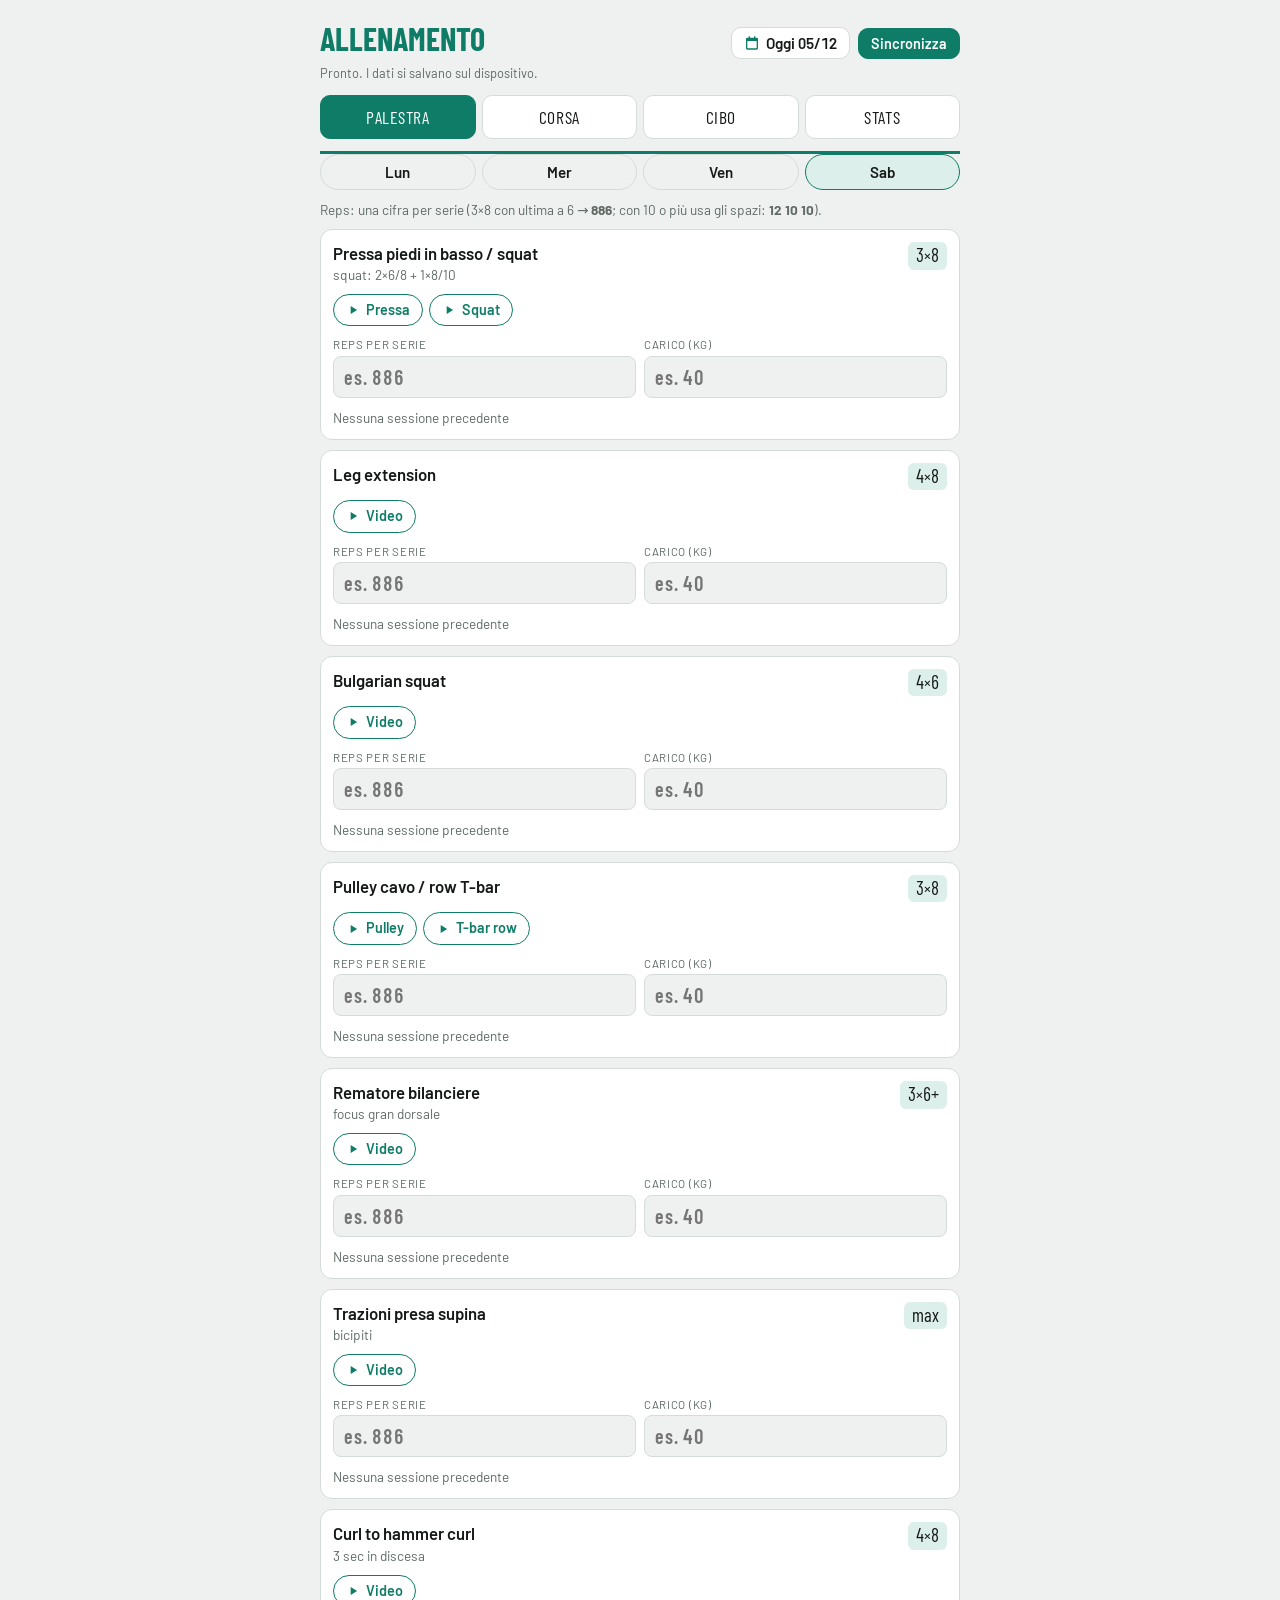
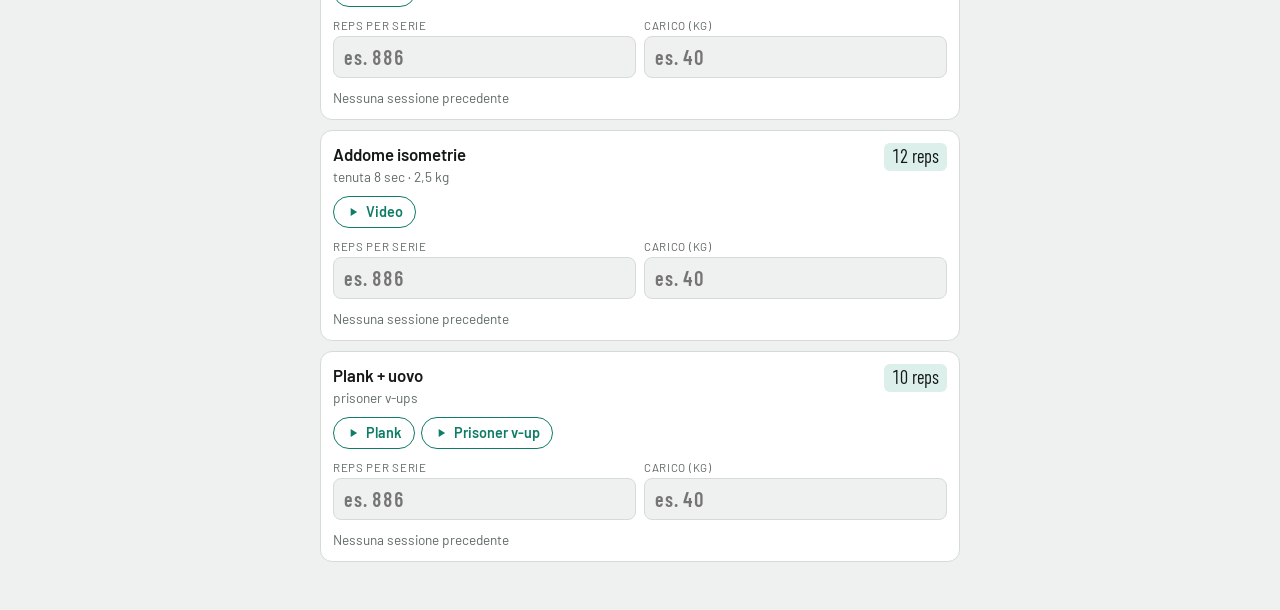
<file: allenamento/index.html>
<!doctype html>
<html lang="it">
<head>
<meta charset="utf-8">
<meta name="viewport" content="width=device-width,initial-scale=1,viewport-fit=cover">
<meta name="theme-color" content="#0E7C66" id="themeColor">
<link rel="manifest" href="manifest.webmanifest">
<link rel="icon" href="icon-192.png">
<link rel="apple-touch-icon" href="icon-192.png">
<title>Allenamento</title>
<link rel="preconnect" href="https://fonts.googleapis.com">
<link rel="stylesheet" href="https://fonts.googleapis.com/css2?family=Barlow+Condensed:wght@600;700&family=Barlow:wght@400;500;600&display=swap">
<style>
/* Layout: one column; main tabs Palestra / Corsa / Cibo / Stats, sub-tabs inside; one card per exercise, run or meal */
:root {
  --bg: #EEF1EF;
  --card: #FFFFFF;
  --fg: #151917;
  --muted: #5F6A65;
  --line: #D5DCD8;
  --accent: #0E7C66;
  --accent-ink: #FFFFFF;
  --accent-soft: #DCEFEA;
  --gym: #0E7C66;
  --run: #6A4FE0;
  --food: #C4622D;
  --water: #2F8FD0;
  --ok: #2E7D4F;
  --err: #B3261E;
  --display: "Barlow Condensed", "Arial Narrow", system-ui, sans-serif;
  --body: "Barlow", system-ui, -apple-system, sans-serif;
  padding-top: env(safe-area-inset-top, 0px); padding-bottom: env(safe-area-inset-bottom, 0px);
}
/* Each section takes its own accent: Palestra green, Corsa violet, Cibo orange, Stats blue */
body[data-sec="corsa"] { --accent: #5B3FD6; --accent-soft: #E7E2FB; --accent-ink: #FFFFFF; }
body[data-sec="cibo"] { --accent: #B9561F; --accent-soft: #F8E4D7; --accent-ink: #FFFFFF; }
body[data-sec="stats"] { --accent: #1F6FB2; --accent-soft: #DCEAF7; --accent-ink: #FFFFFF; }
@media (prefers-color-scheme: dark) {
  body[data-sec="corsa"] { --accent: #9B86FF; --accent-soft: #2A2450; --accent-ink: #150E33; }
  body[data-sec="cibo"] { --accent: #EE8A52; --accent-soft: #3A251A; --accent-ink: #2A1306; }
  body[data-sec="stats"] { --accent: #6FB2EA; --accent-soft: #17304A; --accent-ink: #061A2C; }
}
body[data-sec] h1 { color: var(--accent); }
nav { border-bottom: 3px solid var(--accent); }
body, nav, body::before { transition: background-color .2s; }
@media (prefers-color-scheme: dark) { :root {
  --bg: #0F1312; --card: #182020; --fg: #E8EEEB; --muted: #94A39D; --line: #2A3532;
  --accent: #3CC4A3; --accent-ink: #062018; --accent-soft: #173A32;
  --gym: #3CC4A3; --run: #9B86FF; --food: #EE8A52; --water: #6FB2EA; --ok: #5FC48A; --err: #F2827A; color-scheme: dark } }

body { margin: 0; background: var(--bg); color: var(--fg); font-family: var(--body); font-size: 16px; line-height: 1.4; }
[hidden] { display: none !important; }
.wrap { max-width: 640px; margin: 0 auto; padding-left: max(16px, env(safe-area-inset-left, 0px)); padding-right: max(16px, env(safe-area-inset-right, 0px)); padding-block: 16px 48px; }
body::before { content: ""; position: fixed; inset: 0 0 auto; height: env(safe-area-inset-top, 0px); z-index: 10; background: var(--bg); }

header { display: flex; align-items: baseline; justify-content: space-between; gap: 12px; flex-wrap: wrap; }
h1 { font-family: var(--display); font-size: 2rem; margin: 0; text-transform: uppercase; }
h2 { font-family: var(--display); font-size: 1.3rem; text-transform: uppercase; letter-spacing: .04em; margin: 0; }
.head-actions { display: flex; align-items: center; gap: 8px; flex-wrap: wrap; }
.date { display: flex; align-items: center; gap: 6px; color: var(--muted); font-size: .9rem; }
.date input, select { font: inherit; color: var(--fg); background: var(--card); border: 1px solid var(--line); border-radius: 8px; padding: 4px 8px; max-width: 100%; }
.status { font-size: .8rem; color: var(--muted); min-height: 1.2em; margin-top: 4px; }
.status.err { color: var(--err); }
.sub { color: var(--muted); font-size: .85rem; font-weight: 400; }
.sub.warn { color: var(--err); }
.help { color: var(--muted); font-size: .85rem; margin: 0; }

nav { position: sticky; top: env(safe-area-inset-top, 0px); z-index: 5; background: var(--bg); display: grid; grid-template-columns: repeat(4, 1fr); gap: 6px; padding-block: 12px; }
nav button { font-family: var(--display); font-size: 1.1rem; text-transform: uppercase; letter-spacing: .03em; padding: 10px 0; border-radius: 10px; border: 1px solid var(--line); background: var(--card); color: var(--fg); cursor: pointer; }
nav button[aria-selected="true"] { background: var(--accent); color: var(--accent-ink); border-color: var(--accent); }
.subnav { display: grid; gap: 6px; }
.subnav button { font: 600 .95rem var(--body); padding: 8px 0; border-radius: 999px; border: 1px solid var(--line); background: transparent; color: var(--fg); cursor: pointer; }
.subnav button[aria-pressed="true"] { border-color: var(--accent); background: var(--accent-soft); }
button:focus-visible, a:focus-visible, input:focus-visible, select:focus-visible { outline: 2px solid var(--accent); outline-offset: 2px; }

.list { display: flex; flex-direction: column; gap: 10px; }
.ss { display: flex; flex-direction: column; gap: 6px; border-left: 3px solid var(--accent); padding-left: 8px; }
.ss-label { font-family: var(--display); font-size: .85rem; letter-spacing: .1em; text-transform: uppercase; color: var(--accent); }
.card, .panel { background: var(--card); border: 1px solid var(--line); border-radius: 12px; padding: 12px; display: flex; flex-direction: column; gap: 10px; min-width: 0; }
.card.done { border-color: var(--ok); }
.card-top { display: flex; justify-content: space-between; align-items: flex-start; gap: 10px; }
.card-name { font-weight: 600; font-size: 1.05rem; min-width: 0; }
.scheme { font-family: var(--display); font-size: 1.15rem; white-space: nowrap; background: var(--accent-soft); color: var(--fg); border-radius: 6px; padding: 1px 8px; font-variant-numeric: tabular-nums; }
.scheme.run { background: color-mix(in srgb, var(--run) 18%, transparent); }
.workout { display: flex; flex-direction: column; gap: 4px; border-left: 3px solid var(--run); padding-left: 10px; }
.workout b { font-size: 1.05rem; }
.videos { display: flex; flex-wrap: wrap; gap: 6px; }
.videos a { display: inline-flex; align-items: center; gap: 6px; text-decoration: none; color: var(--accent); border: 1px solid var(--accent); border-radius: 999px; padding: 5px 12px; font-size: .9rem; font-weight: 600; }
.videos a svg { width: 14px; height: 14px; fill: currentColor; }
.log { display: grid; grid-template-columns: 1fr 1fr; gap: 8px; }
.log.log3 { grid-template-columns: 1fr 1fr 1fr; }
.log .wide { grid-column: 1 / -1; }
.log label { display: flex; flex-direction: column; gap: 3px; font-size: .72rem; text-transform: uppercase; letter-spacing: .06em; color: var(--muted); min-width: 0; }
.log input { font: 600 1.25rem/1.2 var(--display); letter-spacing: .04em; color: var(--fg); background: var(--bg); border: 1px solid var(--line); border-radius: 8px; padding: 8px 10px; width: 100%; box-sizing: border-box; font-variant-numeric: tabular-nums; }
.prev { font-size: .85rem; color: var(--muted); font-variant-numeric: tabular-nums; }
.prev b { color: var(--fg); font-weight: 600; }
.panel-head { display: flex; justify-content: space-between; align-items: center; gap: 8px; flex-wrap: wrap; }
.center { text-align: center; flex: 1; min-width: 0; }
.linkbtn { background: none; border: 0; padding: 0; color: var(--accent); font: inherit; font-weight: 600; text-decoration: underline; cursor: pointer; }

.types { display: grid; grid-template-columns: repeat(3, 1fr); gap: 6px; }
.types button { font: 600 .95rem/1.15 var(--body); padding: 10px 6px; border-radius: 10px; border: 1px solid var(--line); background: var(--bg); color: var(--fg); cursor: pointer; }
.types button small { display: block; font-weight: 400; color: var(--muted); font-size: .75rem; }
.types button[aria-pressed="true"] { border-color: var(--food); box-shadow: inset 0 0 0 1px var(--food); background: color-mix(in srgb, var(--food) 14%, transparent); }
.time { font-family: var(--display); font-size: 1.1rem; color: var(--muted); }
.check { display: inline-flex; align-items: center; gap: 6px; font: 600 .9rem var(--body); padding: 6px 12px; border-radius: 999px; border: 1px solid var(--line); background: transparent; color: var(--fg); cursor: pointer; white-space: nowrap; }
.check[aria-pressed="true"] { background: var(--ok); border-color: var(--ok); color: #fff; }
.items { display: flex; flex-direction: column; }
.item { border-top: 1px solid var(--line); padding-block: 8px; }
.item:first-child { border-top: 0; padding-top: 0; }
.item-row { display: flex; justify-content: space-between; gap: 10px; align-items: baseline; width: 100%; background: none; border: 0; color: inherit; font: inherit; text-align: left; padding: 0; }
button.item-row { cursor: pointer; }
.item-name { font-weight: 600; min-width: 0; }
.item-q { color: var(--muted); white-space: nowrap; font-variant-numeric: tabular-nums; }
.swap { font-size: .8rem; color: var(--food); font-weight: 600; }
.alts { display: flex; flex-wrap: wrap; gap: 6px; margin-top: 8px; }
.alts button { font: 500 .85rem var(--body); padding: 5px 10px; border-radius: 999px; border: 1px solid var(--line); background: var(--bg); color: var(--fg); cursor: pointer; }
.alts button[aria-pressed="true"] { border-color: var(--food); font-weight: 600; }
.note { font-size: .85rem; color: var(--food); font-weight: 600; }
.water { display: flex; align-items: center; justify-content: space-between; gap: 10px; flex-wrap: wrap; }
.glasses { display: flex; gap: 4px; flex-wrap: wrap; }
.glass { width: 22px; height: 28px; border: 2px solid var(--water); border-top: 0; border-radius: 0 0 6px 6px; background: transparent; padding: 0; cursor: pointer; }
.glass.on { background: var(--water); }
.water-n { font: 700 1.4rem var(--display); color: var(--water); font-variant-numeric: tabular-nums; }
.weigh { display: flex; align-items: center; gap: 8px; flex-wrap: wrap; }
.weigh input { font: 700 1.8rem/1.1 var(--display); width: 6.5rem; color: var(--fg); background: var(--bg); border: 1px solid var(--line); border-radius: 8px; padding: 6px 10px; font-variant-numeric: tabular-nums; }
.weigh .unit { font: 600 1.2rem var(--display); color: var(--muted); }
.shop h3 { font: 600 .8rem var(--body); text-transform: uppercase; letter-spacing: .08em; color: var(--muted); margin: 6px 0 2px; }
.shop label { display: flex; gap: 10px; align-items: center; padding: 6px 0; border-top: 1px solid var(--line); }
.shop input { width: 20px; height: 20px; accent-color: var(--food); }
.shop label.got span { text-decoration: line-through; color: var(--muted); }
.tips { margin: 0; padding-left: 20px; display: flex; flex-direction: column; gap: 8px; }

.sect { font: 600 .8rem var(--body); text-transform: uppercase; letter-spacing: .1em; color: var(--muted); margin: 10px 0 0; }
.tiles { display: grid; grid-template-columns: repeat(3, 1fr); gap: 8px; }
.tile { background: var(--card); border: 1px solid var(--line); border-radius: 12px; padding: 10px; min-width: 0; border-top: 3px solid var(--line); }
.tile.t-gym { border-top-color: var(--gym); } .tile.t-run { border-top-color: var(--run); } .tile.t-food { border-top-color: var(--food); } .tile.t-water { border-top-color: var(--water); }
.tile .k { font-size: .7rem; text-transform: uppercase; letter-spacing: .08em; color: var(--muted); }
.tile .v { font: 700 1.7rem/1.1 var(--display); font-variant-numeric: tabular-nums; }
.chart { width: 100%; height: auto; display: block; }
.chart text { fill: var(--muted); font: 17px var(--body); }
.chart .grid { stroke: var(--line); stroke-width: 1; }
.chart .val { fill: var(--fg); font-weight: 600; }
.chart rect.c-gym { fill: var(--gym); } .chart rect.c-run { fill: var(--run); } .chart rect.c-food { fill: var(--food); } .chart rect.c-water { fill: var(--water); }
.chart.c-gym { --c: var(--gym); } .chart.c-run { --c: var(--run); } .chart.c-food { --c: var(--food); }
.chart .line { fill: none; stroke: var(--c); stroke-width: 2.5; }
.chart .dot { fill: var(--c); }
.chart .area { fill: var(--c); opacity: .14; }
.legend { display: flex; gap: 14px; font-size: .8rem; color: var(--muted); }
.legend i { display: inline-block; width: 10px; height: 10px; border-radius: 2px; margin-right: 5px; vertical-align: middle; }
.legend i.c-gym { background: var(--gym); } .legend i.c-run { background: var(--run); }
.radar { width: 100%; max-width: 420px; height: auto; display: block; margin: 0 auto; }
.radar .ring { fill: none; stroke: var(--line); stroke-width: 1; }
.radar .spoke { stroke: var(--line); stroke-width: 1; }
.radar .tick { fill: var(--muted); font: 12px var(--body); }
.radar .plan { fill: none; stroke: var(--muted); stroke-width: 1.5; stroke-dasharray: 5 4; }
.radar .done { fill: var(--gym); fill-opacity: .28; stroke: var(--gym); stroke-width: 2.5; stroke-linejoin: round; }
.radar .pt { fill: var(--gym); }
.radar .lbl { fill: var(--fg); font: 600 18px var(--body); }
.radar .num { fill: var(--muted); font: 15px var(--body); font-variant-numeric: tabular-nums; }
.radar .num.low { fill: var(--err); }
.rlegend { display: flex; flex-wrap: wrap; gap: 14px; font-size: .8rem; color: var(--muted); align-items: center; }
.rlegend i { display: inline-block; width: 18px; height: 10px; border-radius: 3px; margin-right: 6px; vertical-align: -1px; }
.rlegend .l-done { background: var(--gym); opacity: .6; }
.rlegend .l-plan { border: 1.5px dashed var(--muted); height: 7px; }
.hint b { color: var(--err); }
.facts.f4 { grid-template-columns: repeat(2, 1fr); }
@media (min-width: 520px) { .facts.f4 { grid-template-columns: repeat(4, 1fr); } }
.hbar .fill.run { background: var(--run); }
.hbars { display: flex; flex-direction: column; gap: 6px; }
.hbar { display: grid; grid-template-columns: minmax(0, 9rem) 1fr auto; gap: 8px; align-items: center; font-size: .9rem; }
.hbar .name { overflow: hidden; text-overflow: ellipsis; white-space: nowrap; }
.hbar .track { height: 10px; background: var(--bg); border-radius: 5px; overflow: hidden; }
.hbar .fill { display: block; height: 100%; background: var(--food); border-radius: 5px; }
table { width: 100%; border-collapse: collapse; font-size: .9rem; font-variant-numeric: tabular-nums; }
th { text-align: left; font-weight: 500; color: var(--muted); font-size: .75rem; text-transform: uppercase; letter-spacing: .06em; padding: 4px 6px; border-bottom: 1px solid var(--line); }
td { padding: 6px; border-bottom: 1px solid var(--line); }
td.num, th.num { text-align: right; white-space: nowrap; }
td.muted { color: var(--muted); font-size: .85rem; }
.up { color: var(--accent); font-weight: 600; }
.tbl { overflow-x: auto; }
.empty { color: var(--muted); font-size: .9rem; margin: 0; }

.btns { display: flex; flex-wrap: wrap; gap: 8px; }
.btn { font: 600 .95rem var(--body); padding: 8px 14px; border-radius: 10px; border: 1px solid var(--accent); background: var(--accent); color: var(--accent-ink); cursor: pointer; }
.btn.ghost { background: transparent; color: var(--accent); }
.btn.small { padding: 6px 12px; font-size: .9rem; }
.btn.dirty::after { content: ""; display: inline-block; width: 8px; height: 8px; border-radius: 50%; background: var(--err); margin-left: 6px; vertical-align: middle; }
.panel.demo { border-color: var(--accent); background: var(--accent-soft); }
#syncPanel { margin-top: 8px; }

/* Day button in the header (opens the calendar) */
.datebtn { display: inline-flex; align-items: center; gap: 6px; font: 600 .95rem var(--body); color: var(--fg); background: var(--card); border: 1px solid var(--line); border-radius: 10px; padding: 6px 12px; cursor: pointer; font-variant-numeric: tabular-nums; }
.datebtn svg { width: 16px; height: 16px; fill: var(--accent); }

/* Stats tiles open a detail sheet */
button.tile { font: inherit; color: inherit; text-align: left; cursor: pointer; position: relative; width: 100%; }
button.tile::after { content: "›"; position: absolute; right: 8px; top: 4px; color: var(--muted); font-size: 1.2rem; line-height: 1; }
.tile .k, .tile .v { display: block; }
button.tile:active { transform: scale(.98); }

/* Bottom sheet */
body.noscroll { overflow: hidden; }
.sheet { position: fixed; inset: 0; z-index: 20; display: flex; align-items: flex-end; justify-content: center; }
.sheet-bg { position: absolute; inset: 0; background: rgb(0 0 0 / .45); }
.sheet[data-kind="gym"] { --k: var(--gym); } .sheet[data-kind="run"] { --k: var(--run); }
.sheet[data-kind="weight"], .sheet[data-kind="meals"] { --k: var(--food); } .sheet[data-kind="water"] { --k: var(--water); }
.sheet[data-kind="cal"] { --k: var(--accent); }
.sheet-card { --accent: var(--k); --accent-soft: color-mix(in srgb, var(--k) 16%, transparent); --accent-ink: var(--card);
  position: relative; width: 100%; max-width: 640px; box-sizing: border-box; max-height: 90vh; max-height: 90dvh; overflow-y: auto; overscroll-behavior: contain;
  background: var(--bg); border-radius: 18px 18px 0 0; padding: 8px max(16px, env(safe-area-inset-left, 0px)) calc(20px + env(safe-area-inset-bottom, 0px));
  box-shadow: 0 -8px 30px rgb(0 0 0 / .25); animation: sheetUp .22s ease-out; }
@keyframes sheetUp { from { transform: translateY(40px); opacity: 0; } }
.sheet-grab { width: 40px; height: 4px; border-radius: 2px; background: var(--line); margin: 0 auto 2px; }
.sheet-head { display: flex; justify-content: space-between; align-items: center; gap: 8px; position: sticky; top: -8px; z-index: 2; background: var(--bg); padding-block: 8px; }
.sheet-head h2 { font-size: 1.7rem; color: var(--k); }
.sheet-body { display: flex; flex-direction: column; gap: 10px; }
.pills { display: flex; gap: 6px; flex-wrap: wrap; }
.pills button { flex: 1; font: 600 .9rem var(--body); padding: 7px 10px; border-radius: 999px; border: 1px solid var(--line); background: transparent; color: var(--fg); cursor: pointer; white-space: nowrap; }
.pills button[aria-pressed="true"] { border-color: var(--k); background: color-mix(in srgb, var(--k) 16%, transparent); }
.daychart { touch-action: manipulation; cursor: pointer; }
.daychart.c-water { --c: var(--water); }
.daychart rect.bar { fill: var(--c); opacity: .45; }
.daychart rect.bar.on { opacity: 1; }
.daychart rect.selcol { fill: var(--c); opacity: .1; }
.daychart rect.hit { fill: transparent; }
.daychart .dot.on { stroke: var(--card); stroke-width: 3; }
.daychart text.selv { fill: var(--fg); font-weight: 700; }
.dayhead { display: flex; align-items: center; justify-content: space-between; gap: 8px; }
.dayhead h3 { font: 700 1.25rem var(--display); text-transform: uppercase; letter-spacing: .03em; margin: 0; text-align: center; flex: 1; }
.facts { display: grid; grid-template-columns: repeat(auto-fit, minmax(92px, 1fr)); gap: 8px; }
.sheet-body > .facts .fact { background: var(--card); border: 1px solid var(--line); border-top: 3px solid var(--k); }
.fact { background: var(--bg); border-radius: 10px; padding: 8px 10px; }
.fact .k { display: block; font-size: .7rem; text-transform: uppercase; letter-spacing: .08em; color: var(--muted); }
.fact .v { display: block; font: 700 1.35rem/1.15 var(--display); font-variant-numeric: tabular-nums; }
.mealrow { display: flex; justify-content: space-between; gap: 8px; padding: 6px 0; border-top: 1px solid var(--line); }
.mealrow:first-child { border-top: 0; }
.mealrow .ok { color: var(--ok); font-weight: 600; } .mealrow .no { color: var(--muted); }

/* Pie (donut) and goal rings */
.msg { margin: 0; font-size: 1rem; font-weight: 600; line-height: 1.35; }
.donutbox { display: flex; align-items: center; gap: 16px; flex-wrap: wrap; }
.donut { width: 132px; height: 132px; flex: none; }
.donut circle { fill: none; stroke-width: 24; }
.donut .track { stroke: var(--line); opacity: .45; }
.donut.rings circle { stroke-width: 17; stroke-linecap: round; }
.donut.rings .rtrack { opacity: .16; }
.donut .dc { fill: var(--fg); font: 700 46px var(--display); text-anchor: middle; font-variant-numeric: tabular-nums; }
.donut .dc.small { font-size: 34px; }
.donut .ds { fill: var(--muted); font: 500 17px var(--body); text-anchor: middle; }
.dleg { list-style: none; margin: 0; padding: 0; display: flex; flex-direction: column; gap: 8px; flex: 1; min-width: 130px; }
.dleg li { display: flex; align-items: center; gap: 8px; font-size: .95rem; }
.dleg i { width: 12px; height: 12px; border-radius: 4px; flex: none; }
.dleg span { flex: 1; color: var(--muted); }
.dleg b { font: 700 1.25rem var(--display); font-variant-numeric: tabular-nums; }
@media (max-width: 360px) { .donut { width: 112px; height: 112px; } }

/* Calendar */
.cal-nav { display: flex; align-items: center; justify-content: space-between; gap: 8px; }
.cal-nav h3 { font: 700 1.3rem var(--display); text-transform: uppercase; letter-spacing: .03em; margin: 0; flex: 1; text-align: center; }
.cal { display: grid; grid-template-columns: repeat(7, 1fr); gap: 2px; }
.cal-w { text-align: center; font-size: .72rem; color: var(--muted); text-transform: uppercase; letter-spacing: .06em; padding-block: 4px; }
.cal-d { display: flex; flex-direction: column; align-items: center; gap: 4px; padding: 7px 0 6px; min-height: 50px; border: 0; border-radius: 10px; background: transparent; color: var(--fg); font: 600 1.05rem var(--body); font-variant-numeric: tabular-nums; cursor: pointer; }
.cal-d.out { opacity: .4; }
.cal-d.today .n { color: var(--accent); text-decoration: underline 2px; text-underline-offset: 3px; }
.cal-d.sel { background: var(--accent-soft); box-shadow: inset 0 0 0 2px var(--accent); }
.dots { display: flex; gap: 3px; height: 8px; }
.dots i { width: 8px; height: 8px; border-radius: 50%; display: block; }
i.d-gym { background: var(--gym); } i.d-run { background: var(--run); }
.cal-legend { display: flex; gap: 14px; justify-content: center; font-size: .8rem; color: var(--muted); }
.cal-legend i { display: inline-block; width: 8px; height: 8px; border-radius: 50%; margin-right: 5px; vertical-align: middle; }
.daysum { display: flex; flex-direction: column; gap: 6px; }
.daysum .row { display: flex; gap: 8px; align-items: baseline; }
.daysum .row i { flex: none; width: 9px; height: 9px; border-radius: 50%; transform: translateY(-1px); }
@media (prefers-reduced-motion: reduce) { .sheet-card { animation: none; } button.tile:active { transform: none; } }
@media (max-width: 380px) { nav button { font-size: 1rem; } .tile .v { font-size: 1.4rem; } .log.log3 { grid-template-columns: 1fr 1fr; } .types button { font-size: .85rem; } }
@media (prefers-reduced-motion: reduce) { * { scroll-behavior: auto !important; } }
</style>
</head>
<body>
<div class="wrap">
  <header>
    <h1>Allenamento</h1>
    <div class="head-actions">
      <input type="hidden" id="date">
      <button class="datebtn" id="dateBtn" aria-haspopup="dialog"><svg viewBox="0 0 24 24" aria-hidden="true"><path d="M7 2v2H5a2 2 0 0 0-2 2v14a2 2 0 0 0 2 2h14a2 2 0 0 0 2-2V6a2 2 0 0 0-2-2h-2V2h-2v2H9V2H7zm-2 7h14v11H5V9z"/></svg><span id="dateLabel"></span></button>
      <button class="btn ghost small" id="installBtn" hidden>Installa app</button>
      <button class="btn small" id="syncBtn">Sincronizza</button>
    </div>
  </header>
  <div class="status" id="status"></div>
  <section class="panel" id="syncPanel" hidden>
    <div class="panel-head"><h2>Sincronizza con il NAS</h2><button class="btn ghost small" id="syncClose">Chiudi</button></div>
    <div id="syncBody"></div>
    <div class="status" id="syncMsg"></div>
    <div class="sub" id="syncInfo"></div>
  </section>
  <nav role="tablist" id="tabs"></nav>
  <main class="list" id="list"></main>
</div>
<div class="sheet" id="sheet" hidden>
  <div class="sheet-bg" id="sheetBg"></div>
  <div class="sheet-card" role="dialog" aria-modal="true" aria-labelledby="sheetTitle">
    <div class="sheet-grab"></div>
    <div class="sheet-head"><h2 id="sheetTitle"></h2><button class="btn ghost small" id="sheetClose">Chiudi</button></div>
    <div class="sheet-body" id="sheetBody"></div>
  </div>
</div>
<script src="config.js"></script>
<script>
// ---------- Contenuti dal file config.js del cliente ----------
const APP = CONFIG.app || {};
const GYM = CONFIG.gym || {};
const RUN = CONFIG.run && Object.keys(CONFIG.run).length ? CONFIG.run : null;
const RUN_INFO = CONFIG.runInfo || {};
const FOOD_CFG = CONFIG.food || null;
const g = (s) => s.split("|").map((x) => { const m = x.trim().match(/^(.*?)\s+(\d[\d,.]*\s*(?:g|ml|cucchiai|cucchiaino|uova|uovo|banana|mela|pera|kiwi|pesca|arancia|mozzarella|fette|fetta|vasetto)|\d+\s*\w+)$/); return m ? [m[1], m[2]] : [x.trim(), ""]; });
const FOOD = FOOD_CFG ? FOOD_CFG.plans : { riposo: { name: "", sub: "", meals: [] } };
for (const d of Object.values(FOOD)) for (const m of d.meals) m.items = m.items.map((x) => typeof x === "string" ? g(x) : x);
const SHOP = (FOOD_CFG && FOOD_CFG.shop) || [];
const TIPS = (FOOD_CFG && FOOD_CFG.tips) || [];
const HAS = { gym: Object.keys(GYM).length > 0, run: !!RUN, food: !!FOOD_CFG };
const RUN_LEN = RUN ? Math.max(...Object.values(RUN).map((x) => x.weeks.length)) : 1;
const foodType = (t) => FOOD[t] ? t : Object.keys(FOOD)[0];
document.title = APP.name || "Allenamento";

// ---------- Helpers ----------
const $ = (id) => document.getElementById(id);
const PLAY = '<svg viewBox="0 0 24 24" aria-hidden="true"><path d="M8 5v14l11-7z"/></svg>';
function esc(s) { return String(s).replace(/[&<>"]/g, (c) => ({ "&": "&amp;", "<": "&lt;", ">": "&gt;", '"': "&quot;" }[c])); }
function todayKey(d = new Date()) { return d.getFullYear() + "-" + String(d.getMonth() + 1).padStart(2, "0") + "-" + String(d.getDate()).padStart(2, "0"); }
function fmtDate(key) { const [, m, d] = key.split("-"); return d + "/" + m; }
function addDays(key, n) { const d = new Date(key + "T12:00"); d.setDate(d.getDate() + n); return todayKey(d); }
function weekday(key) { return new Date(key + "T12:00").getDay(); }
function weekStart(key) { return addDays(key, -((weekday(key) + 6) % 7)); }
function setStatus(t, err) { $("status").textContent = t; $("status").classList.toggle("err", !!err); }
function vids(list) { return `<div class="videos">${list.map(([l, q]) => `<a href="https://www.youtube.com/results?search_query=${encodeURIComponent(q)}" target="_blank" rel="noopener">${PLAY}${esc(l)}</a>`).join("")}</div>`; }
function kgNum(s) { const n = parseFloat(String(s || "").replace(",", ".")); return isFinite(n) ? n : null; }
function fmt1(v) { return (Math.round(v * 10) / 10).toFixed(1).replace(".", ","); }
// "886" -> [8,8,6]; "12 10 10" -> [12,10,10]; "121010" -> [12,10,10]
function parseReps(s) {
  s = String(s || "").trim();
  if (!s) return [];
  if (/[^0-9]/.test(s)) return s.split(/[^0-9]+/).filter(Boolean).map(Number);
  const out = [];
  for (let i = 0; i < s.length; i++) {
    if (s[i] === "1" && i + 1 < s.length && s.length > 1) { out.push(Number(s.slice(i, i + 2))); i++; }
    else out.push(Number(s[i]));
  }
  return out;
}
// "25:30" or "1:02:10" -> seconds
function parseTime(s) {
  const p = String(s || "").trim().replace(/[.,]/g, ":").split(":").map(Number);
  if (!p.length || p.some((x) => !isFinite(x))) return null;
  const sec = p.length === 3 ? p[0] * 3600 + p[1] * 60 + p[2] : p.length === 2 ? p[0] * 60 + p[1] : p[0] * 60;
  return sec > 0 ? sec : null;
}
function fmtPace(sec) { if (!sec || !isFinite(sec)) return "–"; sec = Math.round(sec); return Math.floor(sec / 60) + ":" + String(sec % 60).padStart(2, "0"); }

const GYM_EX = {};   // exId -> { ex, dayKey }
for (const [dk, d] of Object.entries(GYM)) for (const it of d.items) for (const ex of (it.ss || [it])) GYM_EX[ex.id] = { ex, dayKey: dk };
const WDN = { dom: 0, lun: 1, mar: 2, mer: 3, gio: 4, ven: 5, sab: 6 };
const GYM_WD = Object.fromEntries(Object.keys(GYM).filter((k) => k in WDN).map((k) => [WDN[k], k]));

// ---------- Data (stesse chiavi delle due app precedenti, così i dati già salvati restano) ----------
const NS = CONFIG.id ? CONFIG.id + "-" : "";
const K = { gym: NS + "scheda-logs", run: NS + "corsa-logs", diet: NS + "dieta-days", shop: NS + "dieta-spesa", meta: NS + "allenamento-sync", runStart: NS + "corsa-inizio" };
function load(k, def) { try { return JSON.parse(localStorage.getItem(k) || "") || def; } catch (e) { return def; } }
const G = load(K.gym, {});     // exId -> { date: { r, kg, t } }
const R = load(K.run, {});     // date -> { s: "A"|"B"|"X", km, time, split, rpe, note, t }
const D = load(K.diet, {});    // date -> { type?, meals, water, kg, t }
let shop = load(K.shop, {});
let runStart = (() => { try { return localStorage.getItem(K.runStart); } catch (e) { return null; } })();
if (!runStart) { runStart = weekStart(todayKey()); try { localStorage.setItem(K.runStart, runStart); } catch (e) {} }

function persist() {
  try {
    localStorage.setItem(K.gym, JSON.stringify(G));
    localStorage.setItem(K.run, JSON.stringify(R));
    localStorage.setItem(K.diet, JSON.stringify(D));
    return true;
  } catch (e) { setStatus("Non riesco a salvare sul dispositivo (memoria piena o bloccata).", true); return false; }
}
let saveTimer;
function queueSave() {
  clearTimeout(saveTimer);
  setStatus("Salvataggio…");
  saveTimer = setTimeout(() => { if (persist()) setStatus("Salvato sul dispositivo ✓"); refreshSyncInfo(); }, 400);
}

// demo data lives only in memory
let demo = null;   // { label, G, R, D }
const SG = () => demo ? demo.G : G, SR = () => demo ? demo.R : R, SD = () => demo ? demo.D : D;
const hasG = (e) => e && (e.r || e.kg);
const hasR = (e) => e && (e.km || e.time);
function gymDates(GG) { const s = new Set(); for (const h of Object.values(GG)) for (const [d, e] of Object.entries(h)) if (hasG(e)) s.add(d); return s; }

// ---------- Alimentazione: tipo di giornata automatico ----------
function autoType(key, GG = G, RR = R) {
  const t = (k, why) => [foodType(k), why];
  for (const h of Object.values(GG)) if (hasG(h[key])) return t("pesi", "hai segnato la palestra");
  if (hasR(RR[key])) return t("corsa", "hai segnato una corsa");
  const wd = weekday(key);
  if (GYM_WD[wd]) return t("pesi", "oggi è giorno di palestra");
  if (RUN && Object.values(RUN).some((x) => (x.wd || []).includes(wd))) return t("corsa", "oggi è giorno di corsa");
  return t("riposo", "nessun allenamento previsto");
}
function dietDay(key, DD = D, GG = G, RR = R) {
  const d = DD[key] || { meals: {}, water: 0, t: 0 };
  const [auto, why] = autoType(key, GG, RR);
  return { ...d, type: foodType(d.type || auto), auto: !d.type, why };
}
function mealPct(k, DD = D, GG = G, RR = R) {
  const d = DD[k]; if (!d) return null;
  const ms = FOOD[dietDay(k, DD, GG, RR).type].meals;
  return ms.length ? Math.round(100 * ms.filter((m) => (d.meals || {})[m.id]?.done).length / ms.length) : null;
}
function touchDiet(key, patch) {
  const cur = D[key] || { meals: {}, water: 0, t: 0 };
  D[key] = { ...cur, ...patch, t: Date.now() };
  queueSave();
}

// ---------- Navigation ----------
const TABS = {};
if (HAS.gym) TABS.palestra = "Palestra";
if (HAS.run) TABS.corsa = "Corsa";
if (HAS.food) TABS.cibo = "Cibo";
TABS.stats = "Stats";
const dateEl = $("date");
dateEl.value = todayKey();
let tab, gymDay, foodSub = "pasti", runWeekOffset = 0, chartEx = null;
function defaults(key) {
  const wd = weekday(key);
  gymDay = GYM_WD[wd] || nextGymDay(key);
  const want = GYM_WD[wd] ? "palestra" : RUN && Object.values(RUN).some((x) => (x.wd || []).includes(wd)) ? "corsa" : "cibo";
  return TABS[want] ? want : Object.keys(TABS)[0];
}
function nextGymDay(key) { for (let i = 0; i < 7; i++) { const k = GYM_WD[weekday(addDays(key, i))]; if (k) return k; } return Object.keys(GYM)[0]; }
const h0 = location.hash.slice(1);
tab = defaults(dateEl.value);
if (TABS[h0]) tab = h0;

function selectTab(k) {
  if (k !== "stats") demo = null;
  tab = k;
  try { history.replaceState(null, "", "#" + k); } catch (e) {}
  renderTabs(); render(); window.scrollTo({ top: 0 });
}
function renderTabs() {
  $("tabs").innerHTML = "";
  for (const [k, label] of Object.entries(TABS)) {
    const b = document.createElement("button");
    b.id = "tab-" + k; b.setAttribute("role", "tab"); b.textContent = label;
    b.setAttribute("aria-selected", k === tab);
    b.onclick = () => selectTab(k);
    $("tabs").appendChild(b);
  }
}
function subnav(items, cur, onPick) {
  const el = document.createElement("div");
  el.className = "subnav";
  el.style.gridTemplateColumns = `repeat(${items.length}, 1fr)`;
  for (const [k, label] of items) {
    const b = document.createElement("button");
    b.textContent = label; b.setAttribute("aria-pressed", k === cur);
    b.onclick = () => { onPick(k); render(); };
    el.appendChild(b);
  }
  return el;
}
const SEC_COLOR = { palestra: "#0E7C66", corsa: "#5B3FD6", cibo: "#B9561F", stats: "#1F6FB2" };
const DOW = ["Dom", "Lun", "Mar", "Mer", "Gio", "Ven", "Sab"];
const DOW_FULL = ["Domenica", "Lunedì", "Martedì", "Mercoledì", "Giovedì", "Venerdì", "Sabato"];
const MONTHS = ["gennaio", "febbraio", "marzo", "aprile", "maggio", "giugno", "luglio", "agosto", "settembre", "ottobre", "novembre", "dicembre"];
function longDate(k) { const [y, m, d] = k.split("-").map(Number); return DOW_FULL[weekday(k)] + " " + d + " " + MONTHS[m - 1] + (y !== new Date().getFullYear() ? " " + y : ""); }
function render() {
  document.body.dataset.sec = tab;
  const dk = dateEl.value;
  $("dateLabel").textContent = (dk === todayKey() ? "Oggi" : DOW[weekday(dk)]) + " " + fmtDate(dk);
  $("dateBtn").setAttribute("aria-label", "Giorno: " + longDate(dk) + ". Apri il calendario");
  const tc = $("themeColor"); if (tc) tc.content = SEC_COLOR[tab];
  ({ palestra: renderGym, corsa: renderRun, cibo: renderFood, stats: renderStats })[tab]();
}

// ---------- Palestra ----------
function gymPrev(exId) {
  const h = G[exId] || {}, cur = dateEl.value;
  const past = Object.keys(h).filter((k) => k < cur && hasG(h[k])).sort().reverse().slice(0, 3);
  if (!past.length) return "Nessuna sessione precedente";
  return "Prima: " + past.map((k) => `<b>${esc(h[k].r || "–")}</b>${h[k].kg ? " · " + esc(h[k].kg) + " kg" : ""} <span>(${fmtDate(k)})</span>`).join(" &nbsp; ");
}
function gymCard(ex) {
  const el = document.createElement("section");
  el.className = "card";
  const cur = (G[ex.id] || {})[dateEl.value] || {};
  el.innerHTML = `
    <div class="card-top">
      <div class="card-name">${esc(ex.n)}${ex.note ? `<div class="sub">${esc(ex.note)}</div>` : ""}</div>
      <span class="scheme">${esc(ex.s)}</span>
    </div>
    ${vids(ex.v)}
    <div class="log">
      <label>Reps per serie<input id="r-${ex.id}" inputmode="numeric" autocomplete="off" placeholder="es. 886" value="${esc(cur.r || "")}"></label>
      <label>Carico (kg)<input id="kg-${ex.id}" inputmode="decimal" autocomplete="off" placeholder="es. 40" value="${esc(cur.kg || "")}"></label>
    </div>
    <div class="prev">${gymPrev(ex.id)}</div>`;
  for (const f of ["r", "kg"]) {
    const inp = el.querySelector(`#${f}-${CSS.escape(ex.id)}`);
    inp.addEventListener("input", () => {
      const k = dateEl.value;
      G[ex.id] = G[ex.id] || {};
      G[ex.id][k] = { ...(G[ex.id][k] || {}), [f]: inp.value.trim(), t: Date.now() };
      queueSave();
    });
  }
  return el;
}
function renderGym() {
  const list = $("list");
  list.innerHTML = "";
  list.appendChild(subnav(Object.entries(GYM).map(([k, d]) => [k, d.name]), gymDay, (k) => { gymDay = k; }));
  list.insertAdjacentHTML("beforeend", `<p class="help">Reps: una cifra per serie (3×8 con ultima a 6 → <b>886</b>; con 10 o più usa gli spazi: <b>12 10 10</b>).</p>`);
  for (const it of GYM[gymDay].items) {
    if (it.ss) {
      const g = document.createElement("div");
      g.className = "ss";
      g.innerHTML = '<div class="ss-label">Superserie</div>';
      it.ss.forEach((ex) => g.appendChild(gymCard(ex)));
      list.appendChild(g);
    } else list.appendChild(gymCard(it));
  }
}

// ---------- Corsa ----------
function runWeekIndex(key) { return Math.floor((new Date(weekStart(key) + "T12:00") - new Date(runStart + "T12:00")) / (7 * 864e5)); }
function runPrev(sess, before) {
  const ks = Object.keys(R).filter((k) => k < before && R[k].s === sess && hasR(R[k])).sort();
  return ks.length ? [ks[ks.length - 1], R[ks[ks.length - 1]]] : null;
}
function paceOf(e) { const sec = parseTime(e.time), km = kgNum(e.km); return sec && km ? sec / km : null; }
function runCard(sess, wk) {
  const P = RUN[sess], w = P.weeks[((wk % P.weeks.length) + P.weeks.length) % P.weeks.length];
  const key = dateEl.value, cur = R[key] && R[key].s === sess ? R[key] : {};
  const other = R[key] && hasR(R[key]) && R[key].s !== sess;
  const prev = runPrev(sess, key);
  const el = document.createElement("section");
  el.className = "card";
  el.innerHTML = `
    <div class="card-top">
      <div class="card-name">${esc(P.name)}<div class="sub">${esc(P.when)}</div></div>
      <span class="scheme run">Seduta ${Object.keys(RUN).indexOf(sess) + 1}</span>
    </div>
    <div class="workout"><b>${esc(w.t)}</b><div>${esc(w.d)}</div><div class="sub">${esc(P.warm)}</div></div>
    ${vids([...(w.v || []), ...P.v])}
    ${other ? `<div class="sub warn">Il ${fmtDate(key)} hai già segnato l'altra seduta: salvando qui la sostituisci.</div>` : ""}
    <div class="log log3">
      <label>Km totali<input id="km-${sess}" inputmode="decimal" autocomplete="off" placeholder="es. 5" value="${esc(cur.km || "")}"></label>
      <label>Tempo totale<input id="time-${sess}" inputmode="numeric" autocomplete="off" placeholder="es. 27:30" value="${esc(cur.time || "")}"></label>
      <label>Fatica 1–10<input id="rpe-${sess}" inputmode="numeric" autocomplete="off" placeholder="es. 7" value="${esc(cur.rpe || "")}"></label>
      ${P.split ? `<label class="wide">${esc(P.split)}<input id="split-${sess}" inputmode="numeric" autocomplete="off" placeholder="es. 4:45" value="${esc(cur.split || "")}"></label>` : ""}
    </div>
    <div class="prev" id="pace-${sess}">${cur.km && cur.time ? "Ritmo medio: <b>" + fmtPace(paceOf(cur)) + " /km</b>" : ""}</div>
    <div class="prev">${prev ? `Ultima volta (${fmtDate(prev[0])}): <b>${esc(prev[1].km || "–")} km</b> in <b>${esc(prev[1].time || "–")}</b>${paceOf(prev[1]) ? " · " + fmtPace(paceOf(prev[1])) + " /km" : ""}${prev[1].split ? " · parte veloce " + esc(prev[1].split) + " /km" : ""}` : "Nessuna seduta precedente"}</div>`;
  for (const f of ["km", "time", "rpe", "split"]) {
    const inp = el.querySelector(`#${f}-${sess}`);
    if (!inp) continue;
    inp.addEventListener("input", () => {
      const base = R[key] && R[key].s === sess ? R[key] : { s: sess };
      R[key] = { ...base, s: sess, [f]: inp.value.trim(), t: Date.now() };
      const p = paceOf(R[key]);
      el.querySelector(`#pace-${sess}`).innerHTML = p ? "Ritmo medio: <b>" + fmtPace(p) + " /km</b>" : "";
      queueSave();
    });
  }
  return el;
}
function renderRun() {
  const list = $("list");
  const wk = runWeekIndex(dateEl.value) + runWeekOffset;
  const n = ((wk % RUN_LEN) + RUN_LEN) % RUN_LEN;
  list.innerHTML = `
    <section class="panel">
      <div class="panel-head">
        <button class="btn ghost small" id="wkPrev" aria-label="Settimana precedente">◀</button>
        <div class="center"><h2>Settimana ${n + 1} di ${RUN_LEN}</h2><div class="sub">${runWeekOffset ? (runWeekOffset > 0 ? "+" : "") + runWeekOffset + " rispetto a questa" : "questa settimana"} ${RUN_INFO.label ? " · " + esc(RUN_INFO.label) : ""}</div></div>
        <button class="btn ghost small" id="wkNext" aria-label="Settimana successiva">▶</button>
      </div>
      <div class="sub">Segni la corsa sul giorno scelto in alto (${fmtDate(dateEl.value)}). ${esc(RUN_INFO.note || "")}</div>
    </section>`;
  for (const sess of Object.keys(RUN)) list.appendChild(runCard(sess, wk));
  list.insertAdjacentHTML("beforeend", `<section class="panel"><div class="sub">Il blocco è iniziato la settimana del ${fmtDate(runStart)}. <button class="linkbtn" id="wkReset">Fai ripartire da questa settimana</button></div></section>`);
  $("wkPrev").onclick = () => { runWeekOffset--; renderRun(); };
  $("wkNext").onclick = () => { runWeekOffset++; renderRun(); };
  $("wkReset").onclick = () => { runStart = weekStart(todayKey()); runWeekOffset = 0; try { localStorage.setItem(K.runStart, runStart); } catch (e) {} renderRun(); setStatus("Blocco di corsa ripartito dalla settimana 1."); };
}

// ---------- Cibo ----------
const open = {};
function renderFood() {
  const list = $("list");
  list.innerHTML = "";
  list.appendChild(subnav([["pasti", "Pasti"], ["peso", "Peso"], ["spesa", "Spesa"], ["info", "Info"]], foodSub, (k) => { foodSub = k; }));
  ({ pasti: renderMeals, peso: renderWeight, spesa: renderShop, info: renderTips })[foodSub](list);
}
function renderMeals(list) {
  const key = dateEl.value, d = dietDay(key), plan = FOOD[d.type];
  const types = document.createElement("section");
  types.className = "panel";
  types.innerHTML = `<div class="types">${Object.entries(FOOD).map(([k, p]) => `<button data-type="${k}" aria-pressed="${k === d.type}">${esc(p.name)}<small>${esc(p.sub)}</small></button>`).join("")}</div>
    <div class="sub">${d.auto ? `Automatico: ${esc(d.why)}. Tocca un altro tipo per cambiarlo.` : `Scelto da te. <button class="linkbtn" id="typeAuto">Torna automatico</button>`}</div>`;
  types.querySelectorAll("[data-type]").forEach((b) => b.onclick = () => { touchDiet(key, { type: b.dataset.type }); renderFood(); });
  list.appendChild(types);
  if (!d.auto) $("typeAuto").onclick = () => { const c = { ...D[key] }; delete c.type; D[key] = { ...c, t: Date.now() }; queueSave(); renderFood(); };

  const w = d.water || 0;
  list.insertAdjacentHTML("beforeend", `
    <section class="panel">
      <div class="water">
        <div><h2>Acqua</h2><div class="sub">Obiettivo 2–2,5 L · un bicchiere = 250 ml</div></div>
        <div class="water-n">${(w * 0.25).toFixed(2).replace(".", ",")} L</div>
      </div>
      <div class="glasses">${Array.from({ length: Math.max(10, w + 1) }, (_, i) => `<button class="glass${i < w ? " on" : ""}" data-i="${i}" aria-label="Bicchiere ${i + 1}"></button>`).join("")}</div>
    </section>`);
  list.querySelectorAll(".glass").forEach((b) => b.onclick = () => {
    const i = +b.dataset.i, cur = dietDay(key).water || 0;
    touchDiet(key, { water: cur === i + 1 ? i : i + 1 }); renderFood();
  });

  for (const m of plan.meals) {
    const st = (d.meals || {})[m.id] || {};
    const el = document.createElement("section");
    el.className = "card" + (st.done ? " done" : "");
    el.innerHTML = `
      <div class="card-top">
        <div><h2>${esc(m.n)}</h2><div class="time">${m.h}</div></div>
        <button class="check" aria-pressed="${!!st.done}" data-act="done">${st.done ? "✓ Fatto" : "Segna fatto"}</button>
      </div>
      ${m.note ? `<div class="note">${esc(m.note)}</div>` : ""}
      <div class="items">${m.items.map((opts, i) => {
        const p = (st.pick || {})[i] || 0, [n, q] = opts[p], ok = m.id + ":" + i;
        if (opts.length === 1) return `<div class="item"><div class="item-row"><span class="item-name">${esc(n)}</span><span class="item-q">${esc(q)}</span></div></div>`;
        return `<div class="item">
          <button class="item-row" data-act="toggle" data-i="${i}" aria-expanded="${!!open[ok]}">
            <span class="item-name">${esc(n)} <span class="swap">${open[ok] ? "▲" : "⇄ " + (opts.length - 1) + " alternative"}</span></span><span class="item-q">${esc(q)}</span>
          </button>
          ${open[ok] ? `<div class="alts">${opts.map(([an, aq], j) => `<button aria-pressed="${j === p}" data-act="pick" data-i="${i}" data-j="${j}">${esc(an)} · ${esc(aq)}</button>`).join("")}</div>` : ""}
        </div>`;
      }).join("")}</div>`;
    el.onclick = (ev) => {
      const b = ev.target.closest("[data-act]");
      if (!b) return;
      const meals = JSON.parse(JSON.stringify((D[key] || {}).meals || {}));
      const ms = meals[m.id] = meals[m.id] || {};
      if (b.dataset.act === "done") { ms.done = !ms.done; touchDiet(key, { meals }); }
      else if (b.dataset.act === "toggle") { open[m.id + ":" + b.dataset.i] = !open[m.id + ":" + b.dataset.i]; }
      else if (b.dataset.act === "pick") { ms.pick = ms.pick || {}; ms.pick[b.dataset.i] = +b.dataset.j; open[m.id + ":" + b.dataset.i] = false; touchDiet(key, { meals }); }
      renderFood();
    };
    list.appendChild(el);
  }
}
function weights(DD) { return Object.keys(DD).filter((k) => DD[k].kg).sort().map((k) => ({ k, v: DD[k].kg })); }
function diffKg(a, b) { const d = a - b; return (d > 0 ? "+" : d < 0 ? "−" : "") + fmt1(Math.abs(d)); }
function renderWeight(list) {
  const key = dateEl.value, cur = D[key] && D[key].kg;
  const ws = weights(D), last = ws[ws.length - 1], first = ws[0];
  const weekAgo = last ? [...ws].reverse().find((w) => w.k <= addDays(last.k, -7)) : null;
  list.insertAdjacentHTML("beforeend", `
    <section class="panel">
      <h2>Peso del ${fmtDate(key)}</h2>
      <div class="weigh">
        <input id="kgIn" inputmode="decimal" autocomplete="off" placeholder="es. 75,4" value="${cur ? fmt1(cur) : ""}" aria-label="Peso in kg">
        <span class="unit">kg</span>
        <button class="btn" id="kgSave">${cur ? "Aggiorna" : "Salva"}</button>
        ${cur ? '<button class="btn ghost" id="kgDel">Cancella</button>' : ""}
      </div>
      <div class="sub">Pesati possibilmente sempre alla stessa ora, al mattino a digiuno. Per un altro giorno cambia la data in alto.</div>
    </section>
    ${last ? `<div class="tiles">
      <div class="tile"><div class="k">Ultimo</div><div class="v">${fmt1(last.v)}</div></div>
      <div class="tile"><div class="k">In 7 giorni</div><div class="v">${weekAgo ? diffKg(last.v, weekAgo.v) : "–"}</div></div>
      <div class="tile"><div class="k">Dall'inizio</div><div class="v">${ws.length > 1 ? diffKg(last.v, first.v) : "–"}</div></div>
    </div>
    <section class="panel"><h2>Andamento</h2><div class="sub">kg, dal ${fmtDate(first.k)}</div>${lineChart(ws.slice(-60).map((w) => ({ label: fmtDate(w.k), value: w.v })), "kg", "c-food")}</section>
    <section class="panel"><h2>Ultime pesate</h2><div class="tbl"><table><tbody>
      ${ws.slice(-10).reverse().map((w, i, a) => `<tr><td>${fmtDate(w.k)}</td><td class="num">${fmt1(w.v)} kg</td><td class="num muted">${a[i + 1] ? diffKg(w.v, a[i + 1].v) + " kg" : ""}</td></tr>`).join("")}
    </tbody></table></div></section>` : '<p class="empty">Scrivi il peso di oggi e premi Salva: qui vedrai il grafico e quanto cambia nel tempo.</p>'}`);
  const save = () => {
    const v = parseFloat($("kgIn").value.replace(",", "."));
    if (!isFinite(v) || v < 30 || v > 250) { setStatus("Scrivi il peso in kg, per esempio 75,4.", true); return; }
    touchDiet(key, { kg: Math.round(v * 10) / 10 }); renderFood();
  };
  $("kgSave").onclick = save;
  $("kgIn").onkeydown = (e) => { if (e.key === "Enter") save(); };
  if (cur) $("kgDel").onclick = () => { const c = { ...D[key] }; delete c.kg; D[key] = { ...c, t: Date.now() }; queueSave(); renderFood(); };
}
function renderShop(list) {
  list.insertAdjacentHTML("beforeend", `<section class="panel shop"><div class="panel-head"><h2>Lista della spesa</h2><button class="btn ghost small" id="shopReset">Svuota spunte</button></div>
    ${SHOP.map(([cat, items]) => `<h3>${esc(cat)}</h3>${items.split(", ").map((it) => `<label class="${shop[it] ? "got" : ""}"><input type="checkbox" data-it="${esc(it)}"${shop[it] ? " checked" : ""}><span>${esc(it)}</span></label>`).join("")}`).join("")}</section>`);
  list.querySelectorAll("input[data-it]").forEach((c) => c.onchange = () => {
    shop[c.dataset.it] = c.checked; c.parentElement.classList.toggle("got", c.checked);
    try { localStorage.setItem(K.shop, JSON.stringify(shop)); } catch (e) {}
  });
  $("shopReset").onclick = () => { shop = {}; try { localStorage.setItem(K.shop, "{}"); } catch (e) {} renderFood(); };
}
function renderTips(list) {
  list.insertAdjacentHTML("beforeend", `<section class="panel"><h2>Raccomandazioni</h2><ul class="tips">${TIPS.map((t) => `<li>${esc(t)}</li>`).join("")}</ul></section>`);
}

// ---------- Charts ----------
function niceStep(raw) {
  if (raw <= 0) return 1;
  const p = Math.pow(10, Math.floor(Math.log10(raw))), n = raw / p;
  return (n <= 1 ? 1 : n <= 2 ? 2 : n <= 2.5 ? 2.5 : n <= 5 ? 5 : 10) * p;
}
function fmtNum(v) { return v >= 10000 ? (v / 1000).toFixed(v >= 100000 ? 0 : 1).replace(".", ",") + "k" : String(Math.round(v * 10) / 10).replace(".", ","); }
// series: [{cls, label}] ; data: [{label, values:[..]}] stacked bars
function barChart(data, series, opts = {}) {
  const W = 600, H = 230, L = 58, R = 8, T = 22, B = 28;
  const totals = data.map((d) => d.values.reduce((a, b) => a + b, 0));
  const max = opts.max || Math.max(1, ...totals);
  const step = opts.step || niceStep(max / 3);
  const top = opts.max || Math.ceil(max / step) * step;
  const f = opts.fmt || fmtNum;
  const y = (v) => T + (H - T - B) * (1 - Math.min(v, top) / top);
  const bw = (W - L - R) / data.length;
  let s = `<svg class="chart" viewBox="0 0 ${W} ${H}" role="img">`;
  for (let v = 0; v <= top + 1e-9; v += step) s += `<line class="grid" x1="${L}" x2="${W - R}" y1="${y(v)}" y2="${y(v)}"/><text x="${L - 6}" y="${y(v) + 5}" text-anchor="end">${f(v)}</text>`;
  const every = Math.ceil(data.length / 7);
  data.forEach((d, i) => {
    const x = L + i * bw + bw * 0.16, w = bw * 0.68;
    let acc = 0;
    d.values.forEach((v, j) => { if (v > 0) { s += `<rect class="${series[j].cls}" x="${x}" y="${y(acc + v)}" width="${w}" height="${y(acc) - y(acc + v)}" rx="2"/>`; acc += v; } });
    if (i % every === 0 || i === data.length - 1) s += `<text x="${x + w / 2}" y="${H - 8}" text-anchor="middle">${d.label}</text>`;
  });
  const lt = totals[totals.length - 1];
  if (lt > 0) s += `<text class="val" x="${L + (data.length - 1) * bw + bw / 2}" y="${y(lt) - 6}" text-anchor="middle">${f(lt)}</text>`;
  s += "</svg>";
  if (series.length > 1) s += `<div class="legend">${series.map((sr) => `<span><i class="${sr.cls}"></i>${esc(sr.label)}</span>`).join("")}</div>`;
  return s;
}
function lineChart(pts, unit, cls, fmtV) {
  const W = 600, H = 230, L = 58, R = 18, T = 26, B = 28;
  const f = fmtV || ((v) => String(Math.round(v * 10) / 10).replace(".", ","));
  let lo = Math.min(...pts.map((p) => p.value)), hi = Math.max(...pts.map((p) => p.value));
  if (lo === hi) { lo -= 1; hi += 1; }
  const step = niceStep((hi - lo) / 3);
  lo = Math.floor(lo / step) * step; hi = Math.ceil(hi / step) * step;
  const x = (i) => pts.length === 1 ? (L + W - R) / 2 : L + (W - L - R) * i / (pts.length - 1);
  const y = (v) => T + (H - T - B) * (1 - (v - lo) / (hi - lo));
  let s = `<svg class="chart ${cls}" viewBox="0 0 ${W} ${H}" role="img">`;
  for (let v = lo; v <= hi + 1e-9; v += step) s += `<line class="grid" x1="${L}" x2="${W - R}" y1="${y(v)}" y2="${y(v)}"/><text x="${L - 6}" y="${y(v) + 5}" text-anchor="end">${f(v)}</text>`;
  const line = pts.map((p, i) => `${x(i)},${y(p.value)}`).join(" ");
  if (pts.length > 1) s += `<polygon class="area" points="${x(0)},${y(lo)} ${line} ${x(pts.length - 1)},${y(lo)}"/><polyline class="line" points="${line}"/>`;
  const every = Math.ceil(pts.length / 6);
  pts.forEach((p, i) => {
    const last = i === pts.length - 1;
    s += `<circle class="dot" cx="${x(i)}" cy="${y(p.value)}" r="${last ? 5 : 3}"/>`;
    if (i % every === 0 || last) s += `<text x="${x(i)}" y="${H - 8}" text-anchor="middle">${p.label}</text>`;
  });
  const lp = pts[pts.length - 1];
  s += `<text class="val" x="${x(pts.length - 1)}" y="${y(lp.value) - 10}" text-anchor="${pts.length > 1 ? "end" : "middle"}">${f(lp.value)} ${unit}</text>`;
  return s + "</svg>";
}

// ---------- Stats (tutto insieme) ----------
function makeDemo(weeks) {
  let seed = 7; const rnd = () => (seed = (seed * 9301 + 49297) % 233280) / 233280;
  const DEMO_KG = { "l-chestpress": 40, "l-chestfly": 30, "l-ohext": 15, "l-alzlat": 8, "l-panca60": 12, "l-addome": 2.5,
    "m-stacco": 80, "m-legcurl": 30, "m-legpress": 120, "m-lat": 45, "m-vrow": 40, "m-curlcavo": 20, "m-panca30bic": 10,
    "v-panca30": 22, "v-chestfly": 32, "v-military": 30, "v-alzlat60": 6, "v-pushdown": 20, "v-french": 20,
    "s-pressa": 110, "s-legext": 40, "s-bulgarian": 14, "s-pulley": 40, "s-rematore": 50, "s-curlhammer": 12 };
  const g = {}, r = {}, d = {};
  const ws0 = weekStart(todayKey());
  const offs = { lun: 0, mer: 2, ven: 4, sab: 5 };
  for (let w = weeks - 1; w >= 0; w--) {
    const prog = weeks - 1 - w, ws = addDays(ws0, -7 * w);
    for (const [id, { ex, dayKey }] of Object.entries(GYM_EX)) {
      const m = String(ex.s).match(/(\d+)\s*×\s*(\d+)/);
      let reps;
      if (m) { const arr = Array.from({ length: +m[1] }, (_, i) => Math.max(1, +m[2] + (prog > 1 ? 1 : 0) - (i === +m[1] - 1 && rnd() < .6 ? 1 + Math.floor(rnd() * 2) : 0))); reps = arr.some((x) => x >= 10) ? arr.join(" ") : arr.join(""); }
      else reps = /max/.test(ex.s) ? String(8 + prog + Math.floor(rnd() * 3)) : String(parseInt(ex.s) || 10);
      const base = DEMO_KG[id] ?? (m ? 20 + (id.length % 5) * 5 : null);
      (g[id] = g[id] || {})[addDays(ws, offs[dayKey])] = { r: reps, kg: base ? String(Math.round(base * (1 + 0.04 * prog) * 2) / 2).replace(".", ",") : "", t: 0 };
    }
    const n = prog % 8, rk = RUN ? Object.keys(RUN) : [], splitSec = 300 - prog * 3 + Math.round(rnd() * 6);
    const kmA = [5, 5, 4, 5, 6, 4, 6, 7][n], kmB = [5, 6, 5, 5, 7, 6, 8, 6][n];
    if (rk[0]) r[addDays(ws, (RUN[rk[0]].wd || [2])[0] === 0 ? 6 : ((RUN[rk[0]].wd || [2])[0] + 6) % 7)] = { s: rk[0], km: String(kmA), time: fmtPace(kmA * (splitSec + 50)), split: fmtPace(splitSec), rpe: "8", t: 0 };
    if (rk[1]) r[addDays(ws, rnd() < .5 ? 3 : 6)] = { s: rk[1], km: String(kmB), time: fmtPace(kmB * (360 - prog * 2)), rpe: "5", t: 0 };
    for (let i = 0; i < 7; i++) {
      const k = addDays(ws, i), meals = {};
      const type = autoType(k, g, r)[0];
      for (const mm of FOOD[type].meals) { const pick = {}; mm.items.forEach((o, j) => { if (o.length > 1) pick[j] = Math.floor(rnd() * Math.min(o.length, 4)); }); meals[mm.id] = { done: rnd() < .88, pick }; }
      d[k] = { meals, water: 5 + Math.floor(rnd() * 5), t: 0 };
      if (i % 3 === 0) d[k].kg = Math.round((78 - 0.1 * (prog * 7 + i) / 7 * 1.5 + (rnd() - .5) * .5) * 10) / 10;
    }
  }
  return { G: g, R: r, D: d };
}
function startDemo(weeks) { demo = { weeks, ...makeDemo(weeks) }; chartEx = null; renderStats(); window.scrollTo({ top: 0 }); }

// ---------- Distribuzione muscolare ----------
// [serie da scheda a settimana, {gruppo: peso}] — muscolo principale 1, di riflesso 0,5
const MGROUPS = [["pet", "Petto"], ["spa", "Spalle"], ["tri", "Tricipiti"], ["bic", "Bicipiti"], ["dor", "Dorso"],
  ["fem", "Femorali"], ["qua", "Quadricipiti"], ["glu", "Glutei"], ["add", "Addome"]];
const MUSC = CONFIG.muscles || {
  "l-chestpress": [3, { pet: 1, tri: .5, spa: .5 }], "l-chestfly": [2, { pet: 1 }], "l-pushdips": [2, { pet: 1, tri: .5, spa: .5 }],
  "l-ohext": [3, { tri: 1 }], "l-alzlat": [3, { spa: 1 }], "l-panca60": [2, { spa: 1, tri: .5 }],
  "l-addome": [2, { add: 1 }], "l-plank": [2, { add: 1 }],
  "m-stacco": [4, { fem: 1, glu: 1, dor: .5 }], "m-legcurl": [3, { fem: 1 }], "m-legpress": [3, { glu: 1, fem: .5, qua: .5 }],
  "m-lat": [3, { dor: 1, bic: .5 }], "m-vrow": [3, { dor: 1, bic: .5 }], "m-curlcavo": [3, { bic: 1 }], "m-panca30bic": [3, { bic: 1 }],
  "v-panca30": [3, { pet: 1, spa: .5, tri: .5 }], "v-chestfly": [3, { pet: 1 }], "v-military": [3, { spa: 1, tri: .5 }],
  "v-alzlat60": [3, { spa: 1 }], "v-pushdown": [3, { tri: 1 }], "v-french": [3, { tri: 1 }],
  "v-hanging": [2, { add: 1 }], "v-plankobl": [2, { add: 1 }],
  "s-pressa": [3, { qua: 1, glu: .5 }], "s-legext": [4, { qua: 1 }], "s-bulgarian": [4, { qua: 1, glu: 1 }],
  "s-pulley": [3, { dor: 1, bic: .5 }], "s-rematore": [3, { dor: 1, bic: .5 }], "s-trazioni": [3, { dor: 1, bic: 1 }],
  "s-curlhammer": [4, { bic: 1 }], "s-addome": [2, { add: 1 }], "s-plank": [2, { add: 1 }]
};
let muscDays = 7;
function muscData(GG, days) {
  const done = Object.fromEntries(MGROUPS.map(([g]) => [g, 0])), plan = { ...done };
  const today = todayKey(), from = days ? addDays(today, -(days - 1)) : null;
  for (const [id, [sets, w]] of Object.entries(MUSC)) {
    if (!GYM_EX[id]) continue;
    for (const [g, f] of Object.entries(w)) plan[g] += sets * f;
    for (const [k, e] of Object.entries(GG[id] || {})) {
      if (!hasG(e) || k > today || (from && k < from)) continue;
      const n = parseReps(e.r).length || sets;
      for (const [g, f] of Object.entries(w)) done[g] += n * f;
    }
  }
  return { done, plan };
}
function radarChart(done, plan) {
  const W = 460, H = 392, cx = 230, cy = 196, R = 116, LR = 134, N = MGROUPS.length;
  const hi = Math.max(1, ...MGROUPS.map(([g]) => Math.max(done[g], plan ? plan[g] : 0)));
  const step = niceStep(hi / 4), top = Math.ceil(hi / step) * step;
  const ang = (i) => -Math.PI / 2 + i * 2 * Math.PI / N;
  const pt = (i, v) => [cx + Math.cos(ang(i)) * R * v / top, cy + Math.sin(ang(i)) * R * v / top];
  const poly = (vals) => vals.map((v, i) => pt(i, v).map((n) => n.toFixed(1)).join(",")).join(" ");
  let s = `<svg class="radar" viewBox="0 0 ${W} ${H}" role="img" aria-label="Distribuzione muscolare: ${MGROUPS.map(([g, n]) => n + " " + fmtNum(done[g]) + " serie").join(", ")}">`;
  for (let v = step; v <= top + 1e-9; v += step) {
    s += `<polygon class="ring" points="${poly(MGROUPS.map(() => v))}"/>`;
    const [tx, ty] = pt(0, v);
    s += `<text class="tick" x="${tx + 5}" y="${ty + 12}">${fmtNum(v)}</text>`;
  }
  MGROUPS.forEach((_, i) => { const [x, y] = pt(i, top); s += `<line class="spoke" x1="${cx}" y1="${cy}" x2="${x.toFixed(1)}" y2="${y.toFixed(1)}"/>`; });
  if (plan) s += `<polygon class="plan" points="${poly(MGROUPS.map(([g]) => plan[g]))}"/>`;
  s += `<polygon class="done" points="${poly(MGROUPS.map(([g]) => done[g]))}"/>`;
  MGROUPS.forEach(([g], i) => { if (done[g] > 0) { const [x, y] = pt(i, done[g]); s += `<circle class="pt" cx="${x.toFixed(1)}" cy="${y.toFixed(1)}" r="3.5"/>`; } });
  MGROUPS.forEach(([g, name], i) => {
    const c = Math.cos(ang(i)), sn = Math.sin(ang(i));
    const x = cx + c * (R + 18), y = cy + sn * (R + 18);
    const anchor = Math.abs(c) < 0.25 ? "middle" : c > 0 ? "start" : "end";
    const dy = sn < -0.5 ? -14 : sn > 0.5 ? 12 : -2;
    const low = plan && plan[g] > 0 && done[g] < plan[g] * 0.5;
    s += `<text class="lbl" x="${x.toFixed(1)}" y="${(y + dy).toFixed(1)}" text-anchor="${anchor}">${name}</text>`;
    s += `<text class="num${low ? " low" : ""}" x="${x.toFixed(1)}" y="${(y + dy + 18).toFixed(1)}" text-anchor="${anchor}">${plan ? fmtNum(done[g]) + " / " + fmtNum(plan[g]) : fmtNum(done[g]) + " serie"}</text>`;
  });
  return s + "</svg>";
}
function muscPanel(GG) {
  const { done, plan } = muscData(GG, muscDays);
  const scale = muscDays === 7 ? 1 : muscDays === 30 ? 30 / 7 : 0;
  const planS = scale ? Object.fromEntries(Object.entries(plan).map(([g, v]) => [g, Math.round(v * scale)])) : null;
  const total = MGROUPS.reduce((a, [g]) => a + done[g], 0);
  let hint = "";
  if (total && planS) {
    const b = MGROUPS.filter(([g]) => planS[g] > 0).map(([g, n]) => ({ n, r: done[g] / planS[g], d: done[g], p: planS[g] })).sort((a, c) => a.r - c.r)[0];
    hint = b.r < 1 ? `<p class="hint">Più indietro rispetto alla scheda: <b>${b.n}</b> (${fmtNum(b.d)} serie su ${fmtNum(b.p)}).</p>` : '<p class="hint">Hai fatto tutte le serie della scheda. Ottimo.</p>';
  }
  return `<section class="panel s-gym"><div class="panel-head"><h2>Distribuzione muscolare</h2>
      <select id="muscsel" aria-label="Periodo">${[[7, "Ultimi 7 giorni"], [30, "Ultimi 30 giorni"], [0, "Da sempre"]].map(([v, l]) => `<option value="${v}"${v === muscDays ? " selected" : ""}>${l}</option>`).join("")}</select></div>
      <div class="sub">Serie fatte per gruppo muscolare. Gli esercizi che lo lavorano di riflesso contano mezza serie.</div>
      ${radarChart(done, planS)}
      <div class="rlegend"><span><i class="l-done"></i>Serie fatte</span>${planS ? '<span><i class="l-plan"></i>Serie previste dalla scheda</span>' : ""}</div>
      ${total ? hint : '<p class="empty">Nessuna serie in questo periodo. Il grafico si riempie quando segni le ripetizioni.</p>'}</section>`;
}

// ---------- Corsa in sintesi ----------
function runPanel(RR, runKeys) {
  if (!runKeys.length) return `<section class="panel s-run"><h2>La tua corsa</h2><p class="empty">Segna le corse nella scheda Corsa: qui compaiono km, ritmi e record.</p></section>`;
  const today = todayKey(), month = today.slice(0, 7), from30 = addDays(today, -29);
  const km = (k) => kgNum(RR[k].km) || 0;
  const kmMonth = runKeys.filter((k) => k.slice(0, 7) === month).reduce((a, k) => a + km(k), 0);
  const kmTot = runKeys.reduce((a, k) => a + km(k), 0);
  const longK = runKeys.reduce((a, k) => km(k) > (a ? km(a) : 0) ? k : a, null);
  const paced = runKeys.filter((k) => paceOf(RR[k]));
  const bestK = paced.reduce((a, k) => !a || paceOf(RR[k]) < paceOf(RR[a]) ? k : a, null);
  const r30 = runKeys.filter((k) => k >= from30);
  const sec30 = r30.reduce((a, k) => a + (parseTime(RR[k].time) || 0), 0), km30 = r30.filter((k) => parseTime(RR[k].time)).reduce((a, k) => a + km(k), 0);
  const rpes = r30.map((k) => kgNum(RR[k].rpe)).filter((v) => v != null);
  const types = {};
  for (const k of r30) { const s = RR[k].s; const n = RUN && RUN[s] ? RUN[s].name : "Libera"; types[n] = types[n] || { n: 0, km: 0 }; types[n].n++; types[n].km += km(k); }
  const tl = Object.entries(types).sort((a, b) => b[1].km - a[1].km), tMax = tl.length ? Math.max(...tl.map(([, v]) => v.km)) || 1 : 1;
  return `<section class="panel s-run"><h2>La tua corsa</h2><div class="sub">Il riassunto di tutte le corse segnate.</div>
      <div class="facts f4">
        ${fact("Km questo mese", fmt1(kmMonth))}${fact("Km totali", fmt1(kmTot))}
        ${fact("Più lunga", longK ? fmt1(km(longK)) + " km" : "–")}${fact("Ritmo migliore", bestK ? fmtPace(paceOf(RR[bestK])) + " /km" : "–")}
        ${fact("Ritmo medio 30 gg", km30 ? fmtPace(sec30 / km30) + " /km" : "–")}${fact("Corse 30 gg", String(r30.length))}
        ${fact("Fatica media 30 gg", rpes.length ? fmt1(rpes.reduce((a, b) => a + b, 0) / rpes.length) + "/10" : "–")}${fact("Corse totali", String(runKeys.length))}
      </div>
      ${tl.length ? `<div class="sub">Km per tipo di seduta, ultimi 30 giorni</div><div class="hbars">${tl.map(([n, v]) => `<div class="hbar"><span class="name">${esc(n)}</span><span class="track"><span class="fill run" style="width:${Math.round(100 * v.km / tMax)}%"></span></span><span>${fmt1(v.km)} km · ${v.n}×</span></div>`).join("")}</div>` : ""}
      ${longK || bestK ? `<p class="sub">${longK ? "Corsa più lunga il " + fmtDate(longK) + ". " : ""}${bestK ? "Ritmo migliore il " + fmtDate(bestK) + " su " + fmt1(km(bestK)) + " km." : ""}</p>` : ""}</section>`;
}

function renderStats() {
  const GG = SG(), RR = SR(), DD = SD(), today = todayKey(), thisWeek = weekStart(today);
  const gd = gymDates(GG);
  const weeks = Array.from({ length: 8 }, (_, i) => addDays(thisWeek, -7 * (7 - i)));
  const inWeek = (k, w) => weekStart(k) === w;
  const runKeys = Object.keys(RR).filter((k) => hasR(RR[k])).sort();
  const wkGym = weeks.map((w) => [...gd].filter((k) => inWeek(k, w)).length);
  const wkRun = weeks.map((w) => runKeys.filter((k) => inWeek(k, w)).length);
  const wkKm = weeks.map((w) => runKeys.filter((k) => inWeek(k, w)).reduce((a, k) => a + (kgNum(RR[k].km) || 0), 0));
  const ws = weights(DD), lastW = ws[ws.length - 1];
  // diet last 7 days
  const last7 = Array.from({ length: 7 }, (_, i) => addDays(today, i - 6));
  const pct = (k) => mealPct(k, DD, GG, RR);
  const p7 = last7.map(pct).filter((v) => v != null);
  const meal7 = p7.length ? Math.round(p7.reduce((a, b) => a + b, 0) / p7.length) : null;
  const w7 = last7.filter((k) => DD[k] && DD[k].water);
  const water7 = w7.length ? w7.reduce((a, k) => a + DD[k].water, 0) / w7.length * 0.25 : null;
  // hyrox split trend
  const splits = runKeys.filter((k) => RUN && RUN[RR[k].s] && RUN[RR[k].s].split && parseTime(RR[k].split)).map((k) => ({ label: fmtDate(k), value: parseTime(RR[k].split) }));
  const paces = runKeys.filter((k) => paceOf(RR[k])).map((k) => ({ label: fmtDate(k), value: paceOf(RR[k]) }));
  // gym volume per week
  const volBy = {};
  for (const [id, h] of Object.entries(GG)) for (const [k, e] of Object.entries(h)) if (hasG(e) && GYM_EX[id]) { const kg = kgNum(e.kg); if (kg) volBy[weekStart(k)] = (volBy[weekStart(k)] || 0) + parseReps(e.r).reduce((a, b) => a + b, 0) * kg; }
  // per-exercise
  const rows = [];
  for (const id of Object.keys(GYM_EX)) {
    const h = GG[id] || {}, ds = Object.keys(h).filter((k) => hasG(h[k])).sort();
    if (!ds.length) continue;
    const kgs = ds.map((k) => kgNum(h[k].kg)).filter((v) => v != null);
    rows.push({ id, lastE: h[ds[ds.length - 1]], best: kgs.length ? Math.max(...kgs) : null, diff: kgs.length > 1 ? Math.max(...kgs) - kgs[0] : 0, n: ds.length });
  }
  if (!chartEx || !rows.some((r) => r.id === chartEx)) chartEx = rows.length ? [...rows].sort((a, b) => b.n - a.n)[0].id : null;
  let exChart = '<p class="empty">Segna reps e kg di un esercizio per vedere il suo andamento.</p>';
  if (chartEx) {
    const h = GG[chartEx], ds = Object.keys(h).filter((k) => hasG(h[k])).sort();
    const kp = ds.filter((k) => kgNum(h[k].kg) != null).map((k) => ({ label: fmtDate(k), value: kgNum(h[k].kg) }));
    exChart = kp.length ? lineChart(kp, "kg", "c-gym") : '<p class="empty">Questo esercizio non ha ancora un carico segnato.</p>';
  }
  // food rotation (14 days)
  const count = {};
  for (let i = 0; i < 14; i++) {
    const k = addDays(today, -i), d = DD[k]; if (!d) continue;
    for (const m of FOOD[dietDay(k, DD, GG, RR).type].meals) {
      const st = (d.meals || {})[m.id]; if (!st || !st.done) continue;
      m.items.forEach((opts, j) => { if (opts.some((o) => /pollo|Salmone|Tonno|Merluzzo|^Pasta|^Riso/.test(o[0]))) { const n = opts[(st.pick || {})[j] || 0][0]; count[n] = (count[n] || 0) + 1; } });
    }
  }
  const top = Object.entries(count).sort((a, b) => b[1] - a[1]).slice(0, 8), topMax = top.length ? top[0][1] : 1;
  const hasAny = gd.size || runKeys.length || Object.keys(DD).length;
  // anelli: obiettivi della settimana
  const goalItems = [
    HAS.gym && { label: "Palestra", done: wkGym[7], goal: Object.keys(GYM).length, color: "var(--gym)", show: wkGym[7] + "/" + Object.keys(GYM).length },
    HAS.run && { label: "Corsa", done: wkRun[7], goal: Object.keys(RUN).length, color: "var(--run)", show: wkRun[7] + "/" + Object.keys(RUN).length },
    HAS.food && { label: "Pasti (7 gg)", done: meal7 || 0, goal: 100, color: "var(--food)", show: meal7 != null ? meal7 + "%" : "–" },
  ].filter(Boolean);
  const rg = goalItems.length ? rings(goalItems) : null;
  const goalMsg = !rg ? "" : rg.pct >= 100 ? "Settimana completata. Tutti gli obiettivi raggiunti." : rg.pct >= 70 ? `Sei al ${rg.pct}% degli obiettivi della settimana. Ci sei quasi.` : `Sei al ${rg.pct}% degli obiettivi della settimana.`;
  const goalsPanel = rg ? `<section class="panel"><h2>Obiettivi della settimana</h2><p class="msg">${goalMsg}</p>${rg.html}</section>` : "";
  const demoBtns = `<div class="btns"><button class="btn ghost small" data-demo="1">1 settimana</button><button class="btn ghost small" data-demo="4">1 mese</button><button class="btn ghost small" data-demo="12">3 mesi</button></div>`;

  $("list").innerHTML = (demo ? `
    <section class="panel demo"><div class="panel-head"><h2>Simulazione · ${demo.weeks === 1 ? "1 settimana" : demo.weeks === 4 ? "1 mese" : "3 mesi"}</h2><button class="btn small" id="demoStop">Esci</button></div>
      <div class="sub">Dati inventati per vedere come diventano le statistiche. Non vengono salvati.</div>${demoBtns}</section>` : "") + `
    <h3 class="sect">Questa settimana</h3>
    <div class="sub">Tocca un riquadro per grafici e dettagli giorno per giorno.</div>
    <div class="tiles">
      <button class="tile t-gym s-gym" data-open="gym"><span class="k">Palestra</span><span class="v">${wkGym[7]}/${Object.keys(GYM).length}</span></button>
      <button class="tile t-run s-run" data-open="run"><span class="k">Corsa</span><span class="v">${wkRun[7]}/${RUN ? Object.keys(RUN).length : 0}</span></button>
      <button class="tile t-run s-run" data-open="run"><span class="k">Km corsi</span><span class="v">${fmtNum(wkKm[7])}</span></button>
      <button class="tile t-food s-food" data-open="weight"><span class="k">Peso</span><span class="v">${lastW ? fmt1(lastW.v) : "–"}</span></button>
      <button class="tile t-food s-food" data-open="meals"><span class="k">Pasti (7 gg)</span><span class="v">${meal7 != null ? meal7 + "%" : "–"}</span></button>
      <button class="tile t-water s-food" data-open="water"><span class="k">Acqua media</span><span class="v">${water7 ? fmt1(water7) + " L" : "–"}</span></button>
    </div>
    ${hasAny ? "" : '<p class="empty">Ancora nessun dato. Le statistiche si riempiono quando segni allenamenti, pasti e peso. Intanto puoi provare la simulazione in fondo.</p>'}
    ${goalsPanel}
    <h3 class="sect s-train">Allenamento</h3>
    <section class="panel s-train"><h2>Allenamenti a settimana</h2><div class="sub">Obiettivo: ${[HAS.gym && Object.keys(GYM).length + " palestra", HAS.run && Object.keys(RUN).length + " corsa"].filter(Boolean).join(" + ")}</div>
      ${barChart(weeks.map((w, i) => ({ label: fmtDate(w), values: [wkGym[i], wkRun[i]] })), [{ cls: "c-gym", label: "Palestra" }, { cls: "c-run", label: "Corsa" }], { max: 6, step: 2, fmt: (v) => String(v) })}</section>
    ${runPanel(RR, runKeys)}
    <section class="panel s-run"><h2>Km corsi a settimana</h2>
      ${runKeys.length ? barChart(weeks.map((w, i) => ({ label: fmtDate(w), values: [wkKm[i]] })), [{ cls: "c-run", label: "Km" }]) : '<p class="empty">Segna le corse nella scheda Corsa.</p>'}</section>
    <section class="panel s-run"><h2>Ritmo della parte veloce</h2><div class="sub">Seduta Tecnica e ritmo del martedì · più in basso = più veloce</div>
      ${splits.length ? lineChart(splits, "/km", "c-run", fmtPace) : '<p class="empty">Segna il ritmo della parte veloce il martedì per vedere quanto migliori.</p>'}</section>
    ${paces.length > 1 ? `<section class="panel s-run"><h2>Ritmo medio delle corse</h2><div class="sub">Se scende sugli stessi km, la resistenza sta migliorando</div>${lineChart(paces, "/km", "c-run", fmtPace)}</section>` : ""}
    ${muscPanel(GG)}
    <section class="panel s-gym"><h2>Volume palestra</h2><div class="sub">Ripetizioni × kg di tutti gli esercizi, per settimana</div>
      ${Object.keys(volBy).length ? barChart(weeks.map((w) => ({ label: fmtDate(w), values: [Math.round(volBy[w] || 0)] })), [{ cls: "c-gym", label: "Volume" }]) : '<p class="empty">Segna reps e kg nella scheda Palestra.</p>'}</section>
    <section class="panel s-gym"><div class="panel-head"><h2>Andamento esercizio</h2>
      ${rows.length ? `<select id="exsel" aria-label="Esercizio">${rows.map((r) => `<option value="${r.id}"${r.id === chartEx ? " selected" : ""}>${esc(GYM[GYM_EX[r.id].dayKey].name + " · " + GYM_EX[r.id].ex.n)}</option>`).join("")}</select>` : ""}</div>${exChart}</section>
    ${rows.length ? `<section class="panel s-gym"><h2>Record palestra</h2><div class="tbl"><table>
      <thead><tr><th>Esercizio</th><th class="num">Ultima</th><th class="num">Max kg</th><th class="num">Dall'inizio</th></tr></thead>
      <tbody>${rows.map((r) => `<tr><td>${esc(GYM_EX[r.id].ex.n)} <span class="sub">${GYM[GYM_EX[r.id].dayKey].name}</span></td><td class="num">${esc(r.lastE.r || "–")}${r.lastE.kg ? " · " + esc(r.lastE.kg) : ""}</td><td class="num">${r.best != null ? fmtNum(r.best) : "–"}</td><td class="num ${r.diff > 0 ? "up" : ""}">${r.diff > 0 ? "+" + fmtNum(r.diff) + " kg" : "–"}</td></tr>`).join("")}</tbody></table></div></section>` : ""}
    <h3 class="sect s-food">Corpo e alimentazione</h3>
    <section class="panel s-food"><h2>Peso</h2>
      ${ws.length ? `<div class="sub">kg · ${ws.length > 1 ? "dall'inizio " + diffKg(lastW.v, ws[0].v) + " kg" : "prima pesata"}</div>${lineChart(ws.slice(-60).map((w) => ({ label: fmtDate(w.k), value: w.v })), "kg", "c-food")}` : '<p class="empty">Segna il peso in Cibo › Peso.</p>'}</section>
    <section class="panel s-food"><h2>Pasti rispettati</h2><div class="sub">Ultimi 14 giorni</div>
      ${Object.keys(DD).length ? barChart(Array.from({ length: 14 }, (_, i) => addDays(today, i - 13)).map((k) => ({ label: fmtDate(k), values: [pct(k) || 0] })), [{ cls: "c-food", label: "%" }], { max: 100, step: 50, fmt: (v) => Math.round(v) + "%" }) : '<p class="empty">Segna i pasti come fatti in Cibo › Pasti.</p>'}</section>
    <section class="panel s-food"><h2>Acqua</h2><div class="sub">Litri al giorno, ultimi 14 giorni · obiettivo 2–2,5 L</div>
      ${Object.values(DD).some((d) => d.water) ? barChart(Array.from({ length: 14 }, (_, i) => addDays(today, i - 13)).map((k) => ({ label: fmtDate(k), values: [DD[k] ? (DD[k].water || 0) * 0.25 : 0] })), [{ cls: "c-water", label: "L" }], { max: 3, step: 1, fmt: (v) => v + " L" }) : '<p class="empty">Tocca i bicchieri in Cibo › Pasti.</p>'}</section>
    <section class="panel s-food"><h2>Rotazione cibi</h2><div class="sub">Proteine e primi mangiati negli ultimi 14 giorni. Il piano chiede di variare.</div>
      ${top.length ? `<div class="hbars">${top.map(([n, c]) => `<div class="hbar"><span class="name">${esc(n)}</span><span class="track"><span class="fill" style="width:${Math.round(100 * c / topMax)}%"></span></span><span>${c}×</span></div>`).join("")}</div>` : '<p class="empty">Scegli le alternative nei pasti e segnali come fatti.</p>'}</section>
    ${demo ? "" : `<section class="panel"><h2>Simulazione</h2><div class="sub">Guarda come saranno le statistiche con dati di esempio. Niente viene salvato.</div>${demoBtns}</section>`}`;
  const hide = [!HAS.gym && ".s-gym", !HAS.run && ".s-run", !HAS.food && ".s-food", !HAS.gym && !HAS.run && ".s-train"].filter(Boolean);
  if (hide.length) $("list").querySelectorAll(hide.join(",")).forEach((el) => el.remove());
  $("list").querySelectorAll("[data-demo]").forEach((b) => b.onclick = () => startDemo(+b.dataset.demo));
  $("list").querySelectorAll("[data-open]").forEach((b) => b.onclick = () => openDetail(b.dataset.open));
  if (demo) $("demoStop").onclick = () => { demo = null; chartEx = null; renderStats(); };
  const sel = $("exsel");
  if (sel) sel.onchange = () => { chartEx = sel.value; renderStats(); };
  const ms = $("muscsel");
  if (ms) ms.onchange = () => { muscDays = Number(ms.value); renderStats(); };
}

// ---------- Scheda a comparsa (dettagli e calendario) ----------
const sheetEl = $("sheet");
let sheetHist = false, afterClose = null;
function openSheet(kind, title, draw) {
  sheetEl.dataset.kind = kind;
  $("sheetTitle").textContent = title;

  draw();
  const wasHidden = sheetEl.hidden;
  sheetEl.hidden = false;
  document.body.classList.add("noscroll");
  if (wasHidden) {
    sheetEl.querySelector(".sheet-card").scrollTop = 0;
    // so the phone's back gesture closes the sheet instead of the app
    if (!sheetHist) { try { history.pushState({ sheet: 1 }, ""); sheetHist = true; } catch (e) {} }
    $("sheetClose").focus({ preventScroll: true });
  }
}
function hideSheet() { sheetEl.hidden = true; document.body.classList.remove("noscroll"); }
function closeSheet(then) {
  if (sheetEl.hidden) { if (then) then(); return; }
  hideSheet();
  if (sheetHist) { sheetHist = false; afterClose = then || null; history.back(); }
  else if (then) then();
}
window.addEventListener("popstate", () => {
  if (!sheetEl.hidden) { sheetHist = false; hideSheet(); }
  const f = afterClose; afterClose = null;
  if (f) f();
});
$("sheetClose").onclick = () => closeSheet();
$("sheetBg").onclick = () => closeSheet();
document.addEventListener("keydown", (e) => { if (e.key === "Escape" && !sheetEl.hidden) closeSheet(); });

// Apre un giorno nella sezione giusta (dalla scheda dettagli o dal calendario)
function gotoDay(k, t, sub) {
  dateEl.value = k;
  runWeekOffset = 0;
  const logged = Object.entries(G).filter(([id, h]) => GYM_EX[id] && hasG(h[k])).map(([id]) => GYM_EX[id].dayKey);
  gymDay = logged[0] || GYM_WD[weekday(k)] || gymDay;
  if (sub) foodSub = sub;
  selectTab(TABS[t] ? t : tab);
}

// Cosa è stato fatto in un giorno
function gymOn(k, GG) {
  const out = [];
  for (const id of Object.keys(GYM_EX)) {
    const e = (GG[id] || {})[k];
    if (!hasG(e)) continue;
    const reps = parseReps(e.r).reduce((a, b) => a + b, 0), kg = kgNum(e.kg);
    out.push({ id, ex: GYM_EX[id].ex, dayKey: GYM_EX[id].dayKey, e, vol: kg ? reps * kg : 0 });
  }
  return out;
}
const sumVol = (list) => list.reduce((a, x) => a + x.vol, 0);

// Torta (ciambella): segs = [{ label, value, color }]
function donut(segs, center, sub, title) {
  const tot = segs.reduce((a, s) => a + s.value, 0);
  const live = segs.filter((s) => s.value > 0);
  const gap = live.length > 1 ? 1.5 : 0;
  let off = 0, arcs = "";
  for (const s of live) {
    const p = 100 * s.value / tot, len = Math.max(0.1, p - gap);
    arcs += `<circle r="78" cx="100" cy="100" pathLength="100" stroke-dasharray="${len} ${100 - len}" stroke-dashoffset="${-off}" style="stroke:${s.color}"/>`;
    off += p;
  }
  return `<div class="donutbox">
    <svg class="donut" viewBox="0 0 200 200" role="img" aria-label="${esc(title + ": " + segs.map((s) => s.label + " " + s.value).join(", "))}">
      <circle class="track" r="78" cx="100" cy="100"/><g transform="rotate(-90 100 100)">${arcs}</g>
      <text class="dc" x="100" y="104">${esc(center)}</text><text class="ds" x="100" y="132">${esc(sub)}</text></svg>
    <ul class="dleg">${segs.map((s) => `<li><i style="background:${s.color}"></i><span>${esc(s.label)}</span><b>${esc(s.show ?? s.value)}</b></li>`).join("")}</ul>
  </div>`;
}
// Anelli degli obiettivi: items = [{ label, done, goal, color, show }]
function rings(items) {
  const R0 = [80, 58, 36];
  const pctAll = Math.round(100 * items.reduce((a, it) => a + Math.min(1, it.goal ? it.done / it.goal : 0), 0) / items.length);
  const svg = items.map((it, i) => {
    const p = it.goal ? Math.min(100, 100 * it.done / it.goal) : 0;
    return `<circle class="rtrack" r="${R0[i]}" cx="100" cy="100" style="stroke:${it.color}"/>${p > 0 ? `<circle class="rfill" r="${R0[i]}" cx="100" cy="100" pathLength="100" stroke-dasharray="${p} 100" style="stroke:${it.color}"/>` : ""}`;
  }).join("");
  return { pct: pctAll, html: `<div class="donutbox">
    <svg class="donut rings" viewBox="0 0 200 200" role="img" aria-label="Obiettivi della settimana: ${pctAll}%"><g transform="rotate(-90 100 100)">${svg}</g><text class="dc small" x="100" y="109">${pctAll}%</text></svg>
    <ul class="dleg">${items.map((it) => `<li><i style="background:${it.color}"></i><span>${esc(it.label)}</span><b>${esc(it.show)}</b></li>`).join("")}</ul>
  </div>` };
}
// giorni in programma già passati (oggi conta solo se l'allenamento è già segnato)
function countPlanned(days, test, doneOn) { const t = todayKey(); return days.filter((k) => (k < t || (k === t && doneOn(k))) && test(weekday(k))).length; }
// Una torta per scheda, con la frase che dice com'è andata
function breakdown(kind, days, GG, RR, DD) {
  const shade = (p) => `color-mix(in srgb, var(--k) ${p}%, var(--card))`;
  const box = (title, msg, html) => `<section class="panel"><h2>${title}</h2><p class="msg">${msg}</p>${html}</section>`;
  if (kind === "gym" || kind === "run") {
    const doneOn = kind === "gym" ? (k) => gymOn(k, GG).length > 0 : (k) => hasR(RR[k]);
    const done = days.filter(doneOn).length;
    const planned = kind === "gym" ? countPlanned(days, (wd) => !!GYM_WD[wd], doneOn) : countPlanned(days, (wd) => RUN && Object.values(RUN).some((x) => (x.wd || []).includes(wd)), doneOn);
    if (!done && !planned) return "";
    const miss = Math.max(0, planned - done), pct = planned ? Math.min(100, Math.round(100 * done / planned)) : 100;
    const gym = kind === "gym", what = gym ? "allenamenti" : "corse", prev = gym ? "previsti" : "previste";
    const msg = !planned ? `${done} ${what} fuori programma.` : pct >= 100 ? `${gym ? "Tutti gli allenamenti previsti fatti" : "Tutte le corse previste fatte"}${done > planned ? ", più " + (done - planned) + " extra" : ""}. Ottimo.` : pct >= 75 ? `${done} ${what} su ${planned} ${prev}. Ci sei quasi.` : `${done} ${what} su ${planned} ${prev}: ${miss} ${gym ? "saltati" : "saltate"}.`;
    return box("Costanza", msg, donut([{ label: "Fatti", value: done, color: "var(--k)" }, { label: "Saltati", value: miss, color: "var(--line)" }], pct + "%", "costanza", "Costanza"));
  }
  if (kind === "meals") {
    let ok = 0, all = 0;
    for (const k of days) { const d = DD[k]; if (!d) continue; const ms = FOOD[dietDay(k, DD, GG, RR).type].meals; all += ms.length; ok += ms.filter((m) => (d.meals || {})[m.id]?.done).length; }
    if (!all) return "";
    const pct = Math.round(100 * ok / all);
    const msg = pct >= 90 ? "Dieta rispettata quasi sempre." : pct >= 70 ? `Hai seguito ${pct} pasti su 100: buona base, si può fare meglio.` : `Solo ${pct} pasti su 100 seguiti: qui c'è margine.`;
    return box("Pasti seguiti", msg, donut([{ label: "Fatti", value: ok, color: "var(--k)" }, { label: "Non segnati", value: all - ok, color: "var(--line)" }], pct + "%", "dei pasti", "Pasti seguiti"));
  }
  if (kind === "water") {
    const ls = days.filter((k) => DD[k]).map((k) => (DD[k].water || 0) * 0.25);
    if (!ls.length) return "";
    const hi = ls.filter((v) => v >= 2).length, mid = ls.filter((v) => v >= 1 && v < 2).length, lo = ls.length - hi - mid;
    const pct = Math.round(100 * hi / ls.length);
    const msg = pct >= 80 ? "Bevi abbastanza quasi ogni giorno." : `Obiettivo dei 2 L raggiunto in ${hi} giorni su ${ls.length}.`;
    return box("Obiettivo 2 L", msg, donut([{ label: "2 L o più", value: hi, color: "var(--k)" }, { label: "1–2 L", value: mid, color: shade(45) }, { label: "Meno di 1 L", value: lo, color: "var(--line)" }], pct + "%", "giorni ok", "Giorni con 2 L"));
  }
  return "";
}
const fmtKg = (v) => Math.round(v).toLocaleString("it-IT");

// ---------- Dettagli dal resoconto ----------
const KINDS = {
  gym: { title: "Palestra", cls: "c-gym", tab: "palestra", metrics: [["vol", "Volume (kg)"], ["ex", "Esercizi"]] },
  run: { title: "Corsa", cls: "c-run", tab: "corsa", metrics: [["km", "Km"], ["pace", "Ritmo"]] },
  weight: { title: "Peso", cls: "c-food", tab: "cibo", sub: "peso", metrics: [["kg", "Peso"]] },
  meals: { title: "Pasti", cls: "c-food", tab: "cibo", sub: "pasti", metrics: [["pct", "Pasti"]] },
  water: { title: "Acqua", cls: "c-water", tab: "cibo", sub: "pasti", metrics: [["l", "Acqua"]] },
};
const RANGES = [[14, "2 settimane"], [30, "1 mese"], [90, "3 mesi"]];
let det = { kind: "gym", metric: "vol", range: 30, sel: null };

function openDetail(kind) {
  det = { kind, metric: KINDS[kind].metrics[0][0], range: 30, sel: null };
  openSheet(kind, KINDS[kind].title, drawDetail);
}
function metricInfo(kind, metric, GG, RR, DD) {
  // returns { type: bar|line, val(k), fmt, unit, max?, step? }
  const gm = {};
  if (kind === "gym") for (const [id, h] of Object.entries(GG)) if (GYM_EX[id]) for (const k of Object.keys(h)) if (hasG(h[k])) gm[k] = true;
  const cache = {};
  const gl = (k) => cache[k] || (cache[k] = gm[k] ? gymOn(k, GG) : []);
  return {
    "gym:vol": { type: "bar", val: (k) => Math.round(sumVol(gl(k))), unit: "kg", sel: fmtKg },
    "gym:ex": { type: "bar", val: (k) => gl(k).length, unit: "", fmt: (v) => String(Math.round(v)) },
    "run:km": { type: "bar", val: (k) => hasR(RR[k]) ? kgNum(RR[k].km) || 0 : 0, unit: "km" },
    "run:pace": { type: "line", val: (k) => hasR(RR[k]) ? paceOf(RR[k]) : null, unit: "/km", fmt: fmtPace },
    "weight:kg": { type: "line", val: (k) => DD[k] && DD[k].kg ? DD[k].kg : null, unit: "kg", fmt: (v) => String(Math.round(v * 100) / 100).replace(".", ","), sel: fmt1 },
    "meals:pct": { type: "bar", val: (k) => mealPct(k, DD, GG, RR) || 0, unit: "%", max: 100, step: 50, fmt: (v) => Math.round(v) + "%" },
    "water:l": { type: "bar", val: (k) => DD[k] ? (DD[k].water || 0) * 0.25 : 0, unit: "L", max: 3, step: 1, fmt: (v) => fmt1(v).replace(",0", "") + " L" },
  }[kind + ":" + metric];
}

// Istogramma (o linea) giorno per giorno; ogni giorno si può toccare
function dayChart(days, vals, o) {
  const W = 600, H = 230, L = 58, Rr = 10, T = 30, B = 28;
  const n = days.length, bw = (W - L - Rr) / n;
  const f = o.fmt || fmtNum;
  const present = vals.filter((v) => v != null && (o.type === "line" || v > 0));
  let lo = 0, hi;
  if (o.type === "line") {
    lo = present.length ? Math.min(...present) : 0; hi = present.length ? Math.max(...present) : 1;
    if (lo === hi) { lo -= 1; hi += 1; }
  } else hi = o.max || Math.max(1, ...present);
  const step = o.step || niceStep((hi - lo) / 3);
  if (o.type === "line") lo = Math.floor(lo / step) * step;
  hi = o.max || Math.ceil(hi / step) * step;
  const y = (v) => T + (H - T - B) * (1 - (Math.min(v, hi) - lo) / (hi - lo));
  const cx = (i) => L + i * bw + bw / 2;
  const si = days.indexOf(o.sel);
  let s = `<svg class="chart daychart ${o.cls}" viewBox="0 0 ${W} ${H}" role="img" aria-label="Grafico giorno per giorno">`;
  for (let v = lo; v <= hi + 1e-9; v += step) s += `<line class="grid" x1="${L}" x2="${W - Rr}" y1="${y(v)}" y2="${y(v)}"/><text x="${L - 6}" y="${y(v) + 5}" text-anchor="end">${f(v)}</text>`;
  if (si >= 0) s += `<rect class="selcol" x="${L + si * bw}" y="24" width="${bw}" height="${H - B - 24}" rx="3"/>`;
  if (o.type === "bar") {
    vals.forEach((v, i) => { if (v > 0) s += `<rect class="bar${i === si ? " on" : ""}" x="${L + i * bw + bw * 0.14}" y="${y(v)}" width="${bw * 0.72}" height="${Math.max(1, y(lo) - y(v))}" rx="${Math.min(3, bw * 0.2)}"/>`; });
  } else {
    const pts = vals.map((v, i) => v != null ? `${cx(i)},${y(v)}` : null).filter(Boolean);
    if (pts.length > 1) s += `<polyline class="line" points="${pts.join(" ")}"/>`;
    vals.forEach((v, i) => { if (v != null) s += `<circle class="dot${i === si ? " on" : ""}" cx="${cx(i)}" cy="${y(v)}" r="${i === si ? 7 : n > 40 ? 3 : 4}"/>`; });
  }
  const every = Math.ceil(n / 7);
  days.forEach((k, i) => { if ((n - 1 - i) % every === 0) s += `<text x="${cx(i)}" y="${H - 8}" text-anchor="middle">${fmtDate(k)}</text>`; });
  if (si >= 0 && vals[si] != null && (o.type === "line" || vals[si] > 0)) {
    const tx = Math.max(L + 45, Math.min(W - Rr - 45, cx(si))), fs = o.selFmt || f;
    s += `<text class="selv" x="${tx}" y="18" text-anchor="middle">${fs(vals[si])}${o.unit && !/%|L$/.test(fs(vals[si])) ? " " + o.unit : ""}</text>`;
  }
  days.forEach((k, i) => { s += `<rect class="hit" data-k="${k}" x="${L + i * bw}" y="0" width="${bw}" height="${H}"><title>${fmtDate(k)}</title></rect>`; });
  return s + "</svg>";
}

function fact(k, v) { return `<div class="fact"><span class="k">${esc(k)}</span><span class="v">${v}</span></div>`; }
function rangeFacts(kind, days, GG, RR, DD) {
  if (kind === "gym") {
    const per = days.map((k) => gymOn(k, GG)).filter((l) => l.length);
    const vols = per.map(sumVol);
    return fact("Allenamenti", per.length) + fact("Volume totale", fmtKg(vols.reduce((a, b) => a + b, 0)) + " kg") + fact("Seduta migliore", vols.length ? fmtKg(Math.max(...vols)) + " kg" : "–");
  }
  if (kind === "run") {
    const rs = days.filter((k) => hasR(RR[k])).map((k) => RR[k]);
    const km = rs.reduce((a, e) => a + (kgNum(e.km) || 0), 0);
    const both = rs.filter((e) => paceOf(e));
    const pace = both.length ? both.reduce((a, e) => a + parseTime(e.time), 0) / both.reduce((a, e) => a + kgNum(e.km), 0) : null;
    return fact("Corse", rs.length) + fact("Km totali", fmtNum(km)) + fact("Ritmo medio", pace ? fmtPace(pace) + " /km" : "–");
  }
  if (kind === "weight") {
    const ws = days.filter((k) => DD[k] && DD[k].kg).map((k) => DD[k].kg);
    return fact("Ultimo", ws.length ? fmt1(ws[ws.length - 1]) + " kg" : "–") + fact("Nel periodo", ws.length > 1 ? diffKg(ws[ws.length - 1], ws[0]) + " kg" : "–") + fact("Minimo", ws.length ? fmt1(Math.min(...ws)) + " kg" : "–");
  }
  if (kind === "meals") {
    const ps = days.map((k) => mealPct(k, DD, GG, RR)).filter((v) => v != null);
    return fact("Media", ps.length ? Math.round(ps.reduce((a, b) => a + b, 0) / ps.length) + "%" : "–") + fact("Giorni al 100%", ps.filter((v) => v === 100).length) + fact("Giorni segnati", ps.length);
  }
  const ls = days.filter((k) => DD[k] && DD[k].water).map((k) => DD[k].water * 0.25);
  return fact("Media", ls.length ? fmt1(ls.reduce((a, b) => a + b, 0) / ls.length) + " L" : "–") + fact("Giorni ≥ 2 L", ls.filter((v) => v >= 2).length) + fact("Massimo", ls.length ? fmt1(Math.max(...ls)) + " L" : "–");
}

function dayDetail(kind, k, GG, RR, DD) {
  if (kind === "gym") {
    const list = gymOn(k, GG);
    if (!list.length) return `<p class="empty">Nessun esercizio segnato in questo giorno.${GYM_WD[weekday(k)] ? " Era in programma " + esc(GYM[GYM_WD[weekday(k)]].full || GYM[GYM_WD[weekday(k)]].name) + "." : ""}</p>`;
    const plans = [...new Set(list.map((x) => x.dayKey))].map((d) => GYM[d].full || GYM[d].name).join(" + ");
    return `<div class="facts">${fact("Scheda", esc(plans))}${fact("Esercizi", list.length)}${fact("Volume", fmtKg(sumVol(list)) + " kg")}</div>
      <div class="tbl"><table><thead><tr><th>Esercizio</th><th class="num">Reps</th><th class="num">Kg</th><th class="num">Volume</th></tr></thead>
      <tbody>${list.map((x) => `<tr><td>${esc(x.ex.n)}</td><td class="num">${esc(x.e.r || "–")}</td><td class="num">${esc(x.e.kg || "–")}</td><td class="num muted">${x.vol ? fmtKg(x.vol) : "–"}</td></tr>`).join("")}</tbody></table></div>`;
  }
  if (kind === "run") {
    const e = RR[k];
    if (!hasR(e)) {
      const planned = RUN && Object.values(RUN).find((x) => (x.wd || []).includes(weekday(k)));
      return `<p class="empty">Nessuna corsa segnata in questo giorno.${planned ? " Era in programma " + esc(planned.name) + "." : ""}</p>`;
    }
    const P = RUN && RUN[e.s];
    return `<div class="facts">${fact("Seduta", esc(P ? P.name : e.s))}${fact("Km", esc(e.km || "–"))}${fact("Tempo", esc(e.time || "–"))}${fact("Ritmo medio", paceOf(e) ? fmtPace(paceOf(e)) + " /km" : "–")}${e.split ? fact("Parte veloce", esc(e.split) + " /km") : ""}${e.rpe ? fact("Fatica", esc(e.rpe) + "/10") : ""}</div>`;
  }
  if (kind === "weight") {
    const v = DD[k] && DD[k].kg;
    if (!v) return '<p class="empty">Nessuna pesata in questo giorno.</p>';
    const prev = weights(DD).filter((w) => w.k < k).pop();
    return `<div class="facts">${fact("Peso", fmt1(v) + " kg")}${fact("Rispetto a prima", prev ? diffKg(v, prev.v) + " kg" : "–")}${prev ? fact("Pesata precedente", fmtDate(prev.k)) : ""}</div>`;
  }
  const d = DD[k];
  if (!d) return '<p class="empty">Niente segnato in questo giorno.</p>';
  const dd = dietDay(k, DD, GG, RR), plan = FOOD[dd.type];
  if (kind === "water") return `<div class="facts">${fact("Acqua", fmt1((d.water || 0) * 0.25) + " L")}${fact("Bicchieri", d.water || 0)}${fact("Obiettivo", (d.water || 0) >= 8 ? "raggiunto ✓" : "2–2,5 L")}</div>`;
  return `<div class="facts">${fact("Giornata", esc(plan.name))}${fact("Pasti fatti", (mealPct(k, DD, GG, RR) ?? 0) + "%")}</div>
    <div>${plan.meals.map((m) => { const st = (d.meals || {})[m.id] || {}; return `<div class="mealrow"><span>${esc(m.n)} <span class="sub">${esc(m.h || "")}</span></span>${st.done ? '<span class="ok">✓ fatto</span>' : '<span class="no">non segnato</span>'}</div>`; }).join("")}</div>`;
}

function drawDetail() {
  const GG = SG(), RR = SR(), DD = SD(), K0 = KINDS[det.kind], today = todayKey();
  const days = Array.from({ length: det.range }, (_, i) => addDays(today, i - det.range + 1));
  const mi = metricInfo(det.kind, det.metric, GG, RR, DD);
  const vals = days.map(mi.val);
  const has = (v) => v != null && (mi.type === "line" || v > 0);
  if (!det.sel || !days.includes(det.sel)) { const li = vals.map(has).lastIndexOf(true); det.sel = li >= 0 ? days[li] : today; }
  const si = days.indexOf(det.sel);
  const anyData = vals.some(has);
  $("sheetBody").innerHTML = `
    ${demo ? '<div class="sub">Simulazione: dati inventati, non salvati.</div>' : ""}
    <div class="pills" role="group" aria-label="Periodo">${RANGES.map(([r, l]) => `<button data-range="${r}" aria-pressed="${r === det.range}">${l}</button>`).join("")}</div>
    <div class="facts">${rangeFacts(det.kind, days, GG, RR, DD)}</div>
    <section class="panel">
      <div class="panel-head"><h2>${esc(K0.metrics.find((m) => m[0] === det.metric)[1])}</h2>
        ${K0.metrics.length > 1 ? `<div class="pills" role="group" aria-label="Cosa mostrare">${K0.metrics.map(([m, l]) => `<button data-metric="${m}" aria-pressed="${m === det.metric}">${esc(l.replace(/ \(.*\)/, ""))}</button>`).join("")}</div>` : ""}</div>
      <div class="sub">${det.metric === "pace" ? "Più in basso = più veloce. " : ""}Tocca un giorno nel grafico per vedere cosa hai fatto.</div>
      ${anyData ? dayChart(days, vals, { type: mi.type, cls: K0.cls, sel: det.sel, fmt: mi.fmt, selFmt: mi.sel, unit: mi.unit, max: mi.max, step: mi.step }) : `<p class="empty">Nessun dato in questo periodo.${det.range < 90 ? " Prova un periodo più lungo." : ""}</p>`}
    </section>
    ${breakdown(det.kind, days, GG, RR, DD)}
    <section class="panel" id="dayPanel">
      <div class="dayhead">
        <button class="btn ghost small" data-step="-1" aria-label="Giorno precedente"${si <= 0 ? " disabled" : ""}>◀</button>
        <h3>${esc(longDate(det.sel))}</h3>
        <button class="btn ghost small" data-step="1" aria-label="Giorno successivo"${si >= days.length - 1 ? " disabled" : ""}>▶</button>
      </div>
      ${dayDetail(det.kind, det.sel, GG, RR, DD)}
      ${demo ? "" : `<div class="btns"><button class="btn" id="detGo">Apri questo giorno in ${esc(TABS[K0.tab] || "")}</button></div>`}
    </section>`;
  const body = $("sheetBody");
  body.querySelectorAll("[data-range]").forEach((b) => b.onclick = () => { det.range = +b.dataset.range; drawDetail(); });
  body.querySelectorAll("[data-metric]").forEach((b) => b.onclick = () => { det.metric = b.dataset.metric; drawDetail(); });
  body.querySelectorAll("[data-step]").forEach((b) => b.onclick = () => { det.sel = days[Math.max(0, Math.min(days.length - 1, si + +b.dataset.step))]; drawDetail(); });
  const svg = body.querySelector(".daychart");
  if (svg) svg.onclick = (ev) => {
    const r = ev.target.closest("[data-k]");
    if (!r) return;
    det.sel = r.dataset.k; drawDetail();
    $("dayPanel").scrollIntoView({ block: "nearest", behavior: "smooth" });
  };
  if ($("detGo")) $("detGo").onclick = () => { const k = det.sel; closeSheet(() => gotoDay(k, K0.tab, K0.sub)); };
}

// ---------- Calendario per scegliere il giorno ----------
let cal = { month: null, sel: null };
function openCalendar() {
  cal = { month: dateEl.value.slice(0, 7), sel: dateEl.value };
  openSheet("cal", "Scegli il giorno", drawCalendar);
}
function plannedOn(k) {
  const wd = weekday(k), out = [];
  if (GYM_WD[wd]) out.push("palestra (" + (GYM[GYM_WD[wd]].full || GYM[GYM_WD[wd]].name) + ")");
  const p = RUN && Object.values(RUN).find((x) => (x.wd || []).includes(wd));
  if (p) out.push("corsa (" + p.name + ")");
  return out;
}
function drawCalendar() {
  const today = todayKey(), [y, m] = cal.month.split("-").map(Number);
  const first = cal.month + "-01";
  const nDays = new Date(y, m, 0).getDate();
  const start = weekStart(first);
  const cells = Math.ceil(((weekday(first) + 6) % 7 + nDays) / 7) * 7;
  const gd = gymDates(G);
  const rd = new Set(Object.keys(R).filter((k) => hasR(R[k])));
  let grid = ["L", "M", "M", "G", "V", "S", "D"].map((d) => `<div class="cal-w" aria-hidden="true">${d}</div>`).join("");
  for (let i = 0; i < cells; i++) {
    const k = addDays(start, i), out = k.slice(0, 7) !== cal.month;
    const g = gd.has(k), r = rd.has(k);
    const what = [g && "palestra", r && "corsa"].filter(Boolean).join(" e ");
    grid += `<button class="cal-d${out ? " out" : ""}${k === today ? " today" : ""}${k === cal.sel ? " sel" : ""}" data-k="${k}" aria-pressed="${k === cal.sel}" aria-label="${esc(longDate(k) + (what ? ", fatto " + what : ""))}">
      <span class="n">${+k.slice(8)}</span><span class="dots">${g ? '<i class="d-gym"></i>' : ""}${r ? '<i class="d-run"></i>' : ""}</span></button>`;
  }
  // riepilogo del giorno toccato
  const k = cal.sel, list = gymOn(k, G), e = R[k], d = D[k];
  const rows = [];
  if (list.length) rows.push(`<div class="row"><i class="d-gym"></i><span><b>Palestra</b> · ${esc([...new Set(list.map((x) => GYM[x.dayKey].full || GYM[x.dayKey].name))].join(" + "))} · ${list.length} esercizi${sumVol(list) ? " · volume " + fmtKg(sumVol(list)) + " kg" : ""}</span></div>`);
  if (hasR(e)) rows.push(`<div class="row"><i class="d-run"></i><span><b>Corsa</b> · ${esc(RUN && RUN[e.s] ? RUN[e.s].name : "")} · ${esc(e.km || "–")} km${e.time ? " in " + esc(e.time) : ""}${paceOf(e) ? " · " + fmtPace(paceOf(e)) + " /km" : ""}</span></div>`);
  if (d && d.kg) rows.push(`<div class="row"><span class="sub">Peso ${fmt1(d.kg)} kg</span></div>`);
  if (d && (mealPct(k) || d.water)) rows.push(`<div class="row"><span class="sub">Pasti ${mealPct(k) ?? 0}% · acqua ${fmt1((d.water || 0) * 0.25)} L</span></div>`);
  if (!list.length && !hasR(e)) { const p = plannedOn(k); rows.unshift(`<div class="row"><span class="sub">Nessun allenamento segnato.${p.length ? " In programma: " + esc(p.join(" e ")) + "." : ""}</span></div>`); }
  const mName = MONTHS[m - 1];
  $("sheetBody").innerHTML = `
    <div class="cal-nav">
      <button class="btn ghost small" data-mon="-1" aria-label="Mese precedente">◀</button>
      <h3>${mName} ${y}</h3>
      <button class="btn ghost small" data-mon="1" aria-label="Mese successivo">▶</button>
    </div>
    <div class="cal">${grid}</div>
    <div class="cal-legend"><span><i class="d-gym"></i>Palestra</span><span><i class="d-run"></i>Corsa</span></div>
    <section class="panel">
      <h2>${esc(longDate(k))}</h2>
      <div class="daysum">${rows.join("")}</div>
      <div class="btns">
        <button class="btn" id="calGo">Apri questo giorno</button>
        ${list.length && TABS.palestra ? '<button class="btn ghost" id="calGym">Vedi palestra</button>' : ""}
        ${hasR(e) && TABS.corsa ? '<button class="btn ghost" id="calRun">Vedi corsa</button>' : ""}
        ${k !== today ? '<button class="btn ghost" id="calToday">Oggi</button>' : ""}
      </div>
    </section>`;
  const body = $("sheetBody");
  body.querySelectorAll("[data-mon]").forEach((b) => b.onclick = () => {
    const dt = new Date(y, m - 1 + +b.dataset.mon, 1);
    cal.month = dt.getFullYear() + "-" + String(dt.getMonth() + 1).padStart(2, "0");
    drawCalendar();
  });
  body.querySelector(".cal").onclick = (ev) => {
    const b = ev.target.closest("[data-k]");
    if (!b) return;
    cal.sel = b.dataset.k;
    if (cal.sel.slice(0, 7) !== cal.month) cal.month = cal.sel.slice(0, 7);
    drawCalendar();
  };
  $("calGo").onclick = () => closeSheet(() => setDate(k));
  if ($("calGym")) $("calGym").onclick = () => closeSheet(() => gotoDay(k, "palestra"));
  if ($("calRun")) $("calRun").onclick = () => closeSheet(() => gotoDay(k, "corsa"));
  if ($("calToday")) $("calToday").onclick = () => closeSheet(() => setDate(today));
}

// ---------- Sincronizzazione con il file sul NAS ----------
// Un solo file con tutto. Ogni voce ha t (ora della modifica): quando si unisce vince la più recente.
const FILE = (CONFIG.id || "allenamento") + "-dati.json";
function mergeGym(inc) {
  let n = 0;
  for (const [id, h] of Object.entries(inc || {})) {
    if (!GYM_EX[id] || !h || typeof h !== "object") continue;
    G[id] = G[id] || {};
    for (const [k, e] of Object.entries(h)) {
      if (!e || !/^\d{4}-\d{2}-\d{2}$/.test(k)) continue;
      if (!G[id][k] || (e.t || 0) > (G[id][k].t || 0)) { G[id][k] = { r: String(e.r || ""), kg: String(e.kg || ""), t: Number(e.t) || 0 }; n++; }
    }
  }
  return n;
}
function mergeRun(inc) {
  let n = 0;
  for (const [k, e] of Object.entries(inc || {})) {
    if (!e || !/^\d{4}-\d{2}-\d{2}$/.test(k) || !(RUN && RUN[e.s])) continue;
    if (!R[k] || (e.t || 0) > (R[k].t || 0)) { R[k] = { s: e.s, km: String(e.km || ""), time: String(e.time || ""), split: String(e.split || ""), rpe: String(e.rpe || ""), t: Number(e.t) || 0 }; n++; }
  }
  return n;
}
function mergeDiet(inc) {
  let n = 0;
  for (const [k, d] of Object.entries(inc || {})) {
    if (!d || typeof d !== "object" || !/^\d{4}-\d{2}-\d{2}$/.test(k)) continue;
    if (!D[k] || (d.t || 0) > (D[k].t || 0)) {
      const c = { meals: d.meals || {}, water: Number(d.water) || 0, t: Number(d.t) || 0 };
      if (FOOD[d.type]) c.type = d.type;
      if (d.kg) c.kg = Number(d.kg);
      D[k] = c; n++;
    }
  }
  return n;
}
// accepts the new file and the two old ones (palestra-dati.json, dieta-dati.json)
function mergeFile(text) {
  const f = JSON.parse(text);
  if (f && f.app === "allenamento" && (f.client || "") === (CONFIG.id || "")) return mergeGym(f.gym) + mergeRun(f.run) + mergeDiet(f.diet);
  if (f && f.app === "scheda-palestra" && !CONFIG.id) return mergeGym(f.logs);
  if (f && f.app === "piano-alimentare" && !CONFIG.id) return mergeDiet(f.days);
  throw new Error("bad_file");
}
function fileJson() { return JSON.stringify({ app: "allenamento", client: CONFIG.id || "", v: 1, savedAt: new Date().toISOString(), gym: G, run: R, diet: D }); }

function syncMeta() { try { return JSON.parse(localStorage.getItem(K.meta) || "{}"); } catch (e) { return {}; } }
function markSynced() { try { localStorage.setItem(K.meta, JSON.stringify({ last: Date.now() })); } catch (e) {} refreshSyncInfo(); }
function unsynced() {
  const last = syncMeta().last || 0;
  let n = 0;
  for (const h of Object.values(G)) for (const e of Object.values(h)) if ((e.t || 0) > last) n++;
  for (const e of Object.values(R)) if ((e.t || 0) > last) n++;
  for (const e of Object.values(D)) if ((e.t || 0) > last) n++;
  return n;
}
function fmtStamp(ms) { const d = new Date(ms); return fmtDate(todayKey(d)) + " alle " + String(d.getHours()).padStart(2, "0") + ":" + String(d.getMinutes()).padStart(2, "0"); }
const canPickFile = typeof window.showSaveFilePicker === "function";
function idb(op, val) {
  return new Promise((res, rej) => {
    const r = indexedDB.open("allenamento", 1);
    r.onupgradeneeded = () => r.result.createObjectStore("kv");
    r.onerror = () => rej(r.error);
    r.onsuccess = () => { const st = r.result.transaction("kv", op === "get" ? "readonly" : "readwrite").objectStore("kv"); const q = op === "get" ? st.get("file") : st.put(val, "file"); q.onsuccess = () => res(q.result); q.onerror = () => rej(q.error); };
  });
}
async function syncFile(choose) {
  let h = choose ? null : await idb("get").catch(() => null);
  if (!h) { h = await window.showSaveFilePicker({ suggestedName: FILE, types: [{ description: "Dati allenamento", accept: { "application/json": [".json"] } }] }); await idb("put", h).catch(() => {}); }
  // Il telefono a volte non risponde più sul file scelto giorni fa: dopo 30 secondi ci si ferma e si fa scegliere di nuovo.
  let timer;
  const stuck = new Promise((_, rej) => { timer = setTimeout(() => rej(new Error("timeout")), 30000); });
  try { return await Promise.race([useFile(h), stuck]); } finally { clearTimeout(timer); }
}
async function useFile(h) {
  if ((await h.queryPermission({ mode: "readwrite" })) !== "granted" && (await h.requestPermission({ mode: "readwrite" })) !== "granted") throw new Error("no_permission");
  const text = await (await h.getFile()).text();
  const n = text.trim() ? mergeFile(text) : 0;
  persist();
  const w = await h.createWritable(); await w.write(fileJson()); await w.close();
  return n;
}
function syncMsg(t, err) { $("syncMsg").textContent = t; $("syncMsg").classList.toggle("err", !!err); }
function refreshSyncInfo() {
  const last = syncMeta().last, n = unsynced();
  $("syncInfo").textContent = (last ? "Ultima sincronizzazione: " + fmtStamp(last) + ". " : "Mai sincronizzato. ") + (n ? n + (n === 1 ? " modifica da sincronizzare." : " modifiche da sincronizzare.") : "Tutto sincronizzato.");
  $("syncBtn").classList.toggle("dirty", n > 0);
}
function renderSync() {
  $("syncBody").innerHTML = `
    ${canPickFile ? `<p class="sub">Legge il file dei dati, unisce con quelli di questo dispositivo e lo aggiorna. Un solo file per palestra, corsa e alimentazione.</p>
    <div class="btns"><button class="btn" id="syncGo">Sincronizza ora</button><button class="btn ghost" id="syncPick">Scegli un altro file</button></div>
    <p class="sub">La prima volta scegli dove tenere <b>${FILE}</b>: ${esc(APP.syncHint || "una cartella sul PC (o su un disco di rete); sul telefono la cartella Download.")} Se il file esiste già conferma "Sostituisci": prima viene letto e unito.</p>` : `<p class="sub">Questo browser non può aprire file direttamente: usa Chrome.</p>`}
    <div class="btns"><button class="btn ghost small" id="importOld">Importa un file vecchio</button><input type="file" id="importFile" accept=".json,application/json" hidden></div>
    <p class="sub">Per unire i dati dei file delle app precedenti (palestra-dati.json o dieta-dati.json), per esempio quelli del PC.</p>`;
  if (canPickFile) {
    const run = async (choose) => {
      syncMsg("Sincronizzazione…");
      try { const n = await syncFile(choose); markSynced(); render(); syncMsg("Fatto ✓ " + (n ? n + " dati nuovi presi dal file." : "Il file è aggiornato.")); }
      catch (e) {
        if (e && e.message === "timeout") { await idb("put", null).catch(() => {}); return syncMsg("Il file non risponde. Tocca \"Scegli un altro file\" e scegli di nuovo " + FILE + " (in Download sul telefono). I dati restano salvati qui.", true); }
        if (e && e.name === "AbortError") return syncMsg("Annullato.");
        if (e && (e.name === "NotFoundError" || e.name === "NotAllowedError" || e.message === "no_permission")) { await idb("put", null).catch(() => {}); return syncMsg("Il file non si trova più o non ho il permesso. Tocca \"Scegli un altro file\" e sceglilo di nuovo.", true); }
        if (e && e.message === "bad_file") return syncMsg("Quel file non è " + FILE + ". Scegli quello giusto con \"Scegli un altro file\".", true);
        syncMsg("Non riesco a raggiungere il file. Sei a casa e il NAS è collegato? Riprova o sceglilo di nuovo.", true);
      }
    };
    $("syncGo").onclick = () => run(false);
    $("syncPick").onclick = () => run(true);
  }
  $("importOld").onclick = () => $("importFile").click();
  $("importFile").onchange = async (ev) => {
    const f = ev.target.files[0]; ev.target.value = "";
    if (!f) return;
    try { const n = mergeFile(await f.text()); persist(); render(); refreshSyncInfo(); syncMsg("Importato ✓ " + n + " dati nuovi."); }
    catch (e) { syncMsg("Questo file non contiene dati delle app (palestra, dieta o allenamento).", true); }
  };
}
$("syncBtn").onclick = () => { const p = $("syncPanel"); p.hidden = !p.hidden; if (!p.hidden) { renderSync(); syncMsg(""); refreshSyncInfo(); } };
$("syncClose").onclick = () => { $("syncPanel").hidden = true; };

// ---------- Data, nuovo giorno, installazione ----------
function setDate(k) {
  dateEl.value = k || todayKey();
  if (GYM_WD[weekday(dateEl.value)]) gymDay = GYM_WD[weekday(dateEl.value)];
  runWeekOffset = 0;
  render();
}
$("dateBtn").onclick = () => openCalendar();
let shownToday = todayKey();
function checkNewDay() {
  const now = todayKey();
  if (now === shownToday) return;
  const wasToday = dateEl.value === shownToday;
  shownToday = now;
  if (!wasToday) return;
  dateEl.value = now;
  tab = defaults(now); runWeekOffset = 0; demo = null;
  renderTabs(); render();
}
document.addEventListener("visibilitychange", () => { if (!document.hidden) checkNewDay(); });
window.addEventListener("focus", checkNewDay);
setInterval(checkNewDay, 60000);

let installEvt = null;
window.addEventListener("beforeinstallprompt", (e) => { e.preventDefault(); installEvt = e; $("installBtn").hidden = false; });
$("installBtn").onclick = async () => { if (!installEvt) return; installEvt.prompt(); await installEvt.userChoice; installEvt = null; $("installBtn").hidden = true; };
if ("serviceWorker" in navigator && location.protocol === "https:") navigator.serviceWorker.register("sw.js").catch(() => {});
if (navigator.storage && navigator.storage.persist) navigator.storage.persist().catch(() => {});

renderTabs();
render();
refreshSyncInfo();
setStatus("Pronto. I dati si salvano sul dispositivo.");

</script>
</body>
</html>
</file>
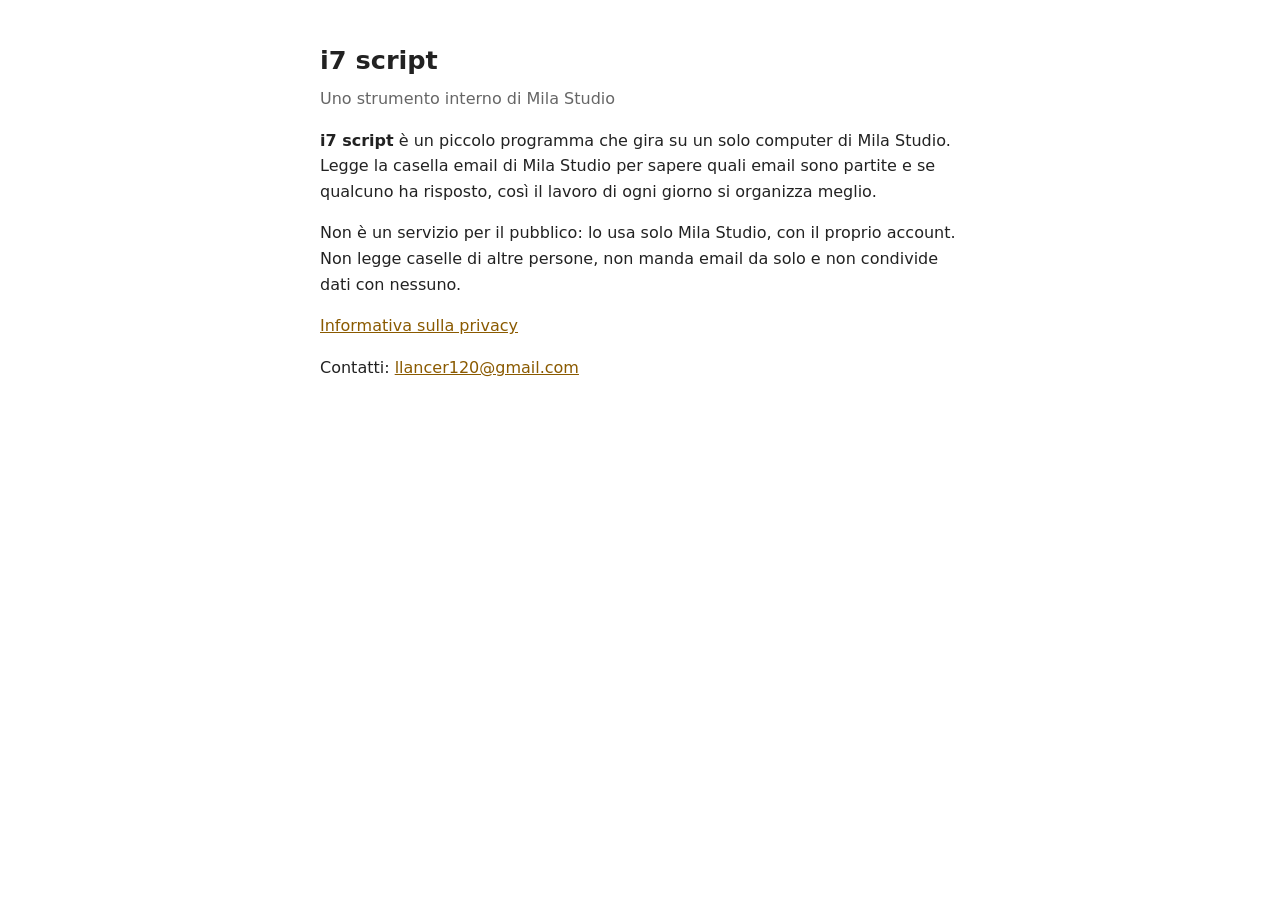
<file: app-i7/index.html>
<!doctype html>
<html lang="it">
<head>
<meta charset="utf-8">
<meta name="viewport" content="width=device-width, initial-scale=1">
<meta name="robots" content="noindex">
<title>i7 script – Mila Studio</title>
<style>
  body { font-family: system-ui, -apple-system, "Segoe UI", sans-serif; max-width: 640px; margin: 40px auto; padding: 0 20px; line-height: 1.6; color: #222; }
  h1 { font-size: 1.6em; margin-bottom: .2em; }
  .sub { color: #666; margin-top: 0; }
  a { color: #8a5a00; }
</style>
</head>
<body>
<h1>i7 script</h1>
<p class="sub">Uno strumento interno di Mila Studio</p>

<p><strong>i7 script</strong> è un piccolo programma che gira su un solo computer di Mila Studio.
Legge la casella email di Mila Studio per sapere quali email sono partite e se qualcuno ha risposto,
così il lavoro di ogni giorno si organizza meglio.</p>

<p>Non è un servizio per il pubblico: lo usa solo Mila Studio, con il proprio account.
Non legge caselle di altre persone, non manda email da solo e non condivide dati con nessuno.</p>

<p><a href="privacy.html">Informativa sulla privacy</a></p>

<p>Contatti: <a href="mailto:llancer120@gmail.com">llancer120@gmail.com</a></p>
</body>
</html>
</file>
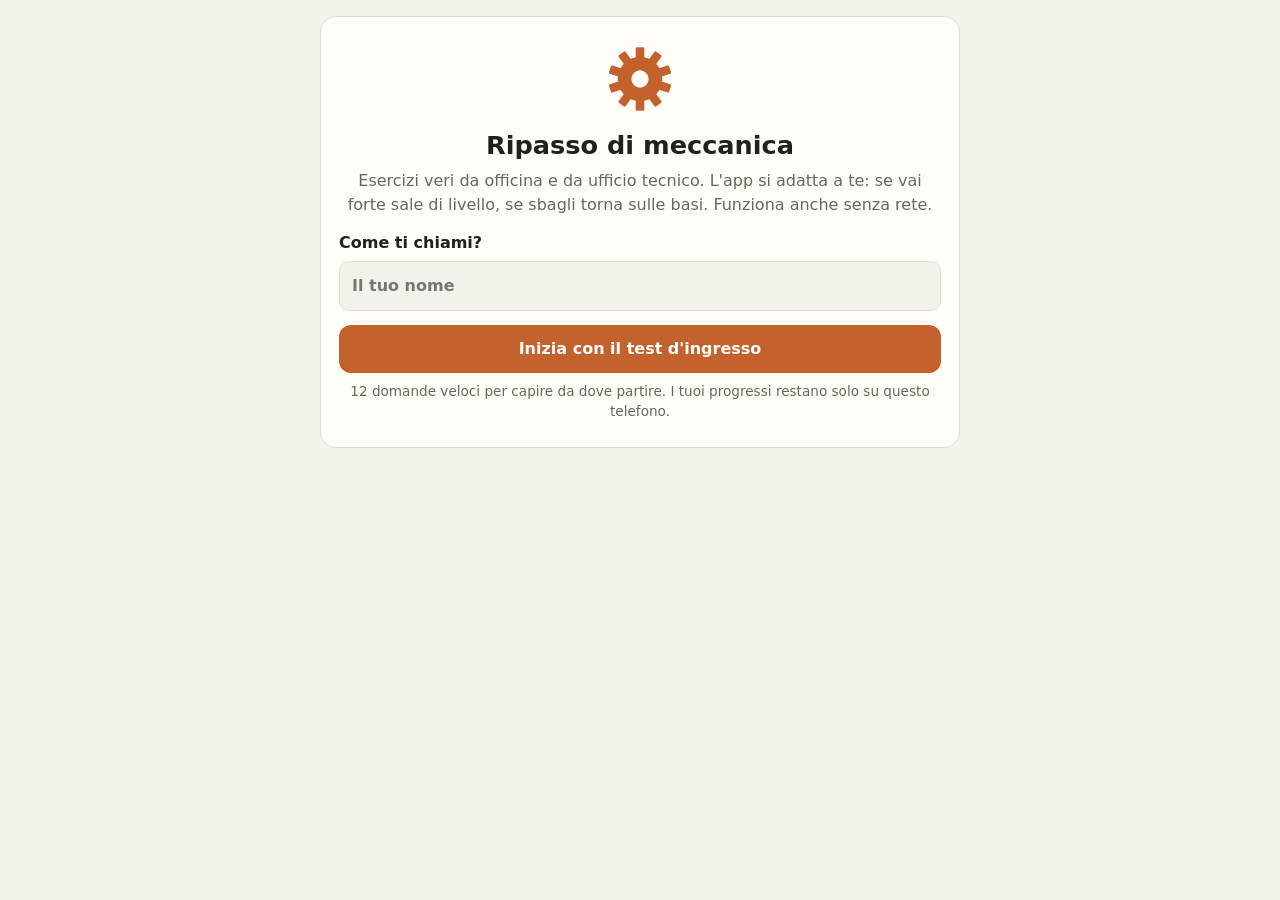
<file: meccanica-1/index.html>
<!doctype html>
<html lang="it">
<head>
<meta charset="utf-8">
<meta name="viewport" content="width=device-width,initial-scale=1,viewport-fit=cover">
<title>Meccanica 1</title>
<meta name="description" content="Ripasso di meccanica con esercizi da officina che si adattano al tuo livello.">
<meta name="theme-color" content="#1f2b33">
<meta name="apple-mobile-web-app-capable" content="yes">
<meta name="apple-mobile-web-app-title" content="Meccanica 1">
<meta name="robots" content="noindex">
<link rel="manifest" href="manifest.webmanifest">
<link rel="icon" href="../meccanica/icon-192.png">
<link rel="apple-touch-icon" href="../meccanica/apple-touch-icon.png">
<link rel="stylesheet" href="../meccanica/stile.css?v=202611210845">
<script>window.APP = 'meccanica-1';</script>
</head>
<body>
<main id="app"><p>Carico gli esercizi…</p></main>
<script src="../meccanica/esercizi.js?v=202611210845"></script>
<script src="../meccanica/app.js?v=202611210845"></script>
<script>
if ('serviceWorker' in navigator) navigator.serviceWorker.register('sw.js').catch(function () {});
</script>
</body>
</html>
</file>
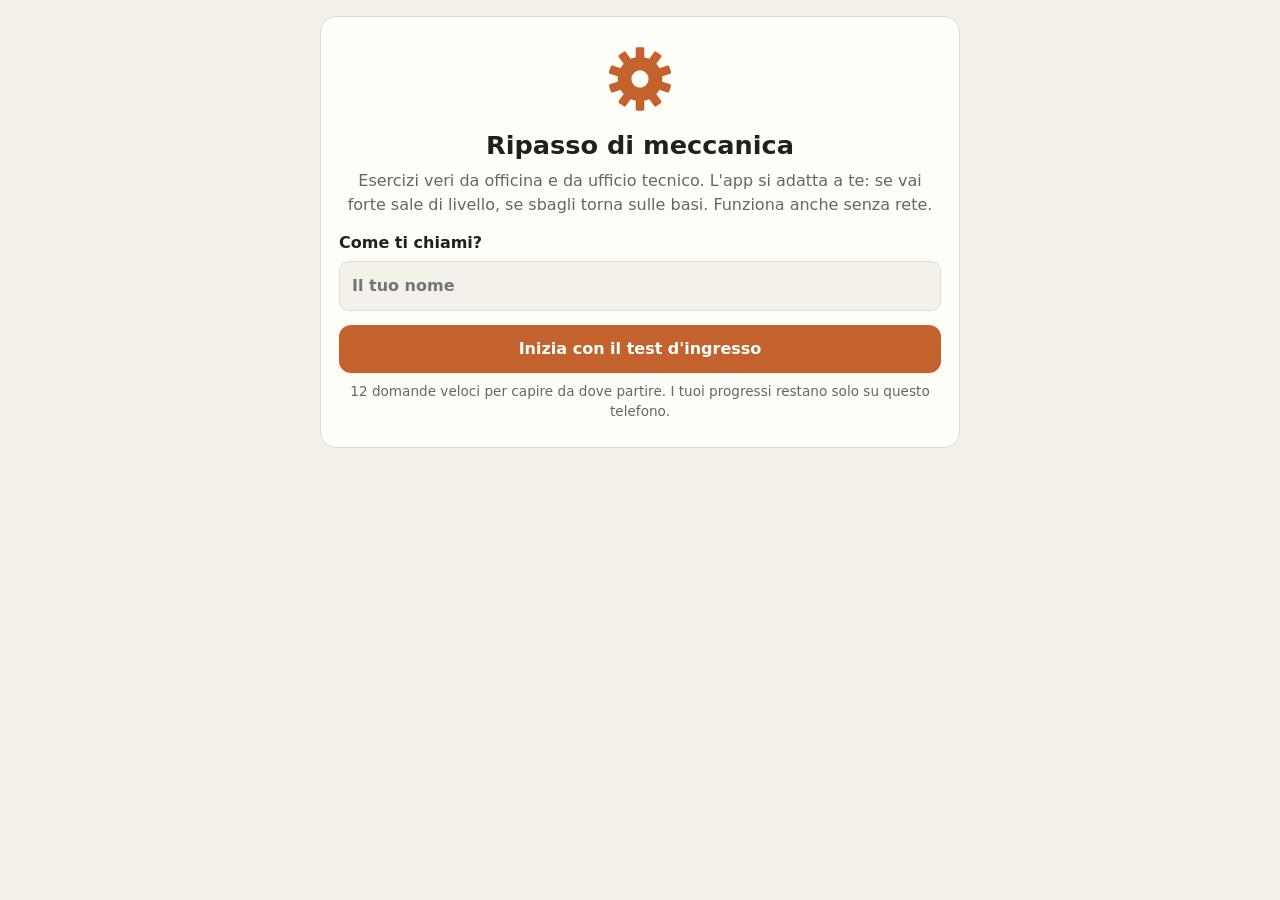
<file: meccanica-2/index.html>
<!doctype html>
<html lang="it">
<head>
<meta charset="utf-8">
<meta name="viewport" content="width=device-width,initial-scale=1,viewport-fit=cover">
<title>Meccanica 2</title>
<meta name="description" content="Ripasso di meccanica con esercizi da officina che si adattano al tuo livello.">
<meta name="theme-color" content="#1f2b33">
<meta name="apple-mobile-web-app-capable" content="yes">
<meta name="apple-mobile-web-app-title" content="Meccanica 2">
<meta name="robots" content="noindex">
<link rel="manifest" href="manifest.webmanifest">
<link rel="icon" href="../meccanica/icon-192.png">
<link rel="apple-touch-icon" href="../meccanica/apple-touch-icon.png">
<link rel="stylesheet" href="../meccanica/stile.css?v=202611210845">
<script>window.APP = 'meccanica-2';</script>
</head>
<body>
<main id="app"><p>Carico gli esercizi…</p></main>
<script src="../meccanica/esercizi.js?v=202611210845"></script>
<script src="../meccanica/app.js?v=202611210845"></script>
<script>
if ('serviceWorker' in navigator) navigator.serviceWorker.register('sw.js').catch(function () {});
</script>
</body>
</html>
</file>
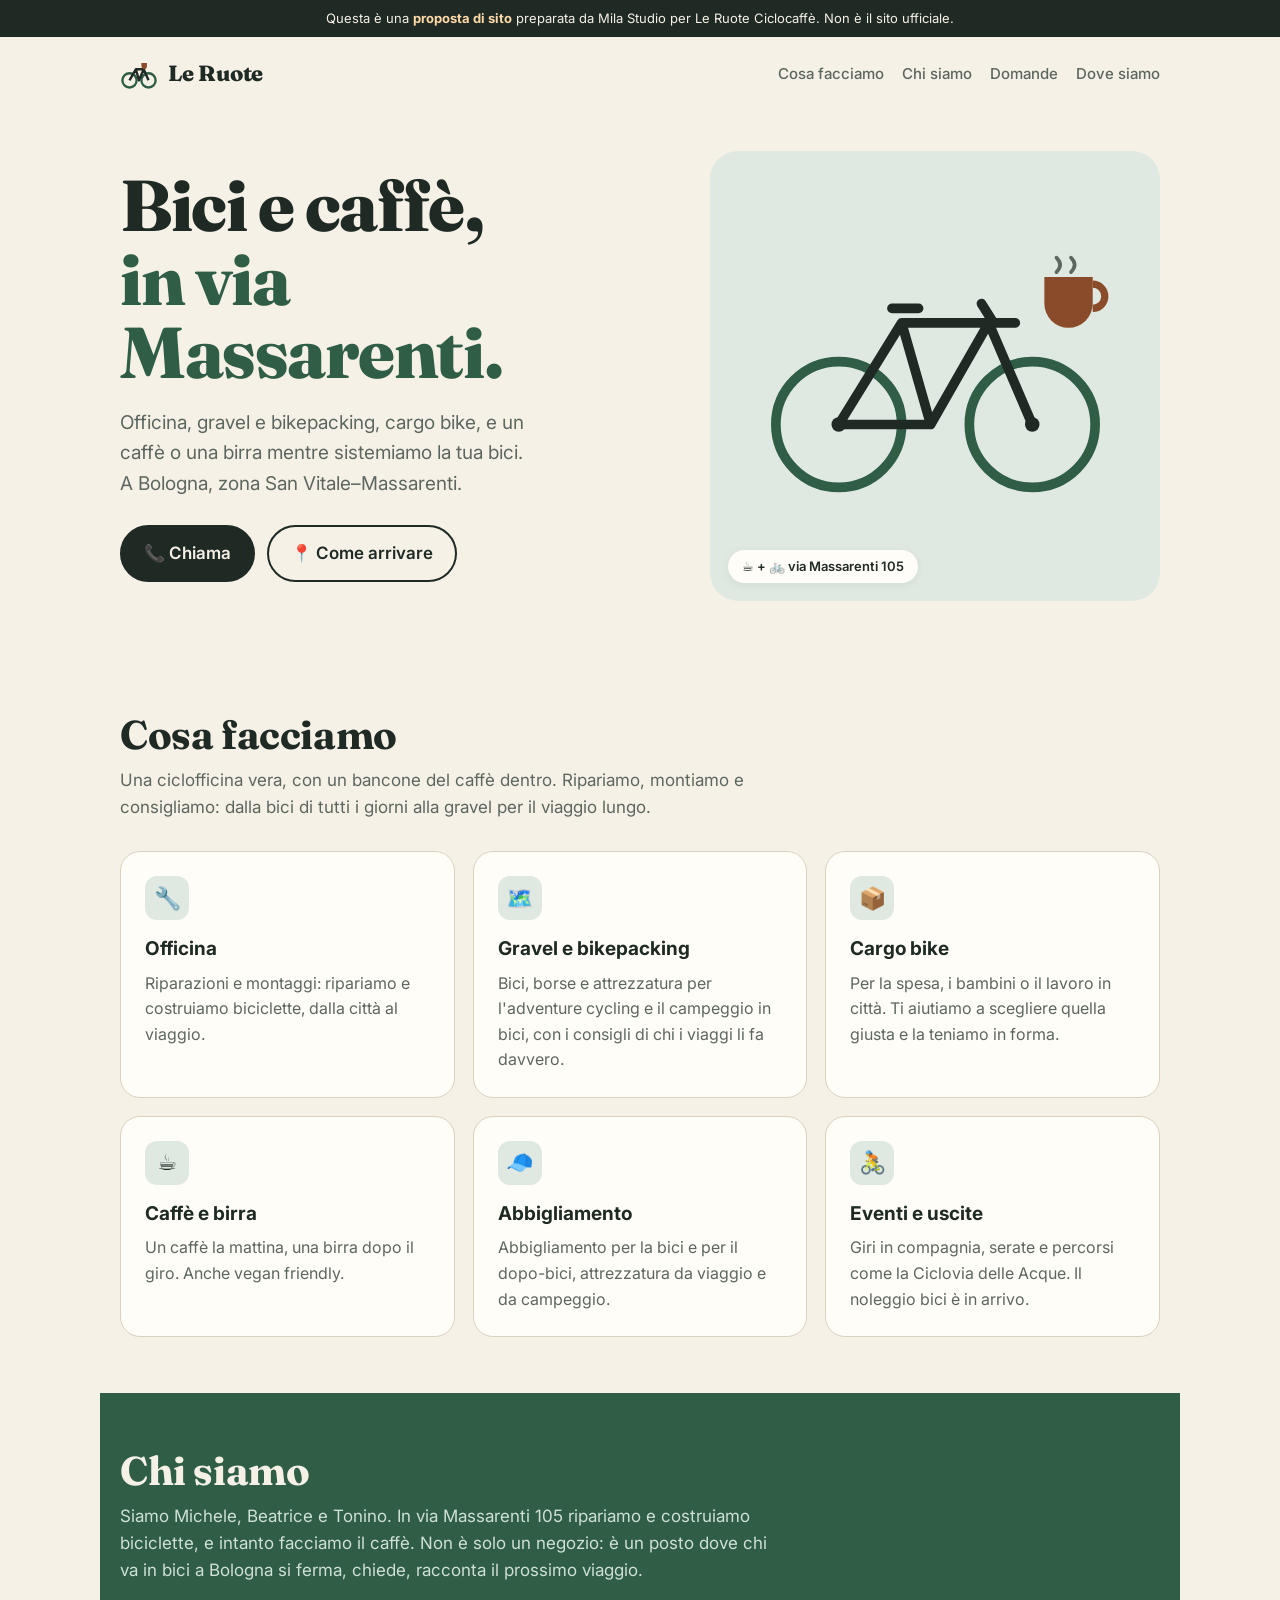
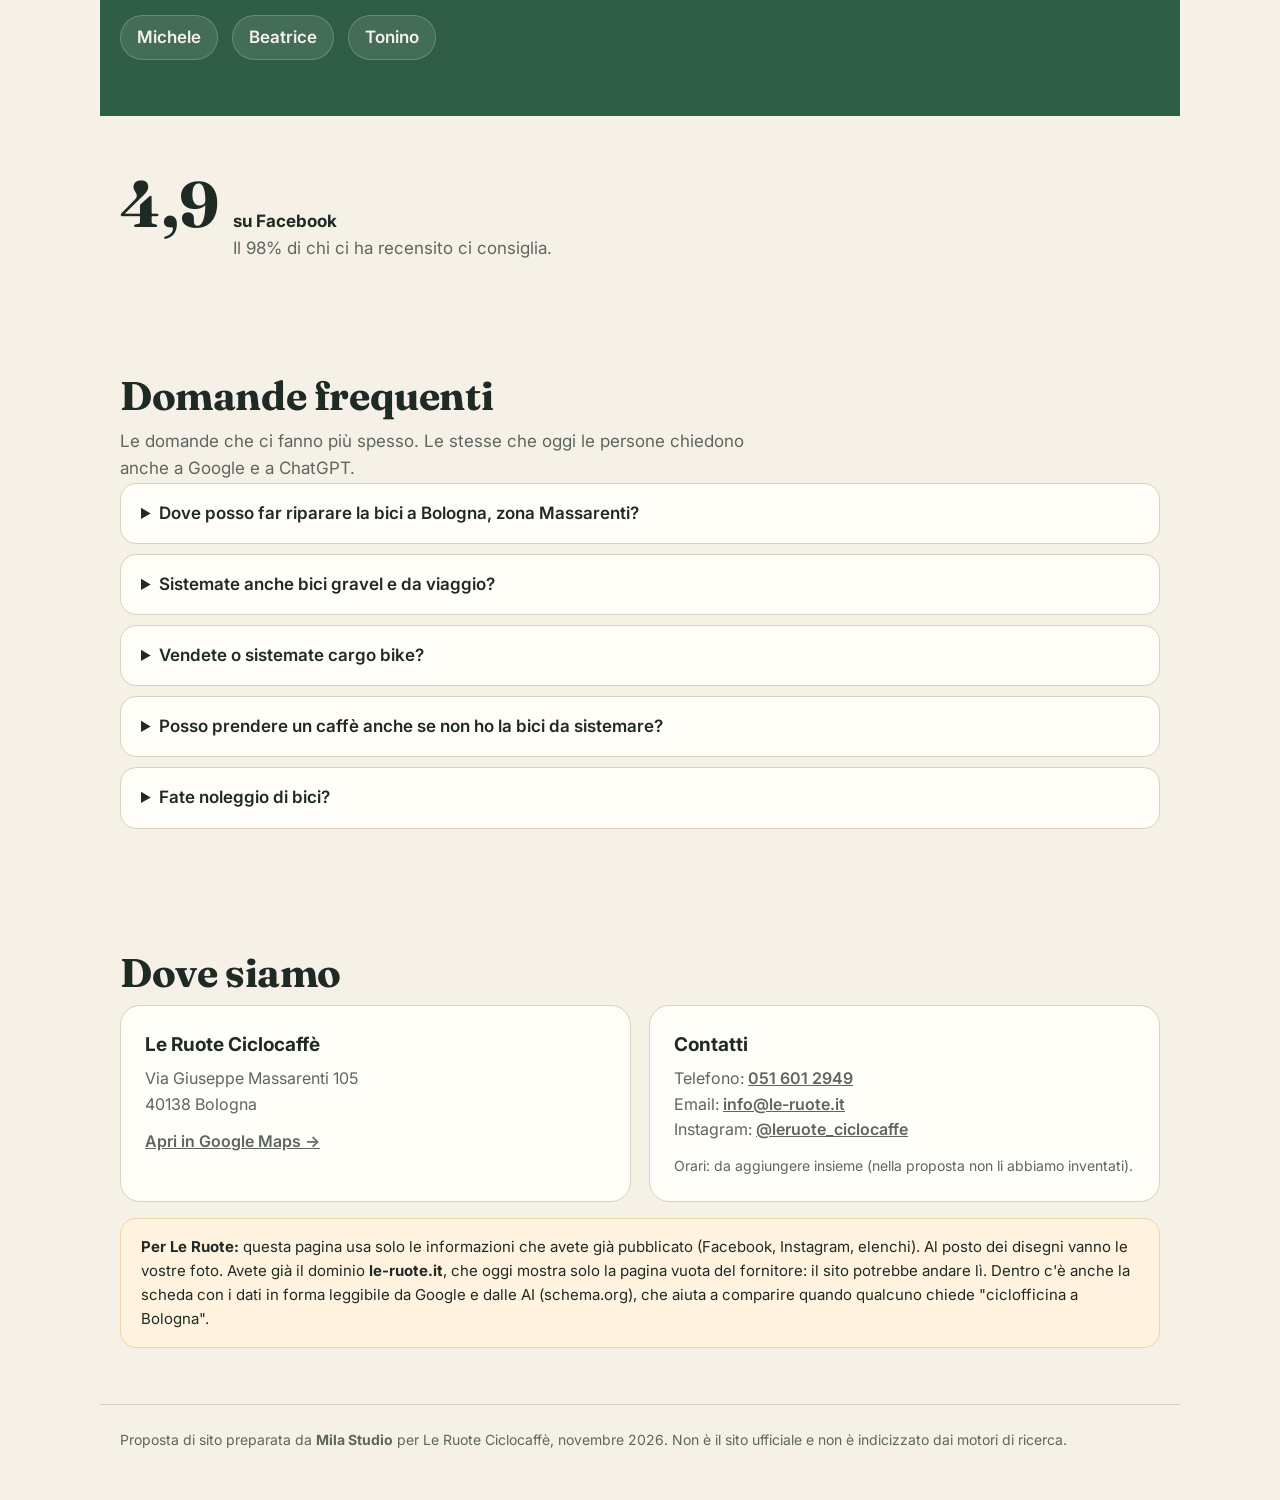
<file: p/le-ruote-ee0bd3/index.html>
<!doctype html>
<html lang="it">
<head>
<meta charset="utf-8">
<meta name="viewport" content="width=device-width,initial-scale=1">
<meta name="robots" content="noindex,nofollow">
<title>Le Ruote Ciclocaffè · Bologna (proposta di sito)</title>
<meta name="description" content="Bici e caffè in via Massarenti 105 a Bologna: officina, gravel e bikepacking, cargo bike, caffè e birra. Proposta di sito preparata da Mila Studio.">
<link rel="preconnect" href="https://fonts.googleapis.com">
<link href="https://fonts.googleapis.com/css2?family=Fraunces:opsz,wght@9..144,600;9..144,800&family=Inter:wght@400;500;600&display=swap" rel="stylesheet">
<style>
  :root {
    --carta: #f6f1e7; --inchiostro: #1f2a24; --muto: #5d665f; --verde: #2f5d46; --verde-chiaro: #dfe9e2;
    --caffe: #8a4b2a; --linea: #d9d0bf; --bianco: #fffdf8;
  }
  * { box-sizing: border-box; }
  html { scroll-behavior: smooth; }
  body { margin: 0; background: var(--carta); color: var(--inchiostro); font: 400 17px/1.6 Inter, system-ui, sans-serif; }
  a { color: inherit; }
  .avviso { background: var(--inchiostro); color: #f6f1e7; font-size: 13px; text-align: center; padding: 8px 16px; }
  .avviso b { color: #ffd9a8; }
  header { max-width: 1080px; margin: 0 auto; padding: 18px 20px; display: flex; justify-content: space-between; align-items: center; gap: 12px; }
  .logo { font-family: Fraunces, Georgia, serif; font-weight: 800; font-size: 22px; letter-spacing: -.01em; text-decoration: none; display: flex; align-items: center; gap: 10px; }
  .logo svg { width: 38px; height: 38px; }
  nav a { text-decoration: none; margin-left: 18px; font-weight: 500; font-size: 15px; color: var(--muto); }
  nav a:hover { color: var(--inchiostro); }
  @media (max-width: 640px) { nav { display: none; } }
  .eroe { max-width: 1080px; margin: 0 auto; padding: 40px 20px 56px; display: grid; grid-template-columns: 1.1fr .9fr; gap: 40px; align-items: center; }
  @media (max-width: 820px) { .eroe { grid-template-columns: 1fr; padding-top: 16px; } }
  .eroe h1 { font-family: Fraunces, Georgia, serif; font-weight: 800; font-size: clamp(40px, 7vw, 72px); line-height: 1.02; margin: 0 0 18px; letter-spacing: -.02em; }
  .eroe h1 em { font-style: normal; color: var(--verde); }
  .eroe p { font-size: 19px; color: var(--muto); margin: 0 0 26px; max-width: 34ch; }
  .bottoni { display: flex; gap: 12px; flex-wrap: wrap; }
  .btn { display: inline-flex; align-items: center; gap: 8px; padding: 13px 22px; border-radius: 999px; font-weight: 600; text-decoration: none; border: 2px solid var(--inchiostro); }
  .btn.pieno { background: var(--inchiostro); color: var(--carta); }
  .disegno { background: var(--verde-chiaro); border-radius: 28px; aspect-ratio: 1 / 1; display: grid; place-items: center; position: relative; overflow: hidden; }
  .disegno svg { width: 86%; }
  .disegno .tag { position: absolute; bottom: 18px; left: 18px; background: var(--bianco); border-radius: 999px; padding: 6px 14px; font-size: 13px; font-weight: 600; box-shadow: 0 2px 10px rgba(0,0,0,.06); }
  section { max-width: 1080px; margin: 0 auto; padding: 56px 20px; }
  h2 { font-family: Fraunces, Georgia, serif; font-size: clamp(28px, 4.5vw, 40px); line-height: 1.1; margin: 0 0 10px; letter-spacing: -.01em; }
  .sotto { color: var(--muto); margin: 0 0 30px; max-width: 60ch; }
  .griglia { display: grid; grid-template-columns: repeat(3, 1fr); gap: 18px; }
  @media (max-width: 820px) { .griglia { grid-template-columns: 1fr; } }
  .carta { background: var(--bianco); border: 1px solid var(--linea); border-radius: 20px; padding: 24px; }
  .carta .ico { width: 44px; height: 44px; border-radius: 12px; background: var(--verde-chiaro); display: grid; place-items: center; margin-bottom: 14px; font-size: 22px; }
  .carta h3 { margin: 0 0 6px; font-size: 19px; }
  .carta p { margin: 0; color: var(--muto); font-size: 16px; }
  .fascia { background: var(--verde); color: var(--carta); }
  .fascia .sotto { color: #cfe0d6; }
  .persone { display: flex; gap: 14px; flex-wrap: wrap; margin-top: 8px; }
  .persona { background: rgba(255,255,255,.1); border: 1px solid rgba(255,255,255,.2); border-radius: 999px; padding: 8px 16px; font-weight: 600; }
  .voto { display: flex; align-items: baseline; gap: 14px; flex-wrap: wrap; }
  .voto strong { font-family: Fraunces, Georgia, serif; font-size: 64px; line-height: 1; }
  .faq details { background: var(--bianco); border: 1px solid var(--linea); border-radius: 16px; padding: 16px 20px; margin-bottom: 10px; }
  .faq summary { cursor: pointer; font-weight: 600; }
  .faq p { margin: 10px 0 0; color: var(--muto); }
  .contatti { display: grid; grid-template-columns: 1fr 1fr; gap: 18px; }
  @media (max-width: 820px) { .contatti { grid-template-columns: 1fr; } }
  .contatti .carta a { font-weight: 600; }
  footer { border-top: 1px solid var(--linea); max-width: 1080px; margin: 0 auto; padding: 24px 20px 48px; color: var(--muto); font-size: 14px; }
  .proposta { background: #fff3df; border: 1px solid #f0d3a6; border-radius: 16px; padding: 16px 20px; color: var(--inchiostro); font-size: 15px; margin-top: 16px; }
</style>
<script type="application/ld+json">
{
  "@context": "https://schema.org",
  "@type": ["BicycleStore", "CafeOrCoffeeShop"],
  "name": "Le Ruote Ciclocaffè",
  "description": "Bici e caffè a Bologna: officina per riparazioni e montaggi, gravel, bikepacking e adventure cycling, cargo bike, abbigliamento e attrezzatura, caffè e birra, eventi e uscite in bici.",
  "address": {"@type": "PostalAddress", "streetAddress": "Via Giuseppe Massarenti 105", "postalCode": "40138", "addressLocality": "Bologna", "addressRegion": "BO", "addressCountry": "IT"},
  "telephone": "+39 051 6012949",
  "email": "info@le-ruote.it",
  "sameAs": ["https://www.instagram.com/leruote_ciclocaffe/"],
  "servesCuisine": "Caffè, birra, vegan friendly"
}
</script>
</head>
<body>
<div class="avviso">Questa è una <b>proposta di sito</b> preparata da Mila Studio per Le Ruote Ciclocaffè. Non è il sito ufficiale.</div>

<header>
  <a class="logo" href="#">
    <svg viewBox="0 0 48 48" aria-hidden="true"><circle cx="12" cy="32" r="9" fill="none" stroke="#2f5d46" stroke-width="3"/><circle cx="36" cy="32" r="9" fill="none" stroke="#2f5d46" stroke-width="3"/><path d="M12 32 L20 18 L30 18 L36 32 M20 18 L24 32 L30 18" fill="none" stroke="#1f2a24" stroke-width="3" stroke-linejoin="round"/><path d="M27 10 h7 v4 a4 4 0 0 1-4 4 h-0 a4 4 0 0 1-3-4z" fill="#8a4b2a"/></svg>
    Le Ruote
  </a>
  <nav><a href="#cosa">Cosa facciamo</a><a href="#chi">Chi siamo</a><a href="#domande">Domande</a><a href="#dove">Dove siamo</a></nav>
</header>

<div class="eroe">
  <div>
    <h1>Bici e caffè,<br><em>in via Massarenti.</em></h1>
    <p>Officina, gravel e bikepacking, cargo bike, e un caffè o una birra mentre sistemiamo la tua bici. A Bologna, zona San Vitale–Massarenti.</p>
    <div class="bottoni">
      <a class="btn pieno" href="tel:+390516012949">📞 Chiama</a>
      <a class="btn" href="https://www.google.com/maps/search/?api=1&amp;query=Le+Ruote+Ciclocaff%C3%A8+Via+Massarenti+105+Bologna" target="_blank" rel="noopener">📍 Come arrivare</a>
    </div>
  </div>
  <div class="disegno" aria-hidden="true">
    <svg viewBox="0 0 320 240">
      <circle cx="80" cy="160" r="52" fill="none" stroke="#2f5d46" stroke-width="8"/>
      <circle cx="240" cy="160" r="52" fill="none" stroke="#2f5d46" stroke-width="8"/>
      <circle cx="80" cy="160" r="6" fill="#1f2a24"/><circle cx="240" cy="160" r="6" fill="#1f2a24"/>
      <path d="M80 160 L132 76 L204 76 L240 160 M132 76 L156 160 L204 76 M156 160 L80 160" fill="none" stroke="#1f2a24" stroke-width="8" stroke-linejoin="round" stroke-linecap="round"/>
      <path d="M124 64 h22 M198 60 l10 16 h18" stroke="#1f2a24" stroke-width="8" stroke-linecap="round" fill="none"/>
      <g transform="translate(250 20)"><path d="M0 18 h40 v22 a20 20 0 0 1-20 20 a20 20 0 0 1-20-20z" fill="#8a4b2a"/><path d="M40 24 a10 10 0 0 1 0 20" fill="none" stroke="#8a4b2a" stroke-width="6"/><path d="M10 2 q6 6 0 12 M22 2 q6 6 0 12" stroke="#5d665f" stroke-width="3" fill="none" stroke-linecap="round"/></g>
    </svg>
    <span class="tag">☕ + 🚲 via Massarenti 105</span>
  </div>
</div>

<section id="cosa">
  <h2>Cosa facciamo</h2>
  <p class="sotto">Una ciclofficina vera, con un bancone del caffè dentro. Ripariamo, montiamo e consigliamo: dalla bici di tutti i giorni alla gravel per il viaggio lungo.</p>
  <div class="griglia">
    <div class="carta"><div class="ico">🔧</div><h3>Officina</h3><p>Riparazioni e montaggi: ripariamo e costruiamo biciclette, dalla città al viaggio.</p></div>
    <div class="carta"><div class="ico">🗺️</div><h3>Gravel e bikepacking</h3><p>Bici, borse e attrezzatura per l'adventure cycling e il campeggio in bici, con i consigli di chi i viaggi li fa davvero.</p></div>
    <div class="carta"><div class="ico">📦</div><h3>Cargo bike</h3><p>Per la spesa, i bambini o il lavoro in città. Ti aiutiamo a scegliere quella giusta e la teniamo in forma.</p></div>
    <div class="carta"><div class="ico">☕</div><h3>Caffè e birra</h3><p>Un caffè la mattina, una birra dopo il giro. Anche vegan friendly.</p></div>
    <div class="carta"><div class="ico">🧢</div><h3>Abbigliamento</h3><p>Abbigliamento per la bici e per il dopo-bici, attrezzatura da viaggio e da campeggio.</p></div>
    <div class="carta"><div class="ico">🚴</div><h3>Eventi e uscite</h3><p>Giri in compagnia, serate e percorsi come la Ciclovia delle Acque. Il noleggio bici è in arrivo.</p></div>
  </div>
</section>

<section class="fascia" id="chi">
  <div>
    <h2>Chi siamo</h2>
    <p class="sotto">Siamo Michele, Beatrice e Tonino. In via Massarenti 105 ripariamo e costruiamo biciclette, e intanto facciamo il caffè. Non è solo un negozio: è un posto dove chi va in bici a Bologna si ferma, chiede, racconta il prossimo viaggio.</p>
    <div class="persone"><span class="persona">Michele</span><span class="persona">Beatrice</span><span class="persona">Tonino</span></div>
  </div>
</section>

<section>
  <div class="voto"><strong>4,9</strong><div><b>su Facebook</b><br><span class="sotto" style="margin:0">Il 98% di chi ci ha recensito ci consiglia.</span></div></div>
</section>

<section id="domande" class="faq">
  <h2>Domande frequenti</h2>
  <p class="sotto">Le domande che ci fanno più spesso. Le stesse che oggi le persone chiedono anche a Google e a ChatGPT.</p>
  <details><summary>Dove posso far riparare la bici a Bologna, zona Massarenti?</summary><p>Da noi, in via Giuseppe Massarenti 105. Chiamaci allo 051 601 2949 per sapere i tempi.</p></details>
  <details><summary>Sistemate anche bici gravel e da viaggio?</summary><p>Sì: gravel, bikepacking e adventure cycling sono la nostra passione. Ti aiutiamo anche a preparare la bici e le borse per il viaggio.</p></details>
  <details><summary>Vendete o sistemate cargo bike?</summary><p>Sì, le cargo bike sono tra le cose che seguiamo di più. Passa a provarle o chiamaci.</p></details>
  <details><summary>Posso prendere un caffè anche se non ho la bici da sistemare?</summary><p>Certo. Caffè, birra e qualcosa di vegan friendly: entra pure.</p></details>
  <details><summary>Fate noleggio di bici?</summary><p>Il noleggio è in arrivo: seguici su Instagram per sapere quando parte.</p></details>
</section>

<section id="dove">
  <h2>Dove siamo</h2>
  <div class="contatti">
    <div class="carta">
      <h3>Le Ruote Ciclocaffè</h3>
      <p>Via Giuseppe Massarenti 105<br>40138 Bologna</p>
      <p style="margin-top:12px"><a href="https://www.google.com/maps/search/?api=1&amp;query=Le+Ruote+Ciclocaff%C3%A8+Via+Massarenti+105+Bologna" target="_blank" rel="noopener">Apri in Google Maps →</a></p>
    </div>
    <div class="carta">
      <h3>Contatti</h3>
      <p>Telefono: <a href="tel:+390516012949">051 601 2949</a><br>Email: <a href="mailto:info@le-ruote.it">info@le-ruote.it</a><br>Instagram: <a href="https://www.instagram.com/leruote_ciclocaffe/" target="_blank" rel="noopener">@leruote_ciclocaffe</a></p>
      <p style="margin-top:12px;font-size:14px">Orari: da aggiungere insieme (nella proposta non li abbiamo inventati).</p>
    </div>
  </div>
  <div class="proposta"><b>Per Le Ruote:</b> questa pagina usa solo le informazioni che avete già pubblicato (Facebook, Instagram, elenchi). Al posto dei disegni vanno le vostre foto. Avete già il dominio <b>le-ruote.it</b>, che oggi mostra solo la pagina vuota del fornitore: il sito potrebbe andare lì. Dentro c'è anche la scheda con i dati in forma leggibile da Google e dalle AI (schema.org), che aiuta a comparire quando qualcuno chiede "ciclofficina a Bologna".</div>
</section>

<footer>
  Proposta di sito preparata da <b>Mila Studio</b> per Le Ruote Ciclocaffè, novembre 2026. Non è il sito ufficiale e non è indicizzato dai motori di ricerca.
</footer>
</body>
</html>
</file>
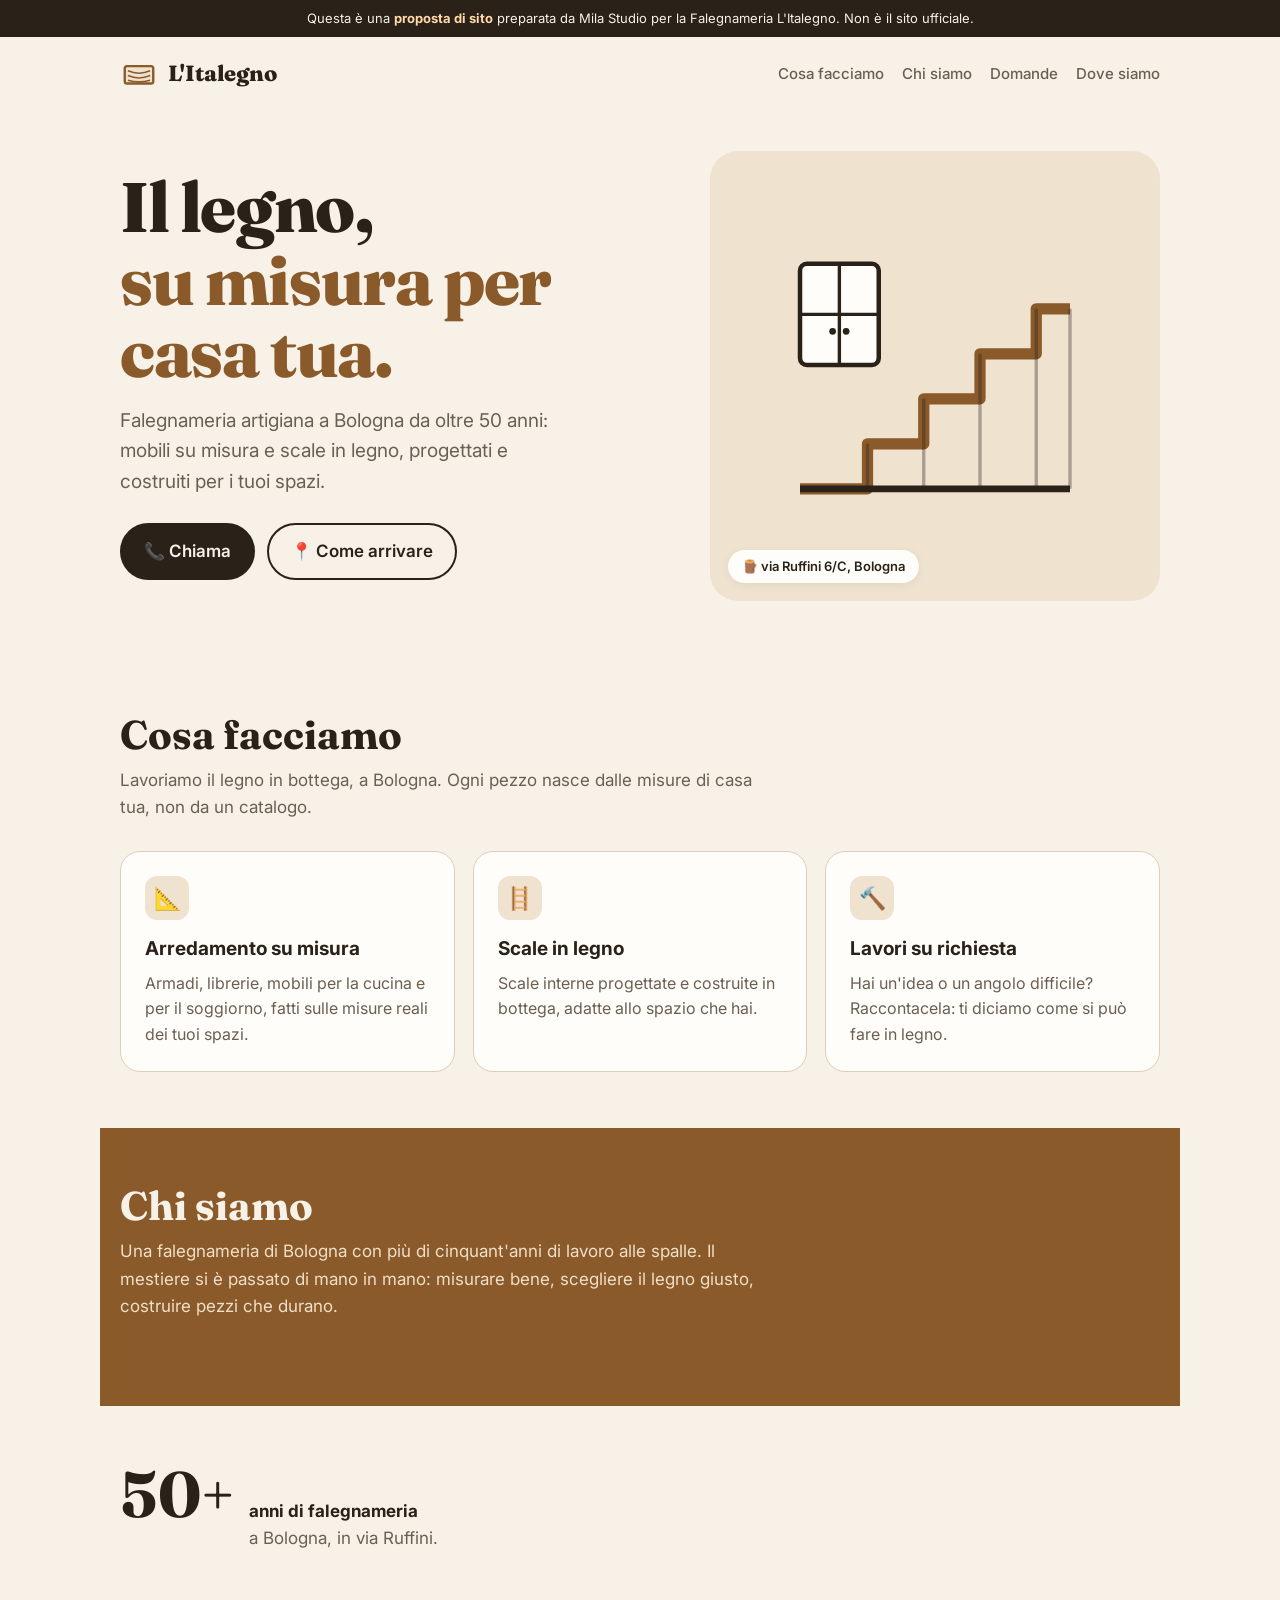
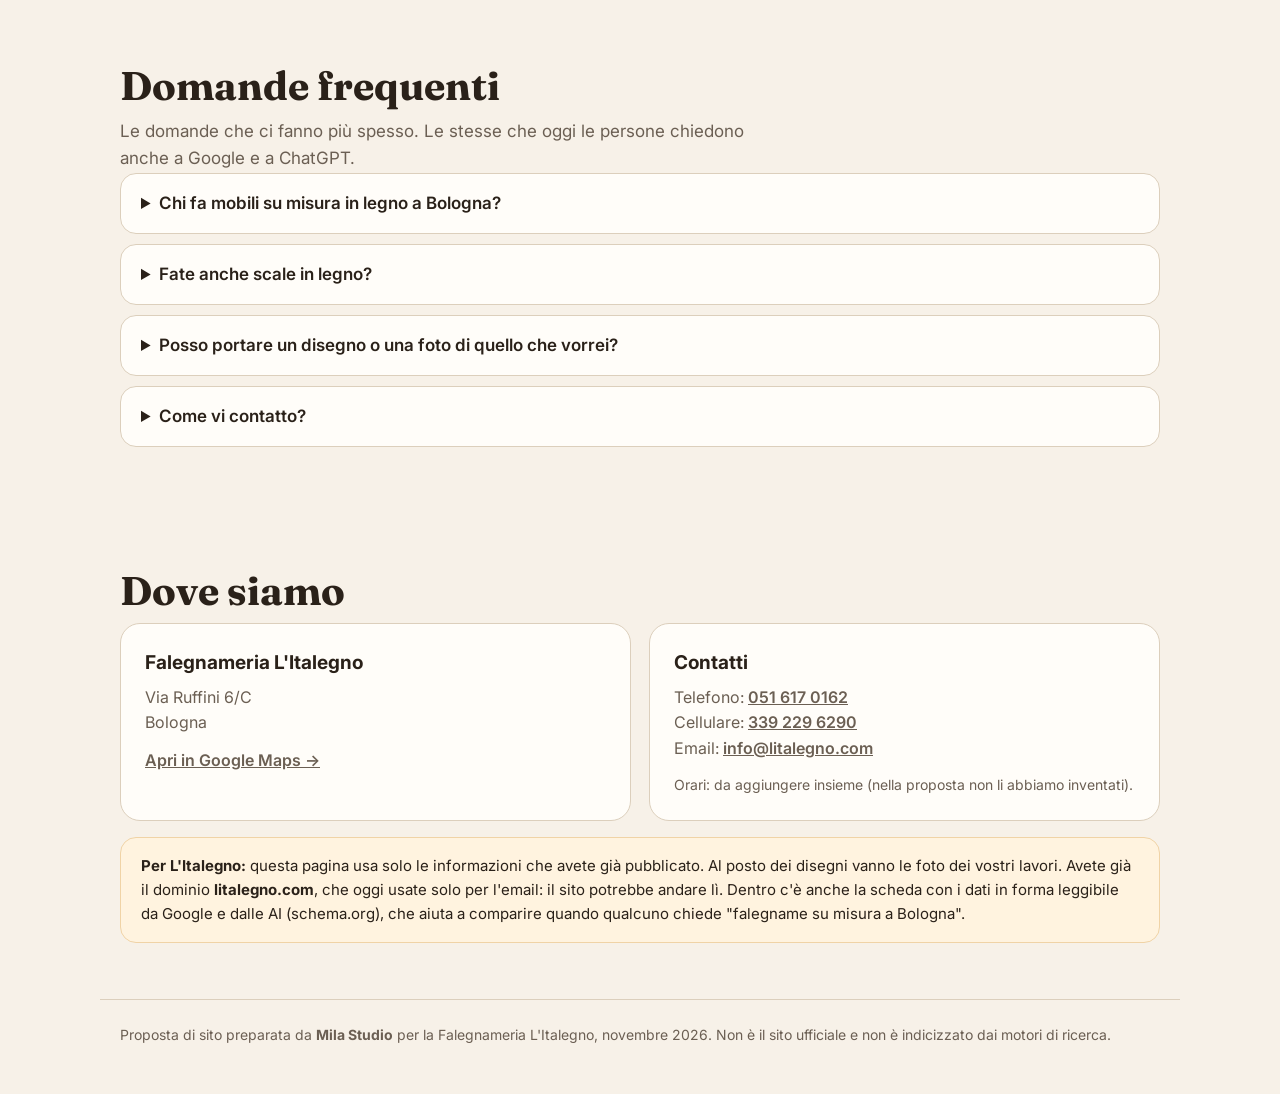
<file: p/litalegno-284ca0/index.html>
<!doctype html>
<html lang="it">
<head>
<meta charset="utf-8">
<meta name="viewport" content="width=device-width,initial-scale=1">
<meta name="robots" content="noindex,nofollow">
<title>Falegnameria L'Italegno · Bologna (proposta di sito)</title>
<meta name="description" content="Falegnameria a Bologna, via Ruffini 6/C: arredamento su misura e scale in legno, da oltre 50 anni. Proposta di sito preparata da Mila Studio.">
<link rel="preconnect" href="https://fonts.googleapis.com">
<link href="https://fonts.googleapis.com/css2?family=Fraunces:opsz,wght@9..144,600;9..144,800&family=Inter:wght@400;500;600&display=swap" rel="stylesheet">
<style>
  :root {
    --carta: #f7f1e8; --inchiostro: #2a2119; --muto: #6b5f53; --legno: #8a5a2b; --legno-chiaro: #efe2cf;
    --verde: #3d5a40; --linea: #dccfbc; --bianco: #fffdf9;
  }
  * { box-sizing: border-box; }
  html { scroll-behavior: smooth; }
  body { margin: 0; background: var(--carta); color: var(--inchiostro); font: 400 17px/1.6 Inter, system-ui, sans-serif; }
  a { color: inherit; }
  .avviso { background: var(--inchiostro); color: #f7f1e8; font-size: 13px; text-align: center; padding: 8px 16px; }
  .avviso b { color: #ffd9a8; }
  header { max-width: 1080px; margin: 0 auto; padding: 18px 20px; display: flex; justify-content: space-between; align-items: center; gap: 12px; }
  .logo { font-family: Fraunces, Georgia, serif; font-weight: 800; font-size: 22px; text-decoration: none; display: flex; align-items: center; gap: 10px; }
  .logo svg { width: 38px; height: 38px; }
  nav a { text-decoration: none; margin-left: 18px; font-weight: 500; font-size: 15px; color: var(--muto); }
  nav a:hover { color: var(--inchiostro); }
  @media (max-width: 640px) { nav { display: none; } }
  .eroe { max-width: 1080px; margin: 0 auto; padding: 40px 20px 56px; display: grid; grid-template-columns: 1.1fr .9fr; gap: 40px; align-items: center; }
  @media (max-width: 820px) { .eroe { grid-template-columns: 1fr; padding-top: 16px; } }
  .eroe h1 { font-family: Fraunces, Georgia, serif; font-weight: 800; font-size: clamp(40px, 7vw, 70px); line-height: 1.03; margin: 0 0 18px; letter-spacing: -.02em; }
  .eroe h1 em { font-style: normal; color: var(--legno); }
  .eroe p { font-size: 19px; color: var(--muto); margin: 0 0 26px; max-width: 36ch; }
  .bottoni { display: flex; gap: 12px; flex-wrap: wrap; }
  .btn { display: inline-flex; align-items: center; gap: 8px; padding: 13px 22px; border-radius: 999px; font-weight: 600; text-decoration: none; border: 2px solid var(--inchiostro); }
  .btn.pieno { background: var(--inchiostro); color: var(--carta); }
  .disegno { background: var(--legno-chiaro); border-radius: 28px; aspect-ratio: 1 / 1; display: grid; place-items: center; position: relative; overflow: hidden; }
  .disegno svg { width: 80%; }
  .disegno .tag { position: absolute; bottom: 18px; left: 18px; background: var(--bianco); border-radius: 999px; padding: 6px 14px; font-size: 13px; font-weight: 600; box-shadow: 0 2px 10px rgba(0,0,0,.06); }
  section { max-width: 1080px; margin: 0 auto; padding: 56px 20px; }
  h2 { font-family: Fraunces, Georgia, serif; font-size: clamp(28px, 4.5vw, 40px); line-height: 1.1; margin: 0 0 10px; }
  .sotto { color: var(--muto); margin: 0 0 30px; max-width: 60ch; }
  .griglia { display: grid; grid-template-columns: repeat(3, 1fr); gap: 18px; }
  @media (max-width: 820px) { .griglia { grid-template-columns: 1fr; } }
  .carta { background: var(--bianco); border: 1px solid var(--linea); border-radius: 20px; padding: 24px; }
  .carta .ico { width: 44px; height: 44px; border-radius: 12px; background: var(--legno-chiaro); display: grid; place-items: center; margin-bottom: 14px; font-size: 22px; }
  .carta h3 { margin: 0 0 6px; font-size: 19px; }
  .carta p { margin: 0; color: var(--muto); font-size: 16px; }
  .fascia { background: var(--legno); color: var(--carta); }
  .fascia .sotto { color: #f1dfc6; }
  .numero { display: flex; align-items: baseline; gap: 14px; flex-wrap: wrap; }
  .numero strong { font-family: Fraunces, Georgia, serif; font-size: 64px; line-height: 1; }
  .faq details { background: var(--bianco); border: 1px solid var(--linea); border-radius: 16px; padding: 16px 20px; margin-bottom: 10px; }
  .faq summary { cursor: pointer; font-weight: 600; }
  .faq p { margin: 10px 0 0; color: var(--muto); }
  .contatti { display: grid; grid-template-columns: 1fr 1fr; gap: 18px; }
  @media (max-width: 820px) { .contatti { grid-template-columns: 1fr; } }
  .contatti .carta a { font-weight: 600; }
  footer { border-top: 1px solid var(--linea); max-width: 1080px; margin: 0 auto; padding: 24px 20px 48px; color: var(--muto); font-size: 14px; }
  .proposta { background: #fff3df; border: 1px solid #f0d3a6; border-radius: 16px; padding: 16px 20px; color: var(--inchiostro); font-size: 15px; margin-top: 16px; }
</style>
<script type="application/ld+json">
{
  "@context": "https://schema.org",
  "@type": "HomeAndConstructionBusiness",
  "name": "Falegnameria L'Italegno",
  "description": "Falegnameria artigiana a Bologna: arredamento su misura e scale in legno, da oltre 50 anni.",
  "address": {"@type": "PostalAddress", "streetAddress": "Via Ruffini 6/C", "addressLocality": "Bologna", "addressRegion": "BO", "addressCountry": "IT"},
  "telephone": ["+39 051 6170162", "+39 339 2296290"],
  "email": "info@litalegno.com"
}
</script>
</head>
<body>
<div class="avviso">Questa è una <b>proposta di sito</b> preparata da Mila Studio per la Falegnameria L'Italegno. Non è il sito ufficiale.</div>

<header>
  <a class="logo" href="#">
    <svg viewBox="0 0 48 48" aria-hidden="true"><rect x="6" y="14" width="36" height="22" rx="3" fill="#efe2cf" stroke="#8a5a2b" stroke-width="3"/><path d="M10 20 q14 6 28 0 M10 26 q14 6 28 0 M10 32 q14 4 28 0" fill="none" stroke="#8a5a2b" stroke-width="2"/></svg>
    L'Italegno
  </a>
  <nav><a href="#cosa">Cosa facciamo</a><a href="#chi">Chi siamo</a><a href="#domande">Domande</a><a href="#dove">Dove siamo</a></nav>
</header>

<div class="eroe">
  <div>
    <h1>Il legno,<br><em>su misura per casa tua.</em></h1>
    <p>Falegnameria artigiana a Bologna da oltre 50 anni: mobili su misura e scale in legno, progettati e costruiti per i tuoi spazi.</p>
    <div class="bottoni">
      <a class="btn pieno" href="tel:+390516170162">📞 Chiama</a>
      <a class="btn" href="https://www.google.com/maps/search/?api=1&amp;query=Falegnameria+L%27Italegno+Via+Ruffini+6+Bologna" target="_blank" rel="noopener">📍 Come arrivare</a>
    </div>
  </div>
  <div class="disegno" aria-hidden="true">
    <svg viewBox="0 0 320 260">
      <path d="M40 230 h60 v-40 h50 v-40 h50 v-40 h50 v-40 h30" fill="none" stroke="#8a5a2b" stroke-width="10" stroke-linejoin="round"/>
      <path d="M40 230 h240" stroke="#2a2119" stroke-width="6"/>
      <path d="M280 70 v160 M100 190 v40 M150 150 v80 M200 110 v120 M250 70 v160" stroke="#2a2119" stroke-width="3" opacity=".35"/>
      <g transform="translate(40 30)"><rect x="0" y="0" width="70" height="90" rx="6" fill="#fffdf9" stroke="#2a2119" stroke-width="4"/><path d="M35 0 v90 M0 45 h70" stroke="#2a2119" stroke-width="3"/><circle cx="29" cy="60" r="3" fill="#2a2119"/><circle cx="41" cy="60" r="3" fill="#2a2119"/></g>
    </svg>
    <span class="tag">🪵 via Ruffini 6/C, Bologna</span>
  </div>
</div>

<section id="cosa">
  <h2>Cosa facciamo</h2>
  <p class="sotto">Lavoriamo il legno in bottega, a Bologna. Ogni pezzo nasce dalle misure di casa tua, non da un catalogo.</p>
  <div class="griglia">
    <div class="carta"><div class="ico">📐</div><h3>Arredamento su misura</h3><p>Armadi, librerie, mobili per la cucina e per il soggiorno, fatti sulle misure reali dei tuoi spazi.</p></div>
    <div class="carta"><div class="ico">🪜</div><h3>Scale in legno</h3><p>Scale interne progettate e costruite in bottega, adatte allo spazio che hai.</p></div>
    <div class="carta"><div class="ico">🔨</div><h3>Lavori su richiesta</h3><p>Hai un'idea o un angolo difficile? Raccontacela: ti diciamo come si può fare in legno.</p></div>
  </div>
</section>

<section class="fascia" id="chi">
  <h2>Chi siamo</h2>
  <p class="sotto">Una falegnameria di Bologna con più di cinquant'anni di lavoro alle spalle. Il mestiere si è passato di mano in mano: misurare bene, scegliere il legno giusto, costruire pezzi che durano.</p>
</section>

<section>
  <div class="numero"><strong>50+</strong><div><b>anni di falegnameria</b><br><span class="sotto" style="margin:0">a Bologna, in via Ruffini.</span></div></div>
</section>

<section id="domande" class="faq">
  <h2>Domande frequenti</h2>
  <p class="sotto">Le domande che ci fanno più spesso. Le stesse che oggi le persone chiedono anche a Google e a ChatGPT.</p>
  <details><summary>Chi fa mobili su misura in legno a Bologna?</summary><p>Noi: la Falegnameria L'Italegno, in via Ruffini 6/C. Chiamaci allo 051 617 0162 per un sopralluogo o un preventivo.</p></details>
  <details><summary>Fate anche scale in legno?</summary><p>Sì, le scale in legno sono uno dei nostri lavori principali.</p></details>
  <details><summary>Posso portare un disegno o una foto di quello che vorrei?</summary><p>Certo: partiamo dalla tua idea e dalle misure, poi ti diciamo come realizzarla.</p></details>
  <details><summary>Come vi contatto?</summary><p>Al telefono (051 617 0162 o 339 229 6290) oppure per email a info@litalegno.com.</p></details>
</section>

<section id="dove">
  <h2>Dove siamo</h2>
  <div class="contatti">
    <div class="carta">
      <h3>Falegnameria L'Italegno</h3>
      <p>Via Ruffini 6/C<br>Bologna</p>
      <p style="margin-top:12px"><a href="https://www.google.com/maps/search/?api=1&amp;query=Falegnameria+L%27Italegno+Via+Ruffini+6+Bologna" target="_blank" rel="noopener">Apri in Google Maps →</a></p>
    </div>
    <div class="carta">
      <h3>Contatti</h3>
      <p>Telefono: <a href="tel:+390516170162">051 617 0162</a><br>Cellulare: <a href="tel:+393392296290">339 229 6290</a><br>Email: <a href="mailto:info@litalegno.com">info@litalegno.com</a></p>
      <p style="margin-top:12px;font-size:14px">Orari: da aggiungere insieme (nella proposta non li abbiamo inventati).</p>
    </div>
  </div>
  <div class="proposta"><b>Per L'Italegno:</b> questa pagina usa solo le informazioni che avete già pubblicato. Al posto dei disegni vanno le foto dei vostri lavori. Avete già il dominio <b>litalegno.com</b>, che oggi usate solo per l'email: il sito potrebbe andare lì. Dentro c'è anche la scheda con i dati in forma leggibile da Google e dalle AI (schema.org), che aiuta a comparire quando qualcuno chiede "falegname su misura a Bologna".</div>
</section>

<footer>
  Proposta di sito preparata da <b>Mila Studio</b> per la Falegnameria L'Italegno, novembre 2026. Non è il sito ufficiale e non è indicizzato dai motori di ricerca.
</footer>
</body>
</html>
</file>
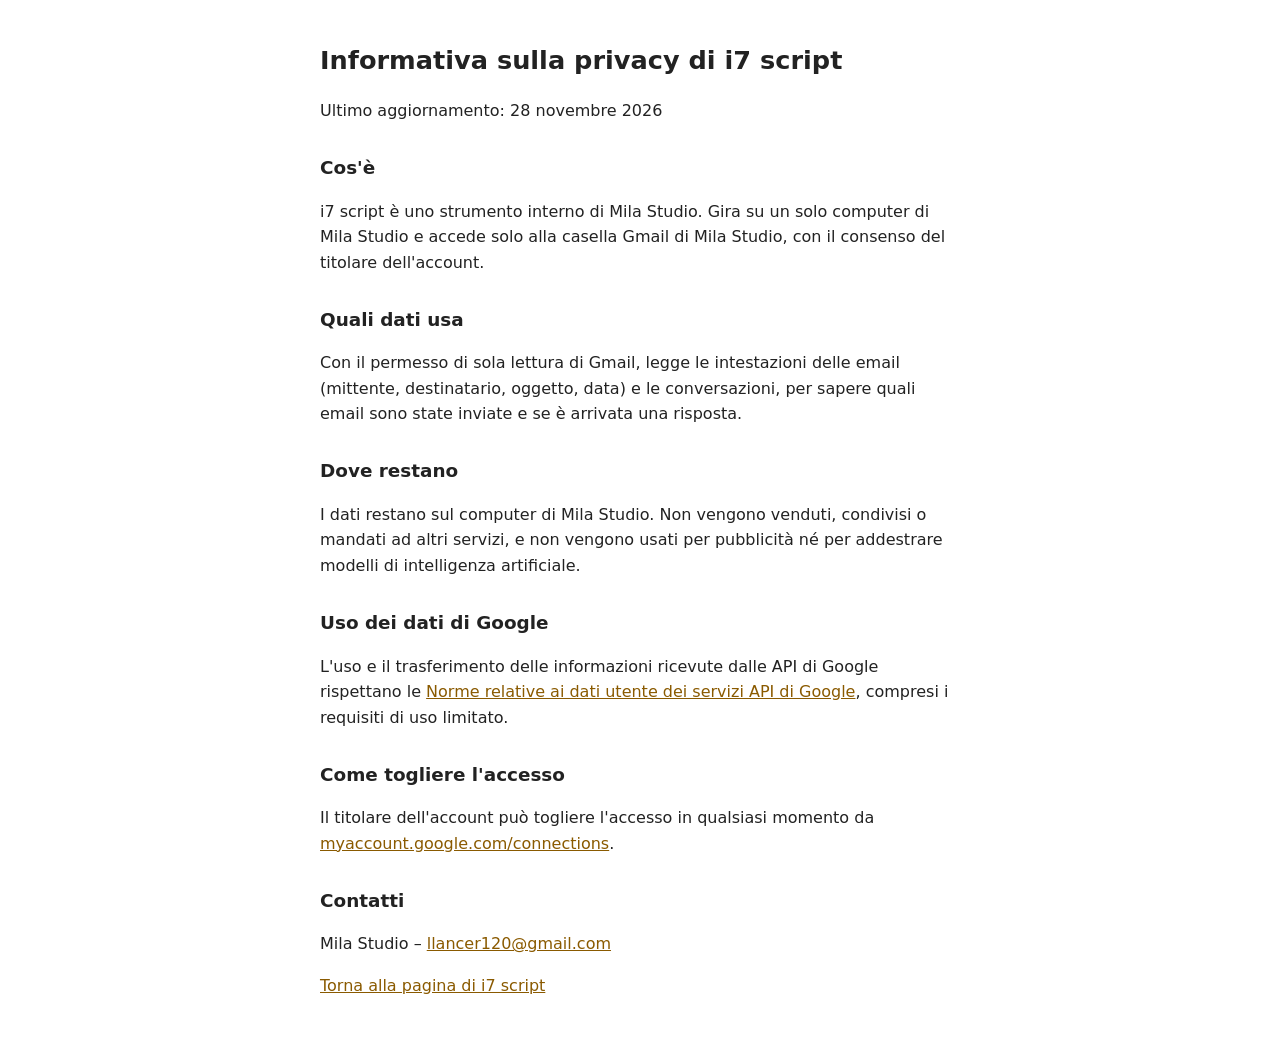
<file: app-i7/privacy.html>
<!doctype html>
<html lang="it">
<head>
<meta charset="utf-8">
<meta name="viewport" content="width=device-width, initial-scale=1">
<meta name="robots" content="noindex">
<title>Privacy – i7 script – Mila Studio</title>
<style>
  body { font-family: system-ui, -apple-system, "Segoe UI", sans-serif; max-width: 640px; margin: 40px auto; padding: 0 20px; line-height: 1.6; color: #222; }
  h1 { font-size: 1.6em; }
  h2 { font-size: 1.15em; margin-top: 1.6em; }
  a { color: #8a5a00; }
</style>
</head>
<body>
<h1>Informativa sulla privacy di i7 script</h1>
<p>Ultimo aggiornamento: 28 novembre 2026</p>

<h2>Cos'è</h2>
<p>i7 script è uno strumento interno di Mila Studio. Gira su un solo computer di Mila Studio e accede
solo alla casella Gmail di Mila Studio, con il consenso del titolare dell'account.</p>

<h2>Quali dati usa</h2>
<p>Con il permesso di sola lettura di Gmail, legge le intestazioni delle email (mittente, destinatario,
oggetto, data) e le conversazioni, per sapere quali email sono state inviate e se è arrivata una risposta.</p>

<h2>Dove restano</h2>
<p>I dati restano sul computer di Mila Studio. Non vengono venduti, condivisi o mandati ad altri servizi,
e non vengono usati per pubblicità né per addestrare modelli di intelligenza artificiale.</p>

<h2>Uso dei dati di Google</h2>
<p>L'uso e il trasferimento delle informazioni ricevute dalle API di Google rispettano le
<a href="https://developers.google.com/terms/api-services-user-data-policy">Norme relative ai dati utente dei servizi API di Google</a>,
compresi i requisiti di uso limitato.</p>

<h2>Come togliere l'accesso</h2>
<p>Il titolare dell'account può togliere l'accesso in qualsiasi momento da
<a href="https://myaccount.google.com/connections">myaccount.google.com/connections</a>.</p>

<h2>Contatti</h2>
<p>Mila Studio – <a href="mailto:llancer120@gmail.com">llancer120@gmail.com</a></p>

<p><a href="./">Torna alla pagina di i7 script</a></p>
</body>
</html>
</file>
<file: meccanica/stile.css>
:root {
  --sfondo: #f4f1ea; --carta: #fffdf8; --testo: #22201c; --tenue: #6b665c; --bordo: #e2dccf;
  --accento: #c4622d; --accento-testo: #fff; --ok: #2f7d4f; --ok-sf: #e5f2e9; --avv: #9a5b00; --avv-sf: #fbf0dc;
  --rosso: #b3261e; --l1: #2f7d4f; --l2: #2d6aa3; --l3: #8a3fa0;
  color-scheme: light;
}
@media (prefers-color-scheme: dark) {
  :root:not([data-theme="light"]) {
    --sfondo: #171614; --carta: #22201d; --testo: #ede8de; --tenue: #a39d91; --bordo: #39352f;
    --accento: #e07b42; --accento-testo: #1b1a18; --ok: #6cc28d; --ok-sf: #1f3327; --avv: #e8b45a; --avv-sf: #3a2f1c;
    --rosso: #ef7b72; --l1: #6cc28d; --l2: #79aee0; --l3: #c78ad8;
    color-scheme: dark;
  }
}
:root[data-theme="dark"] {
  --sfondo: #171614; --carta: #22201d; --testo: #ede8de; --tenue: #a39d91; --bordo: #39352f;
  --accento: #e07b42; --accento-testo: #1b1a18; --ok: #6cc28d; --ok-sf: #1f3327; --avv: #e8b45a; --avv-sf: #3a2f1c;
  --rosso: #ef7b72; --l1: #6cc28d; --l2: #79aee0; --l3: #c78ad8;
  color-scheme: dark;
}
* { box-sizing: border-box; }
html, body { margin: 0; }
body {
  background: var(--sfondo); color: var(--testo);
  font: 16px/1.5 system-ui, -apple-system, "Segoe UI", Roboto, sans-serif;
  padding: max(16px, env(safe-area-inset-top)) 16px max(24px, env(safe-area-inset-bottom));
}
main { max-width: 640px; margin: 0 auto; }
h1 { font-size: 1.6rem; margin: 0 0 .3rem; line-height: 1.2; }
h2 { font-size: 1.25rem; margin: .4rem 0 .6rem; line-height: 1.3; }
h3 { font-size: 1rem; margin: 1.2rem 0 .4rem; }
p { margin: .5rem 0; }
.carta { background: var(--carta); border: 1px solid var(--bordo); border-radius: 16px; padding: 18px; margin-bottom: 14px; }
.centro { text-align: center; }
.sotto { color: var(--tenue); }
.piccolo { font-size: .85rem; color: var(--tenue); }
.logo { color: var(--accento); margin: 8px 0; }
.riga-alta { display: flex; align-items: center; justify-content: space-between; gap: 8px; flex-wrap: wrap; }
.etichetta { font-size: .78rem; font-weight: 600; padding: 3px 10px; border-radius: 99px; background: var(--sfondo); border: 1px solid var(--bordo); }
.etichetta.liv1 { color: var(--l1); } .etichetta.liv2 { color: var(--l2); } .etichetta.liv3 { color: var(--l3); }
button, .file { font: inherit; cursor: pointer; border-radius: 12px; padding: 12px 16px; min-height: 46px; display: inline-flex; align-items: center; justify-content: center; }
.pieno { background: var(--accento); color: var(--accento-testo); border: 0; font-weight: 600; }
.vuoto { background: transparent; color: var(--testo); border: 1px solid var(--bordo); }
.rosso { background: transparent; color: var(--rosso); border: 1px solid var(--rosso); }
.grande { width: 100%; font-size: 1.15rem; min-height: 56px; margin-top: 8px; }
.piccolo-b { min-height: 36px; padding: 6px 12px; font-size: .9rem; }
.icona { background: transparent; border: 0; color: var(--tenue); padding: 8px; min-height: 40px; }
.bottoni { display: flex; gap: 10px; flex-wrap: wrap; margin-top: 12px; }
.bottoni > * { flex: 1 1 140px; }
.campo { display: block; text-align: left; margin: 14px 0; font-weight: 600; }
input { font: inherit; width: 100%; padding: 12px; border-radius: 10px; border: 1px solid var(--bordo); background: var(--sfondo); color: var(--testo); margin-top: 6px; }
.campo + .pieno { width: 100%; }
.risposta { display: flex; align-items: center; gap: 8px; margin-top: 14px; }
.risposta input { margin: 0; font-size: 1.15rem; }
.unita { font-weight: 600; color: var(--tenue); min-width: 2.5em; }
.barra { display: block; height: 6px; background: var(--bordo); border-radius: 99px; overflow: hidden; margin: 8px 0; }
.barra > span { display: block; height: 100%; background: var(--accento); border-radius: 99px; }
.numeri { display: grid; grid-template-columns: repeat(3, 1fr); gap: 8px; margin: 12px 0; }
.numeri div { background: var(--sfondo); border-radius: 12px; padding: 10px; text-align: center; }
.numeri b { display: block; font-size: 1.4rem; }
.numeri span { font-size: .78rem; color: var(--tenue); }
.titoletto { margin: 18px 4px 8px; }
.lista { display: grid; gap: 8px; }
.blocco { width: 100%; text-align: left; flex-direction: column; align-items: stretch; background: var(--carta); border: 1px solid var(--bordo); color: var(--testo); padding: 12px 14px; }
.blocco.chiuso { opacity: .55; cursor: default; }
.bn { font-weight: 600; }
.bd { font-size: .85rem; color: var(--tenue); }
.dati { width: 100%; border-collapse: collapse; margin: 10px 0; font-size: .95rem; }
.dati td { padding: 6px 4px; border-bottom: 1px solid var(--bordo); }
.dati td:last-child { text-align: right; font-weight: 600; font-variant-numeric: tabular-nums; }
.richiesta { font-weight: 600; }
.aiuti { background: var(--sfondo); border-radius: 12px; padding: 10px 12px 10px 32px; margin: 10px 0; }
.aiuti li { margin: 4px 0; }
.ok { background: var(--ok-sf); color: var(--ok); border-radius: 12px; padding: 10px 12px; margin: 12px 0; }
.avviso { background: var(--avv-sf); color: var(--avv); border-radius: 12px; padding: 10px 12px; margin: 12px 0; }
.ok b, .avviso b { color: inherit; }
details { margin: 10px 0; }
summary { cursor: pointer; font-weight: 600; padding: 6px 0; }
.passi { padding-left: 22px; }
.passi li { margin: 8px 0; }
.passi span { display: block; }
.passi code { display: block; font: .92rem ui-monospace, Consolas, monospace; color: var(--tenue); overflow-wrap: anywhere; }
.decisione { margin-top: 12px; display: grid; gap: 8px; }
.scelta { width: 100%; background: var(--sfondo); border: 1px solid var(--bordo); color: var(--testo); text-align: left; justify-content: flex-start; }
.giudizio { border-left: 4px solid var(--accento); padding: 8px 12px; margin: 12px 0; background: var(--sfondo); border-radius: 0 12px 12px 0; }
.novita { background: var(--accento); color: var(--accento-testo); border-radius: 12px; padding: 10px 12px; font-weight: 600; margin: 12px 0; }
</file>
